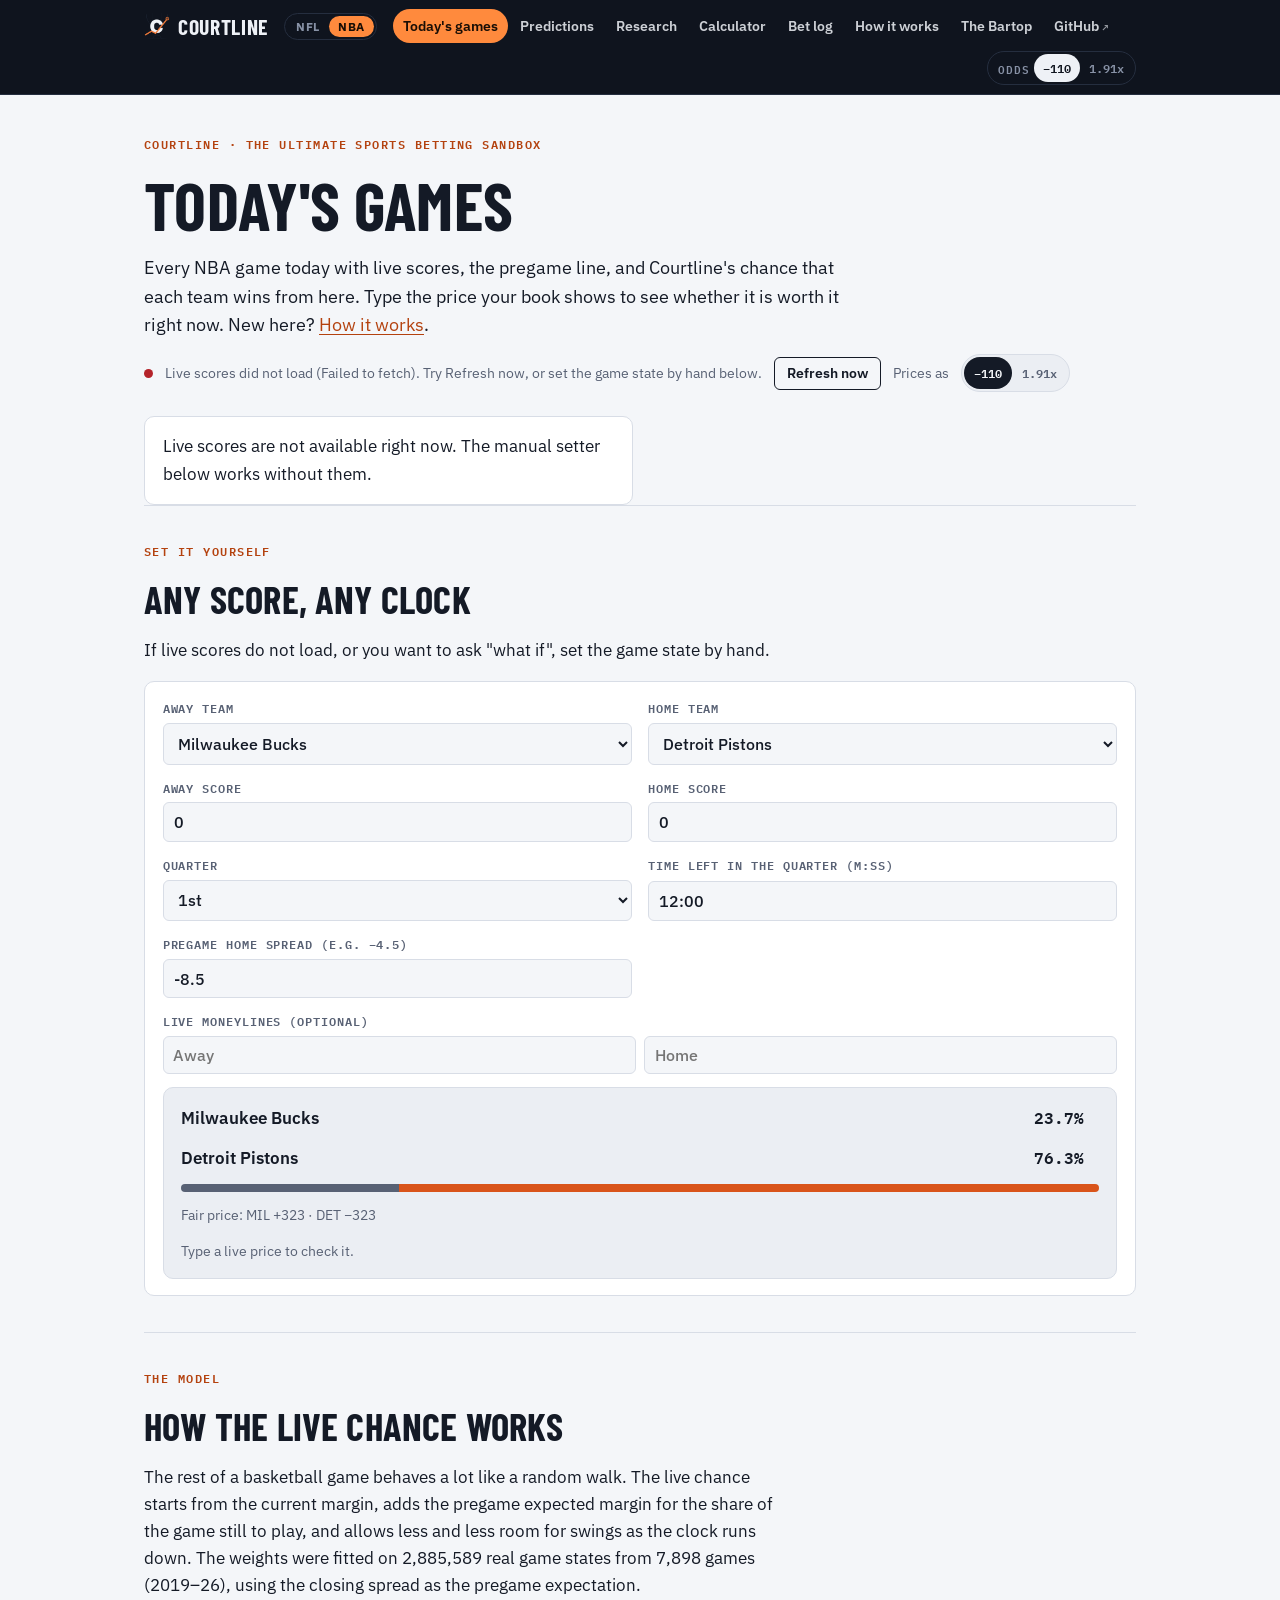
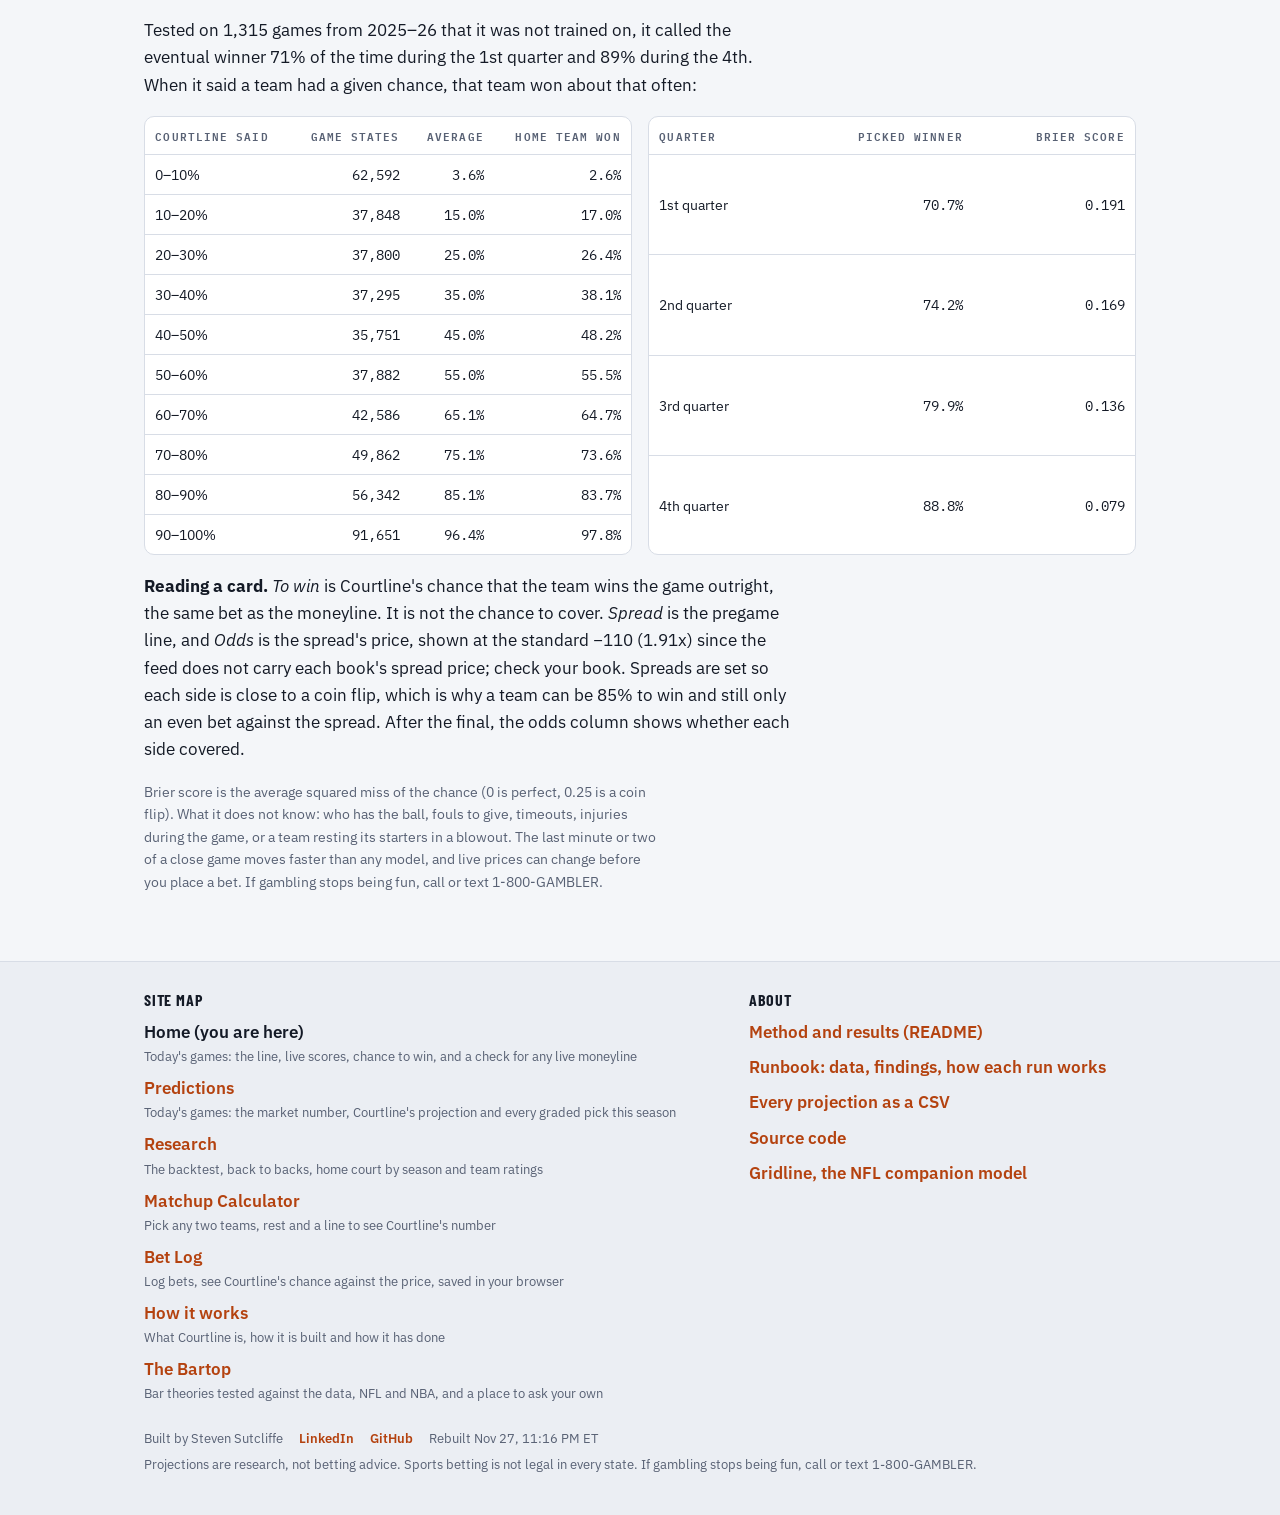
<file: docs/index.html>
<!doctype html>
<html lang="en">
<head>
<meta charset="utf-8">
<meta name="viewport" content="width=device-width, initial-scale=1, viewport-fit=cover">
<title>Courtline: today&#x27;s NBA games, lines and live win chances</title>
<meta name="description" content="The Ultimate Sports Betting Sandbox: every NBA game today with the line, live scores, and Courtline&#x27;s chance that each team wins. By Steven Sutcliffe.">
<link rel="canonical" href="https://stevopotpie.github.io/courtline/">
<meta property="og:title" content="Courtline: today&#x27;s NBA games, lines and live win chances">
<meta property="og:description" content="The Ultimate Sports Betting Sandbox: every NBA game today with the line, live scores, and Courtline&#x27;s chance that each team wins. By Steven Sutcliffe.">
<meta property="og:type" content="website">
<meta property="og:url" content="https://stevopotpie.github.io/courtline/">
<meta property="og:image" content="https://stevopotpie.github.io/courtline/og.png">
<meta name="twitter:card" content="summary_large_image">
<link rel="icon" type="image/png" href="icon.png">
<link rel="apple-touch-icon" href="icon.png">
<link rel="preconnect" href="https://fonts.googleapis.com">
<link rel="preconnect" href="https://fonts.gstatic.com" crossorigin>
<link rel="stylesheet" href="https://fonts.googleapis.com/css2?family=Barlow+Condensed:wght@600;700&family=IBM+Plex+Mono:wght@500;600&family=IBM+Plex+Sans:wght@400;500;600&display=swap">
<link rel="stylesheet" href="courtline.css?v=0a99e062">
<script src="courtline.js?v=d010fda8"></script>
</head>
<body>
<nav class="cl-nav" aria-label="Courtline pages"><div class="cl-in"><a class="cl-brand" href="./" aria-current="page"><img src="icon.png" alt="" width="26" height="26">Courtline</a><span class="sb-sw" role="group" aria-label="Switch sport"><a href="https://stevopotpie.github.io/gridline/" title="Gridline, the NFL model">NFL</a><a class="on" href="./" aria-current="true" title="Courtline, the NBA model">NBA</a></span><div class="cl-links"><a href="index.html" aria-current="page">Today's games</a><a href="predictions.html">Predictions</a><a href="research.html">Research</a><a href="calculator.html">Calculator</a><a href="bet-log.html">Bet log</a><a href="how-it-works.html">How it works</a><a href="bartop.html">The Bartop</a><a class="ext" href="https://github.com/stevopotpie/courtline">GitHub</a></div><div class="odds-toggle" role="group" aria-label="Show odds as"><span class="ot-l">Odds</span><button type="button" data-fmt="am" aria-pressed="true" title="American odds">&minus;110</button><button type="button" data-fmt="dec" aria-pressed="false" title="Decimal odds">1.91x</button></div></div></nav>
<style>
.ig-status{display:flex;flex-wrap:wrap;gap:.5rem .75rem;align-items:center}
.ig-status .dot{width:9px;height:9px;border-radius:50%;background:var(--muted)}
.ig-status .dot.live{background:var(--good);box-shadow:0 0 0 4px var(--good-soft)}
.ig-status .dot.err{background:var(--bad)}
.ig-games{display:grid;gap:.9rem;grid-template-columns:repeat(auto-fill,minmax(min(100%,22rem),1fr))}
.ig{background:var(--surface);border:1px solid var(--line);border-radius:10px;padding:.9rem 1rem;display:grid;gap:.65rem;min-width:0}
.ig.live{border-color:var(--accent)}
.ig-top{display:flex;justify-content:space-between;gap:.5rem;align-items:baseline;flex-wrap:wrap}
.ig-state{font:600 .78rem var(--font-mono);letter-spacing:.06em;text-transform:uppercase;color:var(--muted)}
.ig.live .ig-state{color:var(--accent-ink)}
.ig-row{display:grid;grid-template-columns:minmax(0,1fr) auto auto auto;gap:.2rem .9rem;align-items:baseline}
.ig-row .tm{font-weight:600;min-width:0;overflow:hidden;text-overflow:ellipsis;white-space:nowrap}
.ig-row .sc{font:600 1.6rem var(--font-mono);font-variant-numeric:tabular-nums;text-align:right}
.ig-row .ch{font:600 1rem var(--font-mono);font-variant-numeric:tabular-nums;text-align:right;min-width:4.2rem}
.ig-h{font:600 .68rem var(--font-body);letter-spacing:.08em;text-transform:uppercase;color:var(--muted)}
.ig-h span{text-align:right}
.ig-row.r5{grid-template-columns:minmax(0,1fr) auto auto auto auto;gap:.2rem .7rem}
.ig-row .cv{font:500 .9rem var(--font-mono);font-variant-numeric:tabular-nums;text-align:right;color:var(--muted);white-space:nowrap}
.ig-bar{display:flex;height:8px;border-radius:999px;overflow:hidden;background:var(--sunk)}
.ig-bar span{display:block;height:100%;transition:width .4s ease}
.ig-bar .a{background:var(--muted)}.ig-bar .h{background:var(--accent)}
.ig-prices{display:grid;grid-template-columns:repeat(2,minmax(0,1fr));gap:.5rem}
.ig-prices input{font:500 1rem var(--font-body);color:var(--ink);background:var(--bg);border:1px solid var(--line);border-radius:6px;padding:.5rem .6rem;width:100%;min-width:0}
.ig-prices input:focus{border-color:var(--accent);outline:none;box-shadow:0 0 0 3px var(--accent-soft)}
.ig-v{font-size:.9rem;display:grid;gap:.15rem}
.good{color:var(--good);font-weight:600}.bad{color:var(--bad);font-weight:600}
.ig-tables{display:grid;gap:1rem;grid-template-columns:repeat(auto-fit,minmax(min(100%,20rem),1fr))}
@media (prefers-reduced-motion:reduce){.ig-bar span{transition:none}}
</style>
<main class="wrap wide">
<header class="page-head">
  <span class="eyebrow">Courtline · The Ultimate Sports Betting Sandbox</span>
  <h1>Today's games</h1>
  <p class="lede">Every NBA game today with live scores, the pregame line, and Courtline's chance that each team wins from here. Type the price your book shows to see whether it is worth it right now. New here? <a href="how-it-works.html">How it works</a>.</p>
  <div class="ig-status"><span class="dot" id="ig-dot" aria-hidden="true"></span><span id="ig-status" class="small muted">Loading live scores…</span>
    <button type="button" class="btn small" id="ig-refresh">Refresh now</button><span class="small muted">Prices as</span><div class="odds-toggle inline" role="group" aria-label="Odds format"><button type="button" data-fmt="am" aria-pressed="true" title="American odds">&minus;110</button><button type="button" data-fmt="dec" aria-pressed="false" title="Decimal odds">1.91x</button></div></div>
</header>
<div id="ig-games" class="ig-games"><div class="panel"><p class="muted">Loading today's games…</p></div></div>

<section class="block" aria-labelledby="man-h">
  <span class="eyebrow">Set it yourself</span>
  <h2 id="man-h">Any score, any clock</h2>
  <p>If live scores do not load, or you want to ask "what if", set the game state by hand.</p>
  <form class="panel grid2" id="mf" novalidate>
    <label class="field"><span>Away team</span><select id="m-away"></select></label>
    <label class="field"><span>Home team</span><select id="m-home"></select></label>
    <label class="field"><span>Away score</span><input id="m-as" type="number" min="0" step="1" inputmode="numeric" value="0"></label>
    <label class="field"><span>Home score</span><input id="m-hs" type="number" min="0" step="1" inputmode="numeric" value="0"></label>
    <label class="field"><span>Quarter</span><select id="m-q"><option value="1">1st</option><option value="2">2nd</option><option value="3">3rd</option><option value="4">4th</option><option value="5">Overtime</option></select></label>
    <label class="field"><span>Time left in the quarter (m:ss)</span><input id="m-clock" type="text" inputmode="numeric" value="12:00" autocomplete="off"></label>
    <label class="field"><span>Pregame home spread (e.g. &minus;4.5)</span><input id="m-spread" type="number" step="0.5" inputmode="decimal"></label>
    <div class="field full"><span>Live moneylines (optional)</span><div class="ig-prices"><input id="m-pa" type="number" step="any" inputmode="decimal" aria-label="Away moneyline" placeholder="Away"><input id="m-ph" type="number" step="any" inputmode="decimal" aria-label="Home moneyline" placeholder="Home"></div></div>
    <div class="full" id="m-out" aria-live="polite"></div>
  </form>
</section>

<section class="block" aria-labelledby="how-ig-h">
  <span class="eyebrow">The model</span>
  <h2 id="how-ig-h">How the live chance works</h2>
  <p>The rest of a basketball game behaves a lot like a random walk. The live chance starts from the current margin, adds the pregame expected margin for the share of the game still to play, and allows less and less room for swings as the clock runs down. The weights were fitted on 2,885,589 real game states from 7,898 games (2019–26), using the closing spread as the pregame expectation.</p>
  <p>Tested on 1,315 games from 2025–26 that it was not trained on, it called the eventual winner 71% of the time during the 1st quarter and 89% during the 4th. When it said a team had a given chance, that team won about that often:</p>
  <div class="ig-tables">
    <div class="panel scroll" style="padding:0"><table class="t"><thead><tr><th>Courtline said</th><th class="r">Game states</th><th class="r">Average</th><th class="r">Home team won</th></tr></thead><tbody><tr><td>0–10%</td><td class="r m">62,592</td><td class="r m">3.6%</td><td class="r m">2.6%</td></tr><tr><td>10–20%</td><td class="r m">37,848</td><td class="r m">15.0%</td><td class="r m">17.0%</td></tr><tr><td>20–30%</td><td class="r m">37,800</td><td class="r m">25.0%</td><td class="r m">26.4%</td></tr><tr><td>30–40%</td><td class="r m">37,295</td><td class="r m">35.0%</td><td class="r m">38.1%</td></tr><tr><td>40–50%</td><td class="r m">35,751</td><td class="r m">45.0%</td><td class="r m">48.2%</td></tr><tr><td>50–60%</td><td class="r m">37,882</td><td class="r m">55.0%</td><td class="r m">55.5%</td></tr><tr><td>60–70%</td><td class="r m">42,586</td><td class="r m">65.1%</td><td class="r m">64.7%</td></tr><tr><td>70–80%</td><td class="r m">49,862</td><td class="r m">75.1%</td><td class="r m">73.6%</td></tr><tr><td>80–90%</td><td class="r m">56,342</td><td class="r m">85.1%</td><td class="r m">83.7%</td></tr><tr><td>90–100%</td><td class="r m">91,651</td><td class="r m">96.4%</td><td class="r m">97.8%</td></tr></tbody></table></div>
    <div class="panel scroll" style="padding:0"><table class="t"><thead><tr><th>Quarter</th><th class="r">Picked winner</th><th class="r">Brier score</th></tr></thead><tbody><tr><td>1st quarter</td><td class="r m">70.7%</td><td class="r m">0.191</td></tr><tr><td>2nd quarter</td><td class="r m">74.2%</td><td class="r m">0.169</td></tr><tr><td>3rd quarter</td><td class="r m">79.9%</td><td class="r m">0.136</td></tr><tr><td>4th quarter</td><td class="r m">88.8%</td><td class="r m">0.079</td></tr></tbody></table></div>
  </div>
  <p><strong>Reading a card.</strong> <em>To win</em> is Courtline's chance that the team wins the game outright, the same bet as the moneyline. It is not the chance to cover. <em>Spread</em> is the pregame line, and <em>Odds</em> is the spread's price, shown at the standard &minus;110 (1.91x) since the feed does not carry each book's spread price; check your book. Spreads are set so each side is close to a coin flip, which is why a team can be 85% to win and still only an even bet against the spread. After the final, the odds column shows whether each side covered.</p>
  <p class="small muted">Brier score is the average squared miss of the chance (0 is perfect, 0.25 is a coin flip). What it does not know: who has the ball, fouls to give, timeouts, injuries during the game, or a team resting its starters in a blowout. The last minute or two of a close game moves faster than any model, and live prices can change before you place a bet. If gambling stops being fun, call or text 1-800-GAMBLER.</p>
</section>
</main>
<script>
(function(){
var D = {"live":{"a":0.08404,"b":0.13763,"d":0.002},"pregame":{"401909327":{"mu":8.5,"src":"market","home":"DET","away":"MIL","hn":"Detroit Pistons","an":"Milwaukee Bucks","home_rest":3,"away_rest":2,"spread":-8.5,"total":219.5,"ml_home":-400.0,"ml_away":315.0,"tip":"2026-11-28T00:30:00+00:00"},"401909328":{"mu":-3.0,"src":"market","home":"IND","away":"PHI","hn":"Indiana Pacers","an":"Philadelphia 76ers","home_rest":4,"away_rest":2,"spread":3.0,"total":231.5,"ml_home":132.0,"ml_away":-155.0,"tip":"2026-11-28T00:30:00+00:00"},"401909329":{"mu":7.5,"src":"market","home":"TOR","away":"BKN","hn":"Toronto Raptors","an":"Brooklyn Nets","home_rest":4,"away_rest":2,"spread":-7.5,"total":219.5,"ml_home":-319.0,"ml_away":251.0,"tip":"2026-11-28T00:30:00+00:00"},"401909330":{"mu":9.5,"src":"market","home":"BOS","away":"ATL","hn":"Boston Celtics","an":"Atlanta Hawks","home_rest":3,"away_rest":5,"spread":-9.5,"total":222.0,"ml_home":-400.0,"ml_away":310.0,"tip":"2026-11-28T01:00:00+00:00"},"401909331":{"mu":3.5,"src":"market","home":"MIN","away":"MEM","hn":"Minnesota Timberwolves","an":"Memphis Grizzlies","home_rest":2,"away_rest":2,"spread":-3.5,"total":221.0,"ml_home":-160.0,"ml_away":136.0,"tip":"2026-11-28T01:30:00+00:00"},"401909332":{"mu":2.0,"src":"market","home":"PHX","away":"DAL","hn":"Phoenix Suns","an":"Dallas Mavericks","home_rest":2,"away_rest":3,"spread":-2.0,"total":227.5,"ml_home":-133.0,"ml_away":110.0,"tip":"2026-11-28T02:00:00+00:00"},"401909333":{"mu":5.5,"src":"market","home":"SA","away":"LAL","hn":"San Antonio Spurs","an":"Los Angeles Lakers","home_rest":2,"away_rest":4,"spread":-5.5,"total":225.0,"ml_home":-216.0,"ml_away":183.0,"tip":"2026-11-28T02:30:00+00:00"},"401909334":{"mu":-10.0,"src":"market","home":"UTAH","away":"DEN","hn":"Utah Jazz","an":"Denver Nuggets","home_rest":4,"away_rest":3,"spread":10.0,"total":228.5,"ml_home":375.0,"ml_away":-490.0,"tip":"2026-11-28T02:30:00+00:00"},"401909335":{"mu":3.0,"src":"market","home":"LAC","away":"NO","hn":"LA Clippers","an":"New Orleans Pelicans","home_rest":2,"away_rest":4,"spread":-3.0,"total":231.5,"ml_home":-155.0,"ml_away":130.0,"tip":"2026-11-28T02:30:00+00:00"},"401909336":{"mu":8.5,"src":"market","home":"POR","away":"GS","hn":"Portland Trail Blazers","an":"Golden State Warriors","home_rest":2,"away_rest":2,"spread":-8.5,"total":221.0,"ml_home":-375.0,"ml_away":300.0,"tip":"2026-11-28T02:30:00+00:00"},"401910046":{"mu":-3.5,"src":"market","home":"WSH","away":"ORL","hn":"Washington Wizards","an":"Orlando Magic","home_rest":4,"away_rest":4,"spread":3.5,"total":219.5,"ml_home":142.0,"ml_away":-169.0,"tip":"2026-11-28T22:00:00+00:00"},"401910047":{"mu":5.5,"src":"market","home":"CHA","away":"BKN","hn":"Charlotte Hornets","an":"Brooklyn Nets","home_rest":3,"away_rest":1,"spread":-5.5,"total":213.5,"ml_home":-235.0,"ml_away":191.0,"tip":"2026-11-28T23:00:00+00:00"},"401910048":{"mu":2.5,"src":"market","home":"CHI","away":"IND","hn":"Chicago Bulls","an":"Indiana Pacers","home_rest":3,"away_rest":1,"spread":-2.5,"total":235.0,"ml_home":-145.0,"ml_away":122.0,"tip":"2026-11-29T01:00:00+00:00"},"401910049":{"mu":-11.5,"src":"market","home":"MIL","away":"OKC","hn":"Milwaukee Bucks","an":"Oklahoma City Thunder","home_rest":1,"away_rest":3,"spread":11.5,"total":228.5,"ml_home":421.0,"ml_away":-560.0,"tip":"2026-11-29T01:00:00+00:00"},"401910050":{"mu":12.5,"src":"market","home":"HOU","away":"PHI","hn":"Houston Rockets","an":"Philadelphia 76ers","home_rest":3,"away_rest":1,"spread":-12.5,"total":221.5,"ml_home":-510.0,"ml_away":390.0,"tip":"2026-11-29T01:30:00+00:00"},"401910054":{"mu":0.1,"src":"ratings","home":"CLE","away":"MIA","hn":"Cleveland Cavaliers","an":"Miami Heat","home_rest":4,"away_rest":2,"spread":null,"total":null,"ml_home":null,"ml_away":null,"tip":"2026-11-29T20:30:00+00:00"},"401910051":{"mu":1.9,"src":"ratings","home":"MEM","away":"LAL","hn":"Memphis Grizzlies","an":"Los Angeles Lakers","home_rest":2,"away_rest":2,"spread":null,"total":null,"ml_home":null,"ml_away":null,"tip":"2026-11-29T21:00:00+00:00"},"401910052":{"mu":4.0,"src":"ratings","home":"SA","away":"BOS","hn":"San Antonio Spurs","an":"Boston Celtics","home_rest":2,"away_rest":2,"spread":null,"total":null,"ml_home":null,"ml_away":null,"tip":"2026-11-29T21:00:00+00:00"},"401910053":{"mu":-2.3,"src":"ratings","home":"UTAH","away":"PHX","hn":"Utah Jazz","an":"Phoenix Suns","home_rest":2,"away_rest":2,"spread":null,"total":null,"ml_home":null,"ml_away":null,"tip":"2026-11-29T22:00:00+00:00"},"401910055":{"mu":11.3,"src":"ratings","home":"DET","away":"ORL","hn":"Detroit Pistons","an":"Orlando Magic","home_rest":2,"away_rest":1,"spread":null,"total":null,"ml_home":null,"ml_away":null,"tip":"2026-11-29T23:00:00+00:00"},"401910056":{"mu":7.5,"src":"ratings","home":"NY","away":"ATL","hn":"New York Knicks","an":"Atlanta Hawks","home_rest":2,"away_rest":2,"spread":null,"total":null,"ml_home":null,"ml_away":null,"tip":"2026-11-29T23:00:00+00:00"},"401910057":{"mu":1.2,"src":"ratings","home":"TOR","away":"DEN","hn":"Toronto Raptors","an":"Denver Nuggets","home_rest":2,"away_rest":2,"spread":null,"total":null,"ml_home":null,"ml_away":null,"tip":"2026-11-29T23:00:00+00:00"},"401910058":{"mu":11.6,"src":"ratings","home":"POR","away":"NO","hn":"Portland Trail Blazers","an":"New Orleans Pelicans","home_rest":2,"away_rest":2,"spread":null,"total":null,"ml_home":null,"ml_away":null,"tip":"2026-11-29T23:00:00+00:00"},"401910059":{"mu":5.1,"src":"ratings","home":"GS","away":"LAC","hn":"Golden State Warriors","an":"LA Clippers","home_rest":2,"away_rest":2,"spread":null,"total":null,"ml_home":null,"ml_away":null,"tip":"2026-11-30T01:30:00+00:00"},"401910060":{"mu":-10.7,"src":"ratings","home":"SAC","away":"MIN","hn":"Sacramento Kings","an":"Minnesota Timberwolves","home_rest":4,"away_rest":2,"spread":null,"total":null,"ml_home":null,"ml_away":null,"tip":"2026-11-30T02:00:00+00:00"},"401910061":{"mu":5.3,"src":"ratings","home":"CHA","away":"WSH","hn":"Charlotte Hornets","an":"Washington Wizards","home_rest":2,"away_rest":2,"spread":null,"total":null,"ml_home":null,"ml_away":null,"tip":"2026-12-01T00:00:00+00:00"},"401910062":{"mu":5.8,"src":"ratings","home":"DET","away":"DEN","hn":"Detroit Pistons","an":"Denver Nuggets","home_rest":1,"away_rest":1,"spread":null,"total":null,"ml_home":null,"ml_away":null,"tip":"2026-12-01T00:00:00+00:00"},"401910063":{"mu":-6.7,"src":"ratings","home":"BKN","away":"OKC","hn":"Brooklyn Nets","an":"Oklahoma City Thunder","home_rest":2,"away_rest":2,"spread":null,"total":null,"ml_home":null,"ml_away":null,"tip":"2026-12-01T00:30:00+00:00"},"401910064":{"mu":6.4,"src":"ratings","home":"HOU","away":"LAL","hn":"Houston Rockets","an":"Los Angeles Lakers","home_rest":2,"away_rest":1,"spread":null,"total":null,"ml_home":null,"ml_away":null,"tip":"2026-12-01T00:30:00+00:00"},"401910065":{"mu":-2.4,"src":"ratings","home":"DAL","away":"BOS","hn":"Dallas Mavericks","an":"Boston Celtics","home_rest":3,"away_rest":1,"spread":null,"total":null,"ml_home":null,"ml_away":null,"tip":"2026-12-01T01:00:00+00:00"},"401910066":{"mu":-10.5,"src":"ratings","home":"MIL","away":"SA","hn":"Milwaukee Bucks","an":"San Antonio Spurs","home_rest":2,"away_rest":1,"spread":null,"total":null,"ml_home":null,"ml_away":null,"tip":"2026-12-01T01:00:00+00:00"},"401910067":{"mu":0.3,"src":"ratings","home":"SAC","away":"NO","hn":"Sacramento Kings","an":"New Orleans Pelicans","home_rest":1,"away_rest":1,"spread":null,"total":null,"ml_home":null,"ml_away":null,"tip":"2026-12-01T03:00:00+00:00"}},"teams":[{"team":"SA","name":"San Antonio Spurs","ortg":115.8,"drtg":106.5},{"team":"NY","name":"New York Knicks","ortg":114.4,"drtg":106.7},{"team":"BOS","name":"Boston Celtics","ortg":114.1,"drtg":106.5},{"team":"HOU","name":"Houston Rockets","ortg":117.5,"drtg":111.5},{"team":"MIN","name":"Minnesota Timberwolves","ortg":112.1,"drtg":106.3},{"team":"DET","name":"Detroit Pistons","ortg":113.0,"drtg":108.4},{"team":"LAL","name":"Los Angeles Lakers","ortg":115.0,"drtg":111.1},{"team":"POR","name":"Portland Trail Blazers","ortg":113.3,"drtg":109.5},{"team":"MEM","name":"Memphis Grizzlies","ortg":116.1,"drtg":113.0},{"team":"OKC","name":"Oklahoma City Thunder","ortg":113.1,"drtg":110.5},{"team":"MIA","name":"Miami Heat","ortg":116.8,"drtg":114.8},{"team":"ATL","name":"Atlanta Hawks","ortg":111.3,"drtg":109.5},{"team":"DEN","name":"Denver Nuggets","ortg":115.5,"drtg":114.4},{"team":"PHI","name":"Philadelphia 76ers","ortg":114.6,"drtg":114.8},{"team":"PHX","name":"Phoenix Suns","ortg":112.9,"drtg":113.4},{"team":"TOR","name":"Toronto Raptors","ortg":112.4,"drtg":113.0},{"team":"DAL","name":"Dallas Mavericks","ortg":111.7,"drtg":112.6},{"team":"CLE","name":"Cleveland Cavaliers","ortg":114.5,"drtg":115.5},{"team":"GS","name":"Golden State Warriors","ortg":111.4,"drtg":113.0},{"team":"ORL","name":"Orlando Magic","ortg":108.9,"drtg":112.3},{"team":"CHA","name":"Charlotte Hornets","ortg":109.2,"drtg":112.9},{"team":"CHI","name":"Chicago Bulls","ortg":111.9,"drtg":115.6},{"team":"IND","name":"Indiana Pacers","ortg":110.7,"drtg":114.6},{"team":"LAC","name":"LA Clippers","ortg":110.9,"drtg":115.5},{"team":"UTAH","name":"Utah Jazz","ortg":108.4,"drtg":114.9},{"team":"WSH","name":"Washington Wizards","ortg":109.8,"drtg":116.7},{"team":"NO","name":"New Orleans Pelicans","ortg":110.3,"drtg":117.3},{"team":"BKN","name":"Brooklyn Nets","ortg":108.9,"drtg":117.6},{"team":"MIL","name":"Milwaukee Bucks","ortg":108.9,"drtg":118.0},{"team":"SAC","name":"Sacramento Kings","ortg":108.3,"drtg":118.5}],"rm":{"intercept":2.6068371137225896,"d_net":0.8291810158440359,"h_b2b":-1.7690624429873831,"a_b2b":2.072460737370467,"rest_diff":-0.009552036532207443}}, L = D.live, $ = function(i){return document.getElementById(i)};
var URL_ = "https://site.api.espn.com/apis/site/v2/sports/basketball/nba/scoreboard";
var T = {}; D.teams.forEach(function(t){ T[t.team] = t; });
function esc(s){ return String(s == null ? "" : s).replace(/[&<>"']/g, function(c){ return {"&":"&amp;","<":"&lt;",">":"&gt;",'"':"&quot;","'":"&#39;"}[c]; }); }
function pc(p){ return (100*p).toFixed(1) + "%"; }
function secsLeft(period, clock){ if (period <= 0) return 2880; return period <= 4 ? (4 - period) * 720 + clock : clock; }
function winHome(margin, secs, mu){
  if (secs <= 0) return margin > 0 ? 1 : margin < 0 ? 0 : 0.5;
  var tau = secs / 2880 + L.d, z = L.a * margin / Math.sqrt(tau) + L.b * mu * Math.sqrt(tau);
  return 1 / (1 + Math.exp(-z));
}
var SPREAD_PRICE = -110;   // standard spread price; the odds feed does not carry each book's spread price
function sp(x){ return x > 0 ? "+" + x : x < 0 ? "\u2212" + Math.abs(x) : "PK"; }
function ratingsMu(h, a){
  var th = T[h], ta = T[a]; if (!th || !ta) return 0;
  var c = D.rm; return c.intercept + c.d_net * ((th.ortg - th.drtg) - (ta.ortg - ta.drtg));
}
function readPrice(el){ var v = el.value; if (v === "" || isNaN(+v)) return null; v = +v;
  if (CL.format() === "dec") return v > 1 ? CL.toAm(v) : null; return (v >= 100 || v <= -100) ? v : null; }
function showPrice(am){ if (am == null) return ""; return CL.format() === "dec" ? CL.toDec(am).toFixed(2) : String(Math.round(am)); }
function verdict(teamA, teamH, ph, pa, phm){
  var ia = pa != null ? CL.implied(pa) : null, ih = phm != null ? CL.implied(phm) : null;
  if (ia == null && ih == null) return '<span class="muted">Type a live price to check it.</span>';
  var both = ia != null && ih != null, sum = both ? ia + ih : null, out = "";
  [[teamA, pa, ia, 1 - ph], [teamH, phm, ih, ph]].forEach(function(r){
    if (r[1] == null) return;
    var d = 100 * (r[3] - r[2]);
    out += '<div><strong>' + esc(r[0]) + ' ' + CL.fmt(r[1]) + '</strong>: needs ' + pc(r[2]) + (both ? ', market ' + pc(r[2] / sum) + ' without the cut' : '') +
      ', Courtline ' + pc(r[3]) + '. ' + (d >= 0 ? '<span class="good">Worth it by ' + d.toFixed(1) + ' pts</span>' : '<span class="bad">Short by ' + (-d).toFixed(1) + ' pts</span>') + '</div>';
  });
  if (both) out += '<div class="small muted">The book’s cut on these two prices: ' + (100 * (sum - 1)).toFixed(1) + '%.</div>';
  return out;
}

// ------------------------------------------------ live board
var cards = {}, games = {};
function cardHTML(id){
  return '<article class="ig" id="g-' + id + '"><div class="ig-top"><span class="ig-state"></span><span class="small muted ig-pre"></span></div>' +
    '<div class="ig-row r5 ig-h"><span></span><span></span><span>To win</span><span>Spread</span><span>Odds</span></div>' +
    '<div class="ig-row r5"><span class="tm ig-an"></span><span class="sc ig-as"></span><span class="ch ig-ac"></span><span class="cv ig-asp"></span><span class="cv ig-aod"></span></div>' +
    '<div class="ig-row r5"><span class="tm ig-hn"></span><span class="sc ig-hs"></span><span class="ch ig-hc"></span><span class="cv ig-hsp"></span><span class="cv ig-hod"></span></div>' +
    '<div class="ig-bar" aria-hidden="true"><span class="a"></span><span class="h"></span></div>' +
    '<div class="small muted ig-fair"></div>' +
    '<div class="ig-prices"><input type="number" step="any" inputmode="decimal" class="ig-pa" aria-label="Away live moneyline"><input type="number" step="any" inputmode="decimal" class="ig-ph" aria-label="Home live moneyline"></div>' +
    '<div class="ig-v"></div></article>';
}
function q(card, cls){ return card.querySelector("." + cls); }
function paintCard(id){
  var g = games[id], c = cards[id]; if (!g || !c) return;
  var pre = D.pregame[id], mu = pre ? pre.mu : ratingsMu(g.home, g.away);
  var secs = g.state === "pre" ? 2880 : secsLeft(g.period, g.clock);
  var margin = g.hs - g.as_, ph = g.state === "post" ? (margin > 0 ? 1 : 0) : winHome(margin, secs, mu);
  c.classList.toggle("live", g.state === "in");
  q(c, "ig-state").textContent = g.detail;
  q(c, "ig-pre").textContent = pre && pre.spread != null ? "Pregame spread: " + (pre.spread < 0 ? g.home + " −" + Math.abs(pre.spread) : pre.spread > 0 ? g.away + " −" + pre.spread : "Pick'em") + (pre.total != null ? " · Total " + pre.total : "") : g.state === "post" ? "" :
    (pre ? "Pregame: Courtline " + (mu >= 0 ? g.home : g.away) + " by " + Math.abs(mu).toFixed(1) : "No pregame number; ratings only");
  q(c, "ig-an").textContent = g.an; q(c, "ig-hn").textContent = g.hn;
  q(c, "ig-as").textContent = g.state === "pre" ? "" : g.as_; q(c, "ig-hs").textContent = g.state === "pre" ? "" : g.hs;
  q(c, "ig-ac").textContent = pc(1 - ph); q(c, "ig-hc").textContent = pc(ph);
  var hasSp = !!(pre && pre.spread != null);
  function odd(side){   // home side's line is pre.spread; after the final, did that side cover
    if (!hasSp) return "";
    if (g.state !== "post") return CL.fmt(SPREAD_PRICE);
    var m = (side === "home" ? 1 : -1) * (margin + pre.spread);
    return m > 0 ? "Covered" : m < 0 ? "Missed" : "Push";
  }
  q(c, "ig-asp").textContent = hasSp ? sp(-pre.spread) : "–"; q(c, "ig-hsp").textContent = hasSp ? sp(pre.spread) : "–";
  q(c, "ig-aod").textContent = odd("away"); q(c, "ig-hod").textContent = odd("home");
  q(c, "a").style.width = (100 * (1 - ph)).toFixed(1) + "%"; q(c, "h").style.width = (100 * ph).toFixed(1) + "%";
  var done = g.state === "post";
  q(c, "ig-prices").hidden = done;
  q(c, "ig-pa").placeholder = g.away + " price"; q(c, "ig-ph").placeholder = g.home + " price";
  q(c, "ig-fair").innerHTML = done ? "Final." : ("Fair price now: " + esc(g.away) + " " + CL.fmt(CL.fair(1 - ph)) + " · " + esc(g.home) + " " + CL.fmt(CL.fair(ph)) +
    (g.state === "pre" ? ". Before tip this is the pregame chance; it moves with the score once the game starts." : ""));
  q(c, "ig-v").innerHTML = done ? "" : verdict(g.away, g.home, ph, readPrice(q(c, "ig-pa")), readPrice(q(c, "ig-ph")));
}
function setStatus(cls, text){ $("ig-dot").className = "dot " + cls; $("ig-status").textContent = text; }
function load(){
  setStatus("", "Updating…");
  fetch(URL_, { cache: "no-store" }).then(function(r){ if (!r.ok) throw new Error("HTTP " + r.status); return r.json(); }).then(function(j){
    var evs = (j.events || []).slice().sort(function(a, b){
      var ra = {in:0, pre:1, post:2}[a.status.type.state], rb = {in:0, pre:1, post:2}[b.status.type.state];
      return ra - rb || (a.date < b.date ? -1 : 1);
    });
    var wrap = $("ig-games"), live = 0;
    if (!evs.length) { wrap.innerHTML = '<div class="panel"><p>No NBA games on ESPN’s board today. Use the manual setter below.</p></div>'; cards = {}; }
    else if (!wrap.querySelector(".ig")) wrap.innerHTML = "";
    evs.forEach(function(ev){
      var comp = ev.competitions[0], st = ev.status, home = null, away = null;
      comp.competitors.forEach(function(x){ if (x.homeAway === "home") home = x; else away = x; });
      if (!home || !away) return;
      var id = String(ev.id);
      games[id] = { home: home.team.abbreviation, away: away.team.abbreviation, hn: home.team.shortDisplayName || home.team.displayName,
        an: away.team.shortDisplayName || away.team.displayName, hs: +home.score || 0, as_: +away.score || 0,
        state: st.type.state, period: st.period || 0, clock: +st.clock || 0,
        detail: st.type.state === "pre" ? new Date(ev.date).toLocaleTimeString("en-US", { hour: "numeric", minute: "2-digit", timeZone: "America/New_York" }) + " ET" : (st.type.shortDetail || st.type.detail || "") };
      if (st.type.state === "in") live++;
      if (!cards[id]) {
        wrap.insertAdjacentHTML("beforeend", cardHTML(id)); cards[id] = $("g-" + id);
        var pre = D.pregame[id];
        if (pre && st.type.state === "pre") { if (pre.ml_away != null) q(cards[id], "ig-pa").value = showPrice(pre.ml_away); if (pre.ml_home != null) q(cards[id], "ig-ph").value = showPrice(pre.ml_home); }
        ["ig-pa", "ig-ph"].forEach(function(cls){ q(cards[id], cls).addEventListener("input", function(){ paintCard(id); }); });
      }
      paintCard(id);
    });
    var now = new Date().toLocaleTimeString("en-US", { hour: "numeric", minute: "2-digit", second: "2-digit" });
    setStatus(live ? "live" : "", (live ? live + (live === 1 ? " game live" : " games live") : "No games live right now") + ". Scores from ESPN, updated " + now + ", refreshing every 30 seconds.");
  }).catch(function(err){
    setStatus("err", "Live scores did not load (" + err.message + "). Try Refresh now, or set the game state by hand below.");
    if (!$("ig-games").querySelector(".ig")) $("ig-games").innerHTML = '<div class="panel"><p>Live scores are not available right now. The manual setter below works without them.</p></div>';
  });
}
var timer = null;
function start(){ if (timer) clearInterval(timer); timer = setInterval(function(){ if (document.visibilityState === "visible") load(); }, 30000); }
document.addEventListener("visibilitychange", function(){ if (document.visibilityState === "visible") load(); });
$("ig-refresh").addEventListener("click", load);

// ------------------------------------------------ manual setter
var sorted = D.teams.slice().sort(function(a, b){ return a.name.localeCompare(b.name); });
["m-away", "m-home"].forEach(function(id){ $(id).innerHTML = sorted.map(function(t){ return '<option value="' + t.team + '">' + esc(t.name) + '</option>'; }).join(""); });
var first = Object.keys(D.pregame).map(function(k){ return D.pregame[k]; }).sort(function(a, b){ return a.tip < b.tip ? -1 : 1; })[0];
if (first && T[first.home] && T[first.away]) { $("m-away").value = first.away; $("m-home").value = first.home; if (first.spread != null) $("m-spread").value = first.spread; }
else if (sorted.length > 1) { $("m-away").value = sorted[0].team; $("m-home").value = sorted[1].team; }
function manual(){
  var a = $("m-away").value, h = $("m-home").value;
  if (a === h) { $("m-out").innerHTML = '<p>Pick two different teams.</p>'; return; }
  var qn = +$("m-q").value, ck = ($("m-clock").value || "").trim().split(":"), clock = ck.length === 2 ? (+ck[0]) * 60 + (+ck[1]) : +ck[0] * 60;
  if (isNaN(clock)) clock = 0;
  clock = Math.max(0, Math.min(qn === 5 ? 300 : 720, clock));
  var sp = $("m-spread").value, mu = (sp !== "" && !isNaN(+sp)) ? -(+sp) : ratingsMu(h, a);
  var margin = (+$("m-hs").value || 0) - (+$("m-as").value || 0), ph = winHome(margin, secsLeft(qn, clock), mu);
  $("m-out").innerHTML = '<div class="panel" style="background:var(--sunk)"><div class="ig-row"><span class="tm">' + esc(T[a].name) + '</span><span></span><span class="ch">' + pc(1 - ph) + '</span></div>' +
    '<div class="ig-row"><span class="tm">' + esc(T[h].name) + '</span><span></span><span class="ch">' + pc(ph) + '</span></div>' +
    '<div class="ig-bar" aria-hidden="true"><span class="a" style="width:' + (100 * (1 - ph)).toFixed(1) + '%"></span><span class="h" style="width:' + (100 * ph).toFixed(1) + '%"></span></div>' +
    '<p class="small muted">Fair price: ' + a + ' ' + CL.fmt(CL.fair(1 - ph)) + ' · ' + h + ' ' + CL.fmt(CL.fair(ph)) + (sp === "" ? '. No spread entered, so the pregame expectation comes from team ratings.' : '') + '</p>' +
    '<div class="ig-v">' + verdict(a, h, ph, readPrice($("m-pa")), readPrice($("m-ph"))) + '</div></div>';
}
["m-away", "m-home", "m-as", "m-hs", "m-q", "m-clock", "m-spread", "m-pa", "m-ph"].forEach(function(id){ $(id).addEventListener("input", manual); $(id).addEventListener("change", manual); });

// ------------------------------------------------ odds format switch: convert typed prices, repaint
var lastFmt = CL.format();
document.addEventListener("cl-odds", function(){
  document.querySelectorAll(".ig-pa, .ig-ph, #m-pa, #m-ph").forEach(function(el){
    var v = el.value; if (v === "" || isNaN(+v)) return;
    var am = lastFmt === "dec" ? (+v > 1 ? CL.toAm(+v) : null) : +v; el.value = am == null ? "" : showPrice(am);
  });
  lastFmt = CL.format(); Object.keys(cards).forEach(paintCard); manual();
});
manual(); load(); start();
})();
</script>
<footer class="cl-map"><div class="cl-in"><nav aria-label="Site map"><h2>Site map</h2><ul><li><span class="here">Home (you are here)</span><span class="d">Today&#x27;s games: the line, live scores, chance to win, and a check for any live moneyline</span></li><li><a href="predictions.html">Predictions</a><span class="d">Today&#x27;s games: the market number, Courtline&#x27;s projection and every graded pick this season</span></li><li><a href="research.html">Research</a><span class="d">The backtest, back to backs, home court by season and team ratings</span></li><li><a href="calculator.html">Matchup Calculator</a><span class="d">Pick any two teams, rest and a line to see Courtline&#x27;s number</span></li><li><a href="bet-log.html">Bet Log</a><span class="d">Log bets, see Courtline&#x27;s chance against the price, saved in your browser</span></li><li><a href="how-it-works.html">How it works</a><span class="d">What Courtline is, how it is built and how it has done</span></li><li><a href="bartop.html">The Bartop</a><span class="d">Bar theories tested against the data, NFL and NBA, and a place to ask your own</span></li></ul></nav><nav aria-label="About Courtline"><h2>About</h2><ul><li><a href="https://github.com/stevopotpie/courtline#readme">Method and results (README)</a></li><li><a href="https://github.com/stevopotpie/courtline/blob/main/RUNBOOK.md">Runbook: data, findings, how each run works</a></li><li><a href="https://github.com/stevopotpie/courtline/blob/main/data/predictions.csv">Every projection as a CSV</a></li><li><a href="https://github.com/stevopotpie/courtline">Source code</a></li><li><a href="https://stevopotpie.github.io/gridline/">Gridline, the NFL companion model</a></li></ul></nav><div class="foot"><span>Built by Steven Sutcliffe</span><a href="https://www.linkedin.com/in/steven-sutcliffe/">LinkedIn</a><a href="https://github.com/stevopotpie">GitHub</a><span>Rebuilt Nov 27, 11:16 PM ET</span><span>Projections are research, not betting advice. Sports betting is not legal in every state. If gambling stops being fun, call or text 1-800-GAMBLER.</span></div></div></footer>
</body>
</html>
</file>
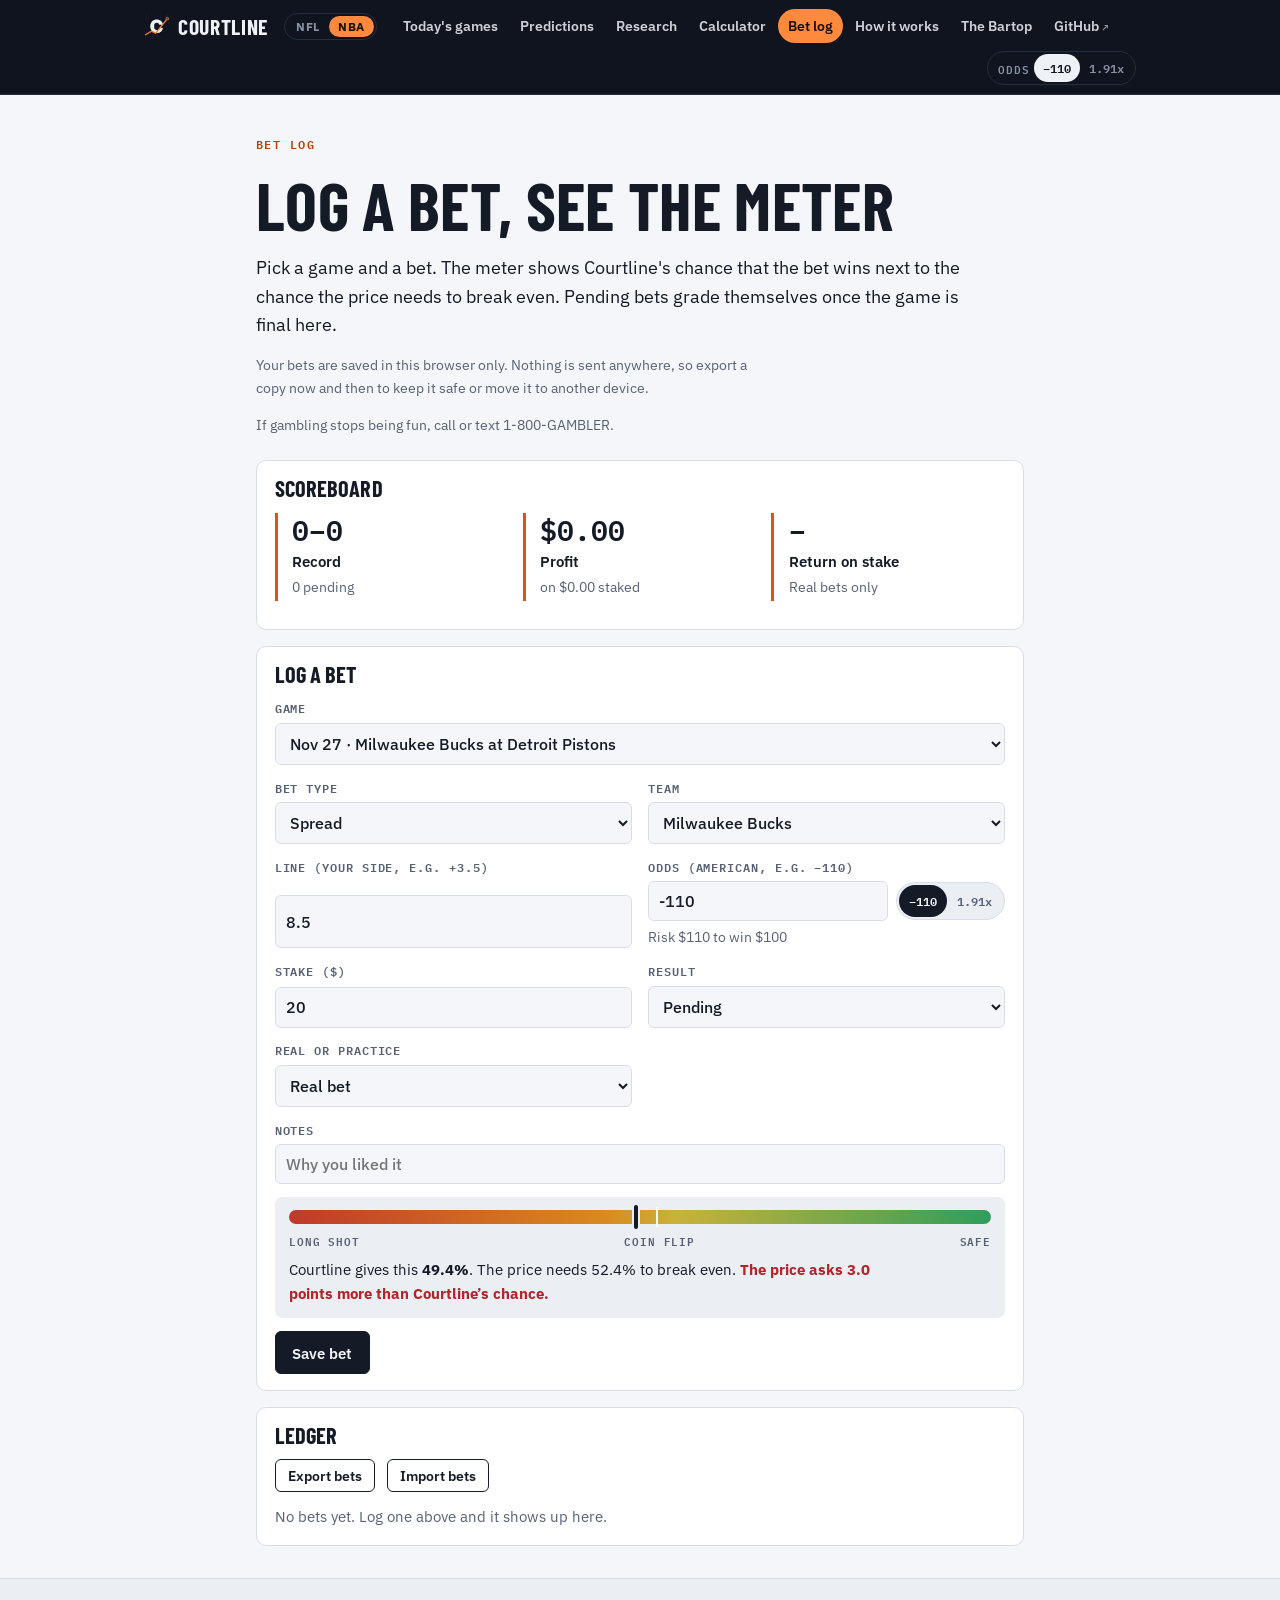
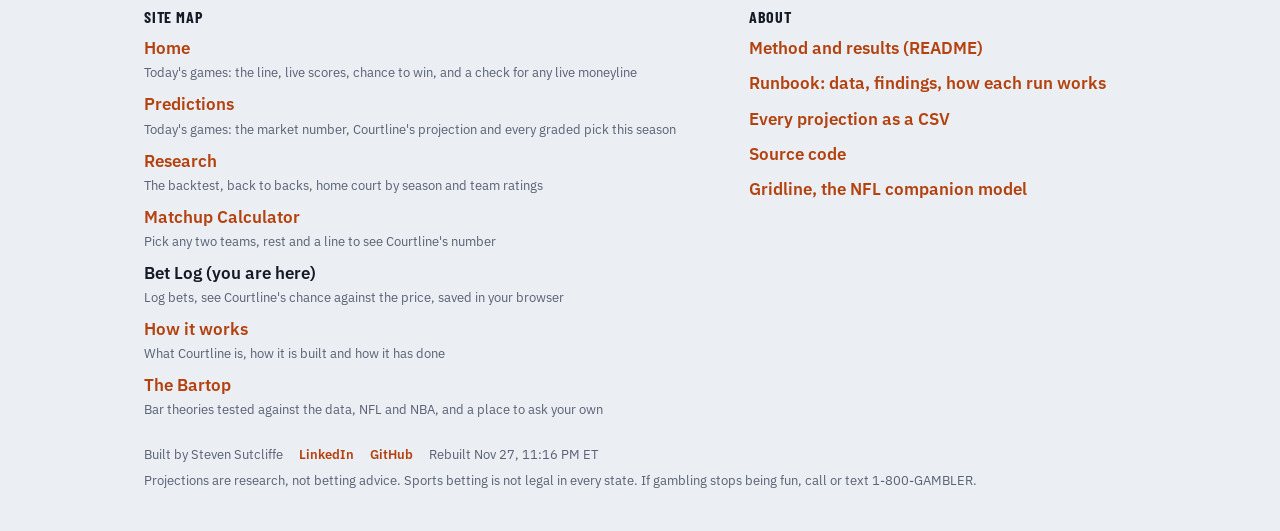
<file: docs/bet-log.html>
<!doctype html>
<html lang="en">
<head>
<meta charset="utf-8">
<meta name="viewport" content="width=device-width, initial-scale=1, viewport-fit=cover">
<title>Courtline Bet Log</title>
<meta name="description" content="Log NBA bets and see Courtline&#x27;s chance against the price. Bets are saved in your browser only, with export and import.">
<link rel="canonical" href="https://stevopotpie.github.io/courtline/bet-log.html">
<meta property="og:title" content="Courtline Bet Log">
<meta property="og:description" content="Log NBA bets and see Courtline&#x27;s chance against the price. Bets are saved in your browser only, with export and import.">
<meta property="og:type" content="website">
<meta property="og:url" content="https://stevopotpie.github.io/courtline/bet-log.html">
<meta property="og:image" content="https://stevopotpie.github.io/courtline/og.png">
<meta name="twitter:card" content="summary_large_image">
<link rel="icon" type="image/png" href="icon.png">
<link rel="apple-touch-icon" href="icon.png">
<link rel="preconnect" href="https://fonts.googleapis.com">
<link rel="preconnect" href="https://fonts.gstatic.com" crossorigin>
<link rel="stylesheet" href="https://fonts.googleapis.com/css2?family=Barlow+Condensed:wght@600;700&family=IBM+Plex+Mono:wght@500;600&family=IBM+Plex+Sans:wght@400;500;600&display=swap">
<link rel="stylesheet" href="courtline.css?v=0a99e062">
<script src="courtline.js?v=d010fda8"></script>
</head>
<body>
<nav class="cl-nav" aria-label="Courtline pages"><div class="cl-in"><a class="cl-brand" href="./"><img src="icon.png" alt="" width="26" height="26">Courtline</a><span class="sb-sw" role="group" aria-label="Switch sport"><a href="https://stevopotpie.github.io/gridline/" title="Gridline, the NFL model">NFL</a><a class="on" href="./" aria-current="true" title="Courtline, the NBA model">NBA</a></span><div class="cl-links"><a href="index.html">Today's games</a><a href="predictions.html">Predictions</a><a href="research.html">Research</a><a href="calculator.html">Calculator</a><a href="bet-log.html" aria-current="page">Bet log</a><a href="how-it-works.html">How it works</a><a href="bartop.html">The Bartop</a><a class="ext" href="https://github.com/stevopotpie/courtline">GitHub</a></div><div class="odds-toggle" role="group" aria-label="Show odds as"><span class="ot-l">Odds</span><button type="button" data-fmt="am" aria-pressed="true" title="American odds">&minus;110</button><button type="button" data-fmt="dec" aria-pressed="false" title="Decimal odds">1.91x</button></div></div></nav>
<style>
.meter{display:grid;gap:.45rem;padding:.8rem .9rem;background:var(--sunk);border-radius:8px}
.m-bar{position:relative;height:14px;border-radius:999px;background:linear-gradient(90deg,#C0392B 0%,#D98A1E 45%,#C9B23A 55%,#2E9E5B 100%)}
.m-mark{position:absolute;top:-5px;width:4px;height:24px;margin-left:-2px;background:var(--ink);border-radius:2px;box-shadow:0 0 0 2px var(--sunk)}
.m-be{position:absolute;top:-3px;width:2px;height:20px;margin-left:-1px;background:var(--surface);opacity:.95}
.m-scale{display:flex;justify-content:space-between;font:600 .68rem var(--font-mono);letter-spacing:.08em;text-transform:uppercase;color:var(--muted)}
.m-text{font-size:.95rem}.m-text strong.good{color:var(--good)}.m-text strong.bad{color:var(--bad)}
.bets{display:grid;gap:.6rem}
.bet{display:grid;grid-template-columns:minmax(0,1fr) auto;gap:.3rem .8rem;padding:.75rem .85rem;border:1px solid var(--line);border-radius:8px;background:var(--bg)}
.bet .who{font-weight:600}.bet .meta{font-size:.85rem;color:var(--muted)}
.bet .right{text-align:right;display:grid;gap:.3rem;justify-items:end}
.bet .acts{display:flex;gap:.4rem}.bet .acts button{font:600 .78rem var(--font-body);background:none;border:0;color:var(--accent-ink);cursor:pointer;padding:0}
.empty{color:var(--muted);font-size:.95rem}
</style>
<main class="wrap">
<header class="page-head">
  <span class="eyebrow">Bet log</span>
  <h1>Log a bet, see the meter</h1>
  <p class="lede">Pick a game and a bet. The meter shows Courtline's chance that the bet wins next to the chance the price needs to break even. Pending bets grade themselves once the game is final here.</p>
  <p class="small muted">Your bets are saved in this browser only. Nothing is sent anywhere, so export a copy now and then to keep it safe or move it to another device.</p>
  <p class="small muted">If gambling stops being fun, call or text 1-800-GAMBLER.</p>
</header>
<section class="panel" aria-labelledby="sb-h"><h2 id="sb-h" style="font-size:1.4rem">Scoreboard</h2><div class="stats" id="kpis"></div><p class="small muted" id="kpi-sim"></p></section>
<section class="panel" aria-labelledby="form-h" style="margin-top:1rem">
  <h2 id="form-h" style="font-size:1.4rem">Log a bet</h2>
  <form id="f" class="grid2" novalidate>
    <label class="field full"><span>Game</span><select id="f-game"></select></label>
    <label class="field full" id="f-desc-w" hidden><span>Game (type it in)</span><input id="f-desc" type="text" autocomplete="off" placeholder="e.g. Lakers at Celtics, Dec 25"></label>
    <label class="field"><span>Bet type</span><select id="f-market"><option value="spread">Spread</option><option value="over">Total: over</option><option value="under">Total: under</option><option value="ml">Moneyline</option></select></label>
    <label class="field" id="f-team-w"><span>Team</span><select id="f-team"></select></label>
    <label class="field" id="f-line-w"><span id="f-line-l">Line (your side, e.g. +3.5)</span><input id="f-line" type="number" step="0.5" inputmode="decimal"></label>
    <div class="field"><span id="f-odds-l">Odds</span><div class="odds-in"><input id="f-odds" type="number" step="any" inputmode="decimal" aria-labelledby="f-odds-l"><div class="odds-toggle inline" role="group" aria-label="Enter odds as"><button type="button" data-fmt="am" aria-pressed="true" title="American odds">&minus;110</button><button type="button" data-fmt="dec" aria-pressed="false" title="Decimal odds">1.91x</button></div></div><p class="small muted" id="f-odds-x" style="margin:0"></p></div>
    <label class="field"><span>Stake ($)</span><input id="f-stake" type="number" step="1" min="0" inputmode="decimal" value="20"></label>
    <label class="field"><span>Result</span><select id="f-result"><option value="pending">Pending</option><option value="win">Win</option><option value="loss">Loss</option><option value="push">Push</option></select></label>
    <label class="field"><span>Real or practice</span><select id="f-kind"><option value="real">Real bet</option><option value="sim">Practice (kept separate)</option></select></label>
    <label class="field full"><span>Notes</span><input id="f-notes" type="text" autocomplete="off" placeholder="Why you liked it"></label>
    <div class="meter full" id="meter" aria-live="polite"></div>
    <div class="full actions" style="align-items:center"><button type="submit" class="btn primary" id="f-save">Save bet</button><button type="button" class="btn" id="f-cancel" hidden>Cancel edit</button><span class="msg" id="f-msg"></span></div>
  </form>
</section>
<section class="panel" aria-labelledby="led-h" style="margin-top:1rem">
  <h2 id="led-h" style="font-size:1.4rem">Ledger</h2>
  <div class="actions"><button type="button" class="btn small" id="l-export">Export bets</button><button type="button" class="btn small" id="l-import">Import bets</button>
    <input type="file" id="l-file" accept="application/json,.json" hidden><span class="msg" id="l-msg"></span></div>
  <div class="bets" id="bets"></div>
</section>
</main>
<script>
(function(){
var D = {"games":[{"id":401909090,"tip":"2026-10-21T01:50:00+00:00","home":"SA","away":"OKC","hn":"San Antonio Spurs","an":"Oklahoma City Thunder","final":true,"hs":104,"as_":116,"sp":1.0,"tot":231.0,"pm":-1.1,"pt":232.0,"rm":2.7,"rt":223.5},{"id":401909834,"tip":"2026-10-21T23:00:00+00:00","home":"ORL","away":"ATL","hn":"Orlando Magic","an":"Atlanta Hawks","final":true,"hs":125,"as_":132,"sp":-2.0,"tot":233.5,"pm":1.9,"pt":234.8,"rm":2.4,"rt":225.6},{"id":401909835,"tip":"2026-10-21T23:00:00+00:00","home":"WSH","away":"MIL","hn":"Washington Wizards","an":"Milwaukee Bucks","final":true,"hs":128,"as_":116,"sp":-4.0,"tot":238.0,"pm":3.9,"pt":239.6,"rm":0.2,"rt":232.9},{"id":401909091,"tip":"2026-10-21T23:30:00+00:00","home":"MIA","away":"MIN","hn":"Miami Heat","an":"Minnesota Timberwolves","final":true,"hs":106,"as_":131,"sp":-1.5,"tot":240.5,"pm":1.5,"pt":241.2,"rm":5.0,"rt":233.9},{"id":401909836,"tip":"2026-10-21T23:30:00+00:00","home":"BKN","away":"CHA","hn":"Brooklyn Nets","an":"Charlotte Hornets","final":true,"hs":103,"as_":110,"sp":1.5,"tot":220.0,"pm":-1.8,"pt":221.0,"rm":-10.6,"rt":222.8},{"id":401909837,"tip":"2026-10-21T23:30:00+00:00","home":"TOR","away":"CHI","hn":"Toronto Raptors","an":"Chicago Bulls","final":true,"hs":135,"as_":92,"sp":-10.5,"tot":237.5,"pm":10.5,"pt":238.3,"rm":8.6,"rt":231.5},{"id":401909838,"tip":"2026-10-22T00:00:00+00:00","home":"MEM","away":"UTAH","hn":"Memphis Grizzlies","an":"Utah Jazz","final":true,"hs":123,"as_":103,"sp":-1.5,"tot":241.5,"pm":1.4,"pt":242.2,"rm":0.1,"rt":239.1},{"id":401909839,"tip":"2026-10-22T00:00:00+00:00","home":"NO","away":"IND","hn":"New Orleans Pelicans","an":"Indiana Pacers","final":true,"hs":120,"as_":123,"sp":3.0,"tot":239.0,"pm":-3.1,"pt":239.8,"rm":4.4,"rt":234.5},{"id":401909840,"tip":"2026-10-22T00:30:00+00:00","home":"HOU","away":"DAL","hn":"Houston Rockets","an":"Dallas Mavericks","final":true,"hs":128,"as_":110,"sp":-10.0,"tot":230.0,"pm":10.0,"pt":230.7,"rm":9.2,"rt":228.5},{"id":401909092,"tip":"2026-10-22T02:00:00+00:00","home":"LAL","away":"GS","hn":"Los Angeles Lakers","an":"Golden State Warriors","final":true,"hs":127,"as_":105,"sp":-6.5,"tot":233.5,"pm":6.5,"pt":235.2,"rm":5.0,"rt":225.5},{"id":401909841,"tip":"2026-10-22T02:00:00+00:00","home":"POR","away":"PHX","hn":"Portland Trail Blazers","an":"Phoenix Suns","final":true,"hs":124,"as_":83,"sp":-2.5,"tot":231.5,"pm":2.4,"pt":233.1,"rm":4.2,"rt":223.9},{"id":401909842,"tip":"2026-10-22T02:30:00+00:00","home":"LAC","away":"SAC","hn":"LA Clippers","an":"Sacramento Kings","final":true,"hs":121,"as_":96,"sp":-5.0,"tot":227.0,"pm":5.0,"pt":227.7,"rm":9.3,"rt":229.4},{"id":401909093,"tip":"2026-10-22T23:00:00+00:00","home":"PHI","away":"CLE","hn":"Philadelphia 76ers","an":"Cleveland Cavaliers","final":true,"hs":114,"as_":106,"sp":-2.5,"tot":236.5,"pm":2.0,"pt":238.6,"rm":1.0,"rt":224.4},{"id":401909094,"tip":"2026-10-23T01:30:00+00:00","home":"OKC","away":"DEN","hn":"Oklahoma City Thunder","an":"Denver Nuggets","final":true,"hs":96,"as_":84,"sp":-8.0,"tot":236.5,"pm":7.5,"pt":237.2,"rm":4.8,"rt":229.6},{"id":401909848,"tip":"2026-10-23T20:00:00+00:00","home":"MIL","away":"CHI","hn":"Milwaukee Bucks","an":"Chicago Bulls","final":true,"hs":125,"as_":132,"sp":-1.0,"tot":237.5,"pm":0.9,"pt":238.7,"rm":2.6,"rt":232.9},{"id":401909095,"tip":"2026-10-23T23:00:00+00:00","home":"BOS","away":"NY","hn":"Boston Celtics","an":"New York Knicks","final":true,"hs":107,"as_":103,"sp":-2.5,"tot":220.5,"pm":2.4,"pt":221.3,"rm":-0.1,"rt":219.6},{"id":401909843,"tip":"2026-10-23T23:00:00+00:00","home":"CHA","away":"ATL","hn":"Charlotte Hornets","an":"Atlanta Hawks","final":true,"hs":81,"as_":128,"sp":2.5,"tot":227.0,"pm":-2.5,"pt":227.5,"rm":8.2,"rt":226.5},{"id":401909844,"tip":"2026-10-23T23:00:00+00:00","home":"IND","away":"DAL","hn":"Indiana Pacers","an":"Dallas Mavericks","final":true,"hs":105,"as_":121,"sp":-7.0,"tot":239.5,"pm":6.9,"pt":240.2,"rm":4.0,"rt":236.0},{"id":401909845,"tip":"2026-10-23T23:00:00+00:00","home":"ORL","away":"MIN","hn":"Orlando Magic","an":"Minnesota Timberwolves","final":true,"hs":93,"as_":115,"sp":-1.5,"tot":234.5,"pm":1.4,"pt":235.7,"rm":2.0,"rt":226.4},{"id":401909846,"tip":"2026-10-23T23:00:00+00:00","home":"WSH","away":"TOR","hn":"Washington Wizards","an":"Toronto Raptors","final":true,"hs":102,"as_":112,"sp":8.5,"tot":237.0,"pm":-8.8,"pt":237.8,"rm":-7.8,"rt":232.4},{"id":401909847,"tip":"2026-10-24T00:00:00+00:00","home":"MIA","away":"DET","hn":"Miami Heat","an":"Detroit Pistons","final":true,"hs":111,"as_":128,"sp":1.5,"tot":235.0,"pm":-1.7,"pt":235.6,"rm":-1.0,"rt":230.6},{"id":401909096,"tip":"2026-10-24T01:30:00+00:00","home":"SA","away":"HOU","hn":"San Antonio Spurs","an":"Houston Rockets","final":true,"hs":110,"as_":114,"sp":-5.0,"tot":224.5,"pm":5.0,"pt":225.3,"rm":2.9,"rt":221.7},{"id":401909849,"tip":"2026-10-24T01:30:00+00:00","home":"UTAH","away":"NO","hn":"Utah Jazz","an":"New Orleans Pelicans","final":true,"hs":120,"as_":119,"sp":-1.0,"tot":239.5,"pm":0.8,"pt":239.9,"rm":-1.4,"rt":237.7},{"id":401909850,"tip":"2026-10-24T02:00:00+00:00","home":"GS","away":"MEM","hn":"Golden State Warriors","an":"Memphis Grizzlies","final":true,"hs":108,"as_":111,"sp":-4.5,"tot":237.5,"pm":4.5,"pt":238.7,"rm":5.7,"rt":233.2},{"id":401909851,"tip":"2026-10-24T02:00:00+00:00","home":"LAL","away":"LAC","hn":"Los Angeles Lakers","an":"LA Clippers","final":true,"hs":125,"as_":117,"sp":-8.5,"tot":225.5,"pm":8.4,"pt":226.3,"rm":0.8,"rt":224.6},{"id":401909852,"tip":"2026-10-24T02:00:00+00:00","home":"SAC","away":"POR","hn":"Sacramento Kings","an":"Portland Trail Blazers","final":true,"hs":120,"as_":128,"sp":10.0,"tot":232.5,"pm":-10.2,"pt":233.9,"rm":-5.4,"rt":226.6},{"id":401909863,"tip":"2026-10-25T23:00:00+00:00","home":"NY","away":"ORL","hn":"New York Knicks","an":"Orlando Magic","final":true,"hs":102,"as_":111,"sp":-7.0,"tot":224.5,"pm":7.1,"pt":225.5,"rm":10.2,"rt":221.0},{"id":401909864,"tip":"2026-10-25T23:00:00+00:00","home":"MIN","away":"TOR","hn":"Minnesota Timberwolves","an":"Toronto Raptors","final":true,"hs":117,"as_":94,"sp":-3.5,"tot":228.75,"pm":3.4,"pt":229.2,"rm":-0.5,"rt":226.1},{"id":401909865,"tip":"2026-10-25T23:00:00+00:00","home":"OKC","away":"LAC","hn":"Oklahoma City Thunder","an":"LA Clippers","final":true,"hs":108,"as_":101,"sp":-16.5,"tot":223.5,"pm":16.5,"pt":223.7,"rm":5.0,"rt":225.1},{"id":401909866,"tip":"2026-10-25T23:30:00+00:00","home":"PHI","away":"DET","hn":"Philadelphia 76ers","an":"Detroit Pistons","final":true,"hs":93,"as_":106,"sp":2.0,"tot":228.5,"pm":-2.4,"pt":229.6,"rm":-4.5,"rt":223.1},{"id":401909867,"tip":"2026-10-26T01:00:00+00:00","home":"SAC","away":"MEM","hn":"Sacramento Kings","an":"Memphis Grizzlies","final":true,"hs":112,"as_":123,"sp":3.5,"tot":234.5,"pm":-3.6,"pt":235.4,"rm":2.7,"rt":233.8},{"id":401909868,"tip":"2026-10-26T23:00:00+00:00","home":"CHA","away":"WSH","hn":"Charlotte Hornets","an":"Washington Wizards","final":true,"hs":110,"as_":103,"sp":-3.0,"tot":228.0,"pm":3.1,"pt":228.4,"rm":11.9,"rt":230.2},{"id":401909869,"tip":"2026-10-26T23:00:00+00:00","home":"CLE","away":"MIN","hn":"Cleveland Cavaliers","an":"Minnesota Timberwolves","final":true,"hs":127,"as_":125,"sp":-3.5,"tot":234.0,"pm":3.6,"pt":235.8,"rm":2.0,"rt":226.5},{"id":401909870,"tip":"2026-10-26T23:30:00+00:00","home":"BOS","away":"CHI","hn":"Boston Celtics","an":"Chicago Bulls","final":true,"hs":134,"as_":99,"sp":-14.0,"tot":233.0,"pm":14.2,"pt":233.8,"rm":11.0,"rt":229.4},{"id":401909871,"tip":"2026-10-26T23:30:00+00:00","home":"MIA","away":"DAL","hn":"Miami Heat","an":"Dallas Mavericks","final":true,"hs":109,"as_":113,"sp":-7.5,"tot":240.5,"pm":7.5,"pt":240.8,"rm":5.7,"rt":238.0},{"id":401909872,"tip":"2026-10-27T00:00:00+00:00","home":"MIL","away":"IND","hn":"Milwaukee Bucks","an":"Indiana Pacers","final":true,"hs":110,"as_":102,"sp":4.5,"tot":238.5,"pm":-4.4,"pt":240.3,"rm":1.3,"rt":233.8},{"id":401909873,"tip":"2026-10-27T00:00:00+00:00","home":"OKC","away":"PHX","hn":"Oklahoma City Thunder","an":"Phoenix Suns","final":true,"hs":125,"as_":114,"sp":-8.5,"tot":221.5,"pm":8.3,"pt":222.1,"rm":8.2,"rt":223.0},{"id":401909874,"tip":"2026-10-27T00:30:00+00:00","home":"HOU","away":"ATL","hn":"Houston Rockets","an":"Atlanta Hawks","final":true,"hs":120,"as_":110,"sp":-4.5,"tot":229.5,"pm":4.4,"pt":230.2,"rm":4.4,"rt":226.1},{"id":401909875,"tip":"2026-10-27T01:00:00+00:00","home":"UTAH","away":"MEM","hn":"Utah Jazz","an":"Memphis Grizzlies","final":true,"hs":105,"as_":110,"sp":1.0,"tot":237.5,"pm":-1.1,"pt":238.4,"rm":2.4,"rt":238.6},{"id":401909876,"tip":"2026-10-27T02:00:00+00:00","home":"DEN","away":"GS","hn":"Denver Nuggets","an":"Golden State Warriors","final":true,"hs":114,"as_":134,"sp":-7.0,"tot":236.5,"pm":7.0,"pt":237.4,"rm":7.8,"rt":232.1},{"id":401909877,"tip":"2026-10-27T23:30:00+00:00","home":"BOS","away":"BKN","hn":"Boston Celtics","an":"Brooklyn Nets","final":true,"hs":125,"as_":124,"sp":-12.5,"tot":223.5,"pm":12.4,"pt":224.7,"rm":13.8,"rt":222.5},{"id":401909878,"tip":"2026-10-28T00:00:00+00:00","home":"NY","away":"DET","hn":"New York Knicks","an":"Detroit Pistons","final":true,"hs":111,"as_":97,"sp":-4.0,"tot":219.5,"pm":3.9,"pt":220.1,"rm":3.2,"rt":219.2},{"id":401909879,"tip":"2026-10-28T00:00:00+00:00","home":"SA","away":"SAC","hn":"San Antonio Spurs","an":"Sacramento Kings","final":true,"hs":130,"as_":103,"sp":-18.5,"tot":232.5,"pm":18.7,"pt":233.7,"rm":12.2,"rt":227.3},{"id":401909880,"tip":"2026-10-28T03:00:00+00:00","home":"LAL","away":"POR","hn":"Los Angeles Lakers","an":"Portland Trail Blazers","final":true,"hs":129,"as_":136,"sp":-2.0,"tot":233.5,"pm":1.7,"pt":234.8,"rm":1.8,"rt":224.9},{"id":401909881,"tip":"2026-10-28T23:00:00+00:00","home":"ATL","away":"MIA","hn":"Atlanta Hawks","an":"Miami Heat","final":true,"hs":117,"as_":129,"sp":-2.5,"tot":242.0,"pm":2.5,"pt":242.7,"rm":4.9,"rt":234.3},{"id":401909882,"tip":"2026-10-28T23:00:00+00:00","home":"CLE","away":"WSH","hn":"Cleveland Cavaliers","an":"Washington Wizards","final":true,"hs":121,"as_":111,"sp":-9.5,"tot":240.0,"pm":9.5,"pt":241.2,"rm":8.1,"rt":232.4},{"id":401909883,"tip":"2026-10-28T23:00:00+00:00","home":"DET","away":"CHA","hn":"Detroit Pistons","an":"Charlotte Hornets","final":true,"hs":97,"as_":89,"sp":-7.5,"tot":213.0,"pm":7.2,"pt":213.0,"rm":1.1,"rt":220.4},{"id":401909884,"tip":"2026-10-28T23:00:00+00:00","home":"IND","away":"PHI","hn":"Indiana Pacers","an":"Philadelphia 76ers","final":true,"hs":109,"as_":114,"sp":7.5,"tot":234.0,"pm":-7.7,"pt":235.1,"rm":1.9,"rt":228.7},{"id":401909885,"tip":"2026-10-28T23:30:00+00:00","home":"TOR","away":"ORL","hn":"Toronto Raptors","an":"Orlando Magic","final":true,"hs":129,"as_":99,"sp":-4.5,"tot":224.5,"pm":4.5,"pt":225.0,"rm":6.6,"rt":224.0},{"id":401909886,"tip":"2026-10-29T00:00:00+00:00","home":"CHI","away":"NY","hn":"Chicago Bulls","an":"New York Knicks","final":true,"hs":127,"as_":133,"sp":7.5,"tot":232.0,"pm":-7.6,"pt":233.3,"rm":-6.8,"rt":228.2},{"id":401909887,"tip":"2026-10-29T00:00:00+00:00","home":"MIL","away":"HOU","hn":"Milwaukee Bucks","an":"Houston Rockets","final":true,"hs":100,"as_":132,"sp":8.5,"tot":226.5,"pm":-8.7,"pt":227.3,"rm":-6.1,"rt":226.8},{"id":401909888,"tip":"2026-10-29T00:00:00+00:00","home":"MIN","away":"GS","hn":"Minnesota Timberwolves","an":"Golden State Warriors","final":true,"hs":114,"as_":119,"sp":-4.0,"tot":227.5,"pm":4.0,"pt":227.7,"rm":6.5,"rt":229.8},{"id":401909889,"tip":"2026-10-29T00:00:00+00:00","home":"NO","away":"DEN","hn":"New Orleans Pelicans","an":"Denver Nuggets","final":true,"hs":91,"as_":104,"sp":4.5,"tot":240.5,"pm":-4.5,"pt":240.9,"rm":0.0,"rt":236.5},{"id":401909890,"tip":"2026-10-29T01:00:00+00:00","home":"UTAH","away":"SA","hn":"Utah Jazz","an":"San Antonio Spurs","final":true,"hs":111,"as_":117,"sp":13.5,"tot":233.5,"pm":-13.5,"pt":234.5,"rm":-5.5,"rt":231.7},{"id":401909891,"tip":"2026-10-29T01:30:00+00:00","home":"DAL","away":"OKC","hn":"Dallas Mavericks","an":"Oklahoma City Thunder","final":true,"hs":120,"as_":96,"sp":5.5,"tot":228.0,"pm":-5.7,"pt":228.2,"rm":-6.2,"rt":228.9},{"id":401909892,"tip":"2026-10-29T02:30:00+00:00","home":"LAC","away":"LAL","hn":"LA Clippers","an":"Los Angeles Lakers","final":true,"hs":87,"as_":103,"sp":-1.0,"tot":224.5,"pm":1.2,"pt":225.4,"rm":5.3,"rt":227.8},{"id":401909895,"tip":"2026-10-30T02:00:00+00:00","home":"POR","away":"MEM","hn":"Portland Trail Blazers","an":"Memphis Grizzlies","final":true,"hs":103,"as_":124,"sp":-7.5,"tot":234.5,"pm":7.5,"pt":235.2,"rm":9.8,"rt":230.7},{"id":401909277,"tip":"2026-10-30T23:00:00+00:00","home":"WSH","away":"CHA","hn":"Washington Wizards","an":"Charlotte Hornets","final":true,"hs":95,"as_":79,"sp":-1.5,"tot":235.5,"pm":1.2,"pt":237.0,"rm":-6.4,"rt":228.0},{"id":401909278,"tip":"2026-10-30T23:30:00+00:00","home":"BOS","away":"CHI","hn":"Boston Celtics","an":"Chicago Bulls","final":true,"hs":125,"as_":111,"sp":-11.5,"tot":232.5,"pm":11.7,"pt":232.8,"rm":13.2,"rt":231.5},{"id":401909279,"tip":"2026-10-30T23:30:00+00:00","home":"BKN","away":"DET","hn":"Brooklyn Nets","an":"Detroit Pistons","final":true,"hs":94,"as_":110,"sp":7.5,"tot":225.5,"pm":-7.7,"pt":226.9,"rm":-8.8,"rt":221.9},{"id":401909280,"tip":"2026-10-30T23:30:00+00:00","home":"PHI","away":"NY","hn":"Philadelphia 76ers","an":"New York Knicks","final":true,"hs":98,"as_":93,"sp":-2.5,"tot":231.5,"pm":2.3,"pt":233.0,"rm":-4.3,"rt":221.6},{"id":401909281,"tip":"2026-10-30T23:30:00+00:00","home":"TOR","away":"ORL","hn":"Toronto Raptors","an":"Orlando Magic","final":true,"hs":114,"as_":121,"sp":-3.5,"tot":226.5,"pm":3.5,"pt":227.1,"rm":9.0,"rt":224.3},{"id":401909282,"tip":"2026-10-31T00:00:00+00:00","home":"MIA","away":"IND","hn":"Miami Heat","an":"Indiana Pacers","final":true,"hs":145,"as_":125,"sp":-3.5,"tot":241.5,"pm":3.5,"pt":242.0,"rm":4.7,"rt":236.6},{"id":401909283,"tip":"2026-10-31T00:00:00+00:00","home":"DAL","away":"HOU","hn":"Dallas Mavericks","an":"Houston Rockets","final":true,"hs":116,"as_":111,"sp":4.5,"tot":227.5,"pm":-4.7,"pt":227.7,"rm":-4.7,"rt":229.0},{"id":401909284,"tip":"2026-10-31T00:00:00+00:00","home":"MIN","away":"LAC","hn":"Minnesota Timberwolves","an":"LA Clippers","final":true,"hs":127,"as_":101,"sp":-9.5,"tot":230.5,"pm":9.4,"pt":231.2,"rm":2.9,"rt":226.3},{"id":401909285,"tip":"2026-10-31T02:00:00+00:00","home":"GS","away":"LAL","hn":"Golden State Warriors","an":"Los Angeles Lakers","final":true,"hs":112,"as_":95,"sp":1.5,"tot":236.5,"pm":-1.7,"pt":237.8,"rm":-1.3,"rt":229.0},{"id":401909286,"tip":"2026-10-31T02:00:00+00:00","home":"PHX","away":"DEN","hn":"Phoenix Suns","an":"Denver Nuggets","final":true,"hs":120,"as_":127,"sp":2.5,"tot":233.5,"pm":-2.5,"pt":234.6,"rm":-1.5,"rt":229.1},{"id":401909922,"tip":"2026-11-05T00:00:00+00:00","home":"DET","away":"PHI","hn":"Detroit Pistons","an":"Philadelphia 76ers","final":true,"hs":106,"as_":112,"sp":-2.5,"tot":217.5,"pm":2.5,"pt":218.0,"rm":8.1,"rt":219.2},{"id":401909923,"tip":"2026-11-05T00:00:00+00:00","home":"WSH","away":"ATL","hn":"Washington Wizards","an":"Atlanta Hawks","final":true,"hs":105,"as_":120,"sp":1.5,"tot":233.5,"pm":-1.7,"pt":234.3,"rm":-1.7,"rt":229.7},{"id":401909924,"tip":"2026-11-05T00:30:00+00:00","home":"BOS","away":"MIL","hn":"Boston Celtics","an":"Milwaukee Bucks","final":true,"hs":109,"as_":102,"sp":-11.5,"tot":223.5,"pm":11.6,"pt":224.3,"rm":13.9,"rt":225.9},{"id":401909925,"tip":"2026-11-05T00:30:00+00:00","home":"BKN","away":"CHA","hn":"Brooklyn Nets","an":"Charlotte Hornets","final":true,"hs":114,"as_":104,"sp":3.5,"tot":212.5,"pm":-3.7,"pt":213.5,"rm":-4.5,"rt":218.6},{"id":401909926,"tip":"2026-11-05T00:30:00+00:00","home":"NY","away":"CHI","hn":"New York Knicks","an":"Chicago Bulls","final":true,"hs":135,"as_":105,"sp":-12.5,"tot":233.5,"pm":12.6,"pt":234.4,"rm":14.6,"rt":228.0},{"id":401909929,"tip":"2026-11-05T01:00:00+00:00","home":"OKC","away":"CLE","hn":"Oklahoma City Thunder","an":"Cleveland Cavaliers","final":true,"hs":124,"as_":116,"sp":-1.5,"tot":228.5,"pm":1.4,"pt":229.2,"rm":4.6,"rt":226.1},{"id":401909930,"tip":"2026-11-05T01:30:00+00:00","home":"HOU","away":"MIN","hn":"Houston Rockets","an":"Minnesota Timberwolves","final":true,"hs":107,"as_":117,"sp":-7.5,"tot":220.5,"pm":7.5,"pt":220.3,"rm":6.0,"rt":225.0},{"id":401909931,"tip":"2026-11-05T02:00:00+00:00","home":"DEN","away":"TOR","hn":"Denver Nuggets","an":"Toronto Raptors","final":true,"hs":128,"as_":109,"sp":-5.5,"tot":231.5,"pm":5.4,"pt":231.7,"rm":0.7,"rt":231.0},{"id":401909932,"tip":"2026-11-05T02:00:00+00:00","home":"PHX","away":"POR","hn":"Phoenix Suns","an":"Portland Trail Blazers","final":true,"hs":119,"as_":132,"sp":3.5,"tot":228.0,"pm":-3.7,"pt":228.8,"rm":-3.2,"rt":226.7},{"id":401909933,"tip":"2026-11-05T02:30:00+00:00","home":"SA","away":"DAL","hn":"San Antonio Spurs","an":"Dallas Mavericks","final":true,"hs":112,"as_":111,"sp":-11.5,"tot":227.5,"pm":11.6,"pt":227.6,"rm":10.9,"rt":228.2},{"id":401909934,"tip":"2026-11-05T03:00:00+00:00","home":"SAC","away":"LAL","hn":"Sacramento Kings","an":"Los Angeles Lakers","final":true,"hs":103,"as_":116,"sp":11.5,"tot":238.0,"pm":-11.7,"pt":239.3,"rm":-6.2,"rt":230.9},{"id":401909936,"tip":"2026-11-06T02:00:00+00:00","home":"PHX","away":"ORL","hn":"Phoenix Suns","an":"Orlando Magic","final":true,"hs":117,"as_":104,"sp":-1.5,"tot":222.5,"pm":1.1,"pt":223.3,"rm":0.3,"rt":225.2},{"id":401909937,"tip":"2026-11-06T03:00:00+00:00","home":"GS","away":"MIA","hn":"Golden State Warriors","an":"Miami Heat","final":true,"hs":120,"as_":100,"sp":-3.5,"tot":235.5,"pm":3.7,"pt":236.1,"rm":5.0,"rt":237.1},{"id":401909287,"tip":"2026-11-07T00:00:00+00:00","home":"ATL","away":"WSH","hn":"Atlanta Hawks","an":"Washington Wizards","final":true,"hs":139,"as_":132,"sp":-8.0,"tot":228.5,"pm":8.0,"pt":228.9,"rm":8.1,"rt":229.6},{"id":401909288,"tip":"2026-11-07T00:00:00+00:00","home":"CHA","away":"BOS","hn":"Charlotte Hornets","an":"Boston Celtics","final":true,"hs":80,"as_":119,"sp":10.5,"tot":208.0,"pm":-10.7,"pt":208.2,"rm":-2.4,"rt":218.5},{"id":401909289,"tip":"2026-11-07T00:30:00+00:00","home":"CLE","away":"PHI","hn":"Cleveland Cavaliers","an":"Philadelphia 76ers","final":true,"hs":119,"as_":95,"sp":2.5,"tot":231.5,"pm":-2.6,"pt":232.6,"rm":2.5,"rt":226.0},{"id":401909290,"tip":"2026-11-07T01:00:00+00:00","home":"DAL","away":"UTAH","hn":"Dallas Mavericks","an":"Utah Jazz","final":true,"hs":112,"as_":100,"sp":-6.5,"tot":225.5,"pm":6.5,"pt":225.1,"rm":6.7,"rt":234.1},{"id":401909291,"tip":"2026-11-07T01:00:00+00:00","home":"MEM","away":"OKC","hn":"Memphis Grizzlies","an":"Oklahoma City Thunder","final":true,"hs":97,"as_":128,"sp":4.5,"tot":223.5,"pm":-4.7,"pt":223.2,"rm":-1.9,"rt":229.6},{"id":401909292,"tip":"2026-11-07T01:00:00+00:00","home":"MIL","away":"TOR","hn":"Milwaukee Bucks","an":"Toronto Raptors","final":true,"hs":107,"as_":121,"sp":4.5,"tot":229.0,"pm":-4.8,"pt":229.7,"rm":-6.3,"rt":229.4},{"id":401909293,"tip":"2026-11-07T01:00:00+00:00","home":"NO","away":"MIN","hn":"New Orleans Pelicans","an":"Minnesota Timberwolves","final":true,"hs":109,"as_":115,"sp":3.5,"tot":230.5,"pm":-3.6,"pt":230.1,"rm":-0.3,"rt":232.8},{"id":401909294,"tip":"2026-11-07T03:00:00+00:00","home":"LAL","away":"POR","hn":"Los Angeles Lakers","an":"Portland Trail Blazers","final":true,"hs":124,"as_":118,"sp":-3.0,"tot":231.5,"pm":2.9,"pt":232.1,"rm":2.0,"rt":227.6},{"id":401909295,"tip":"2026-11-07T03:00:00+00:00","home":"SAC","away":"SA","hn":"Sacramento Kings","an":"San Antonio Spurs","final":true,"hs":109,"as_":124,"sp":17.5,"tot":231.5,"pm":-17.8,"pt":232.3,"rm":-9.7,"rt":228.1},{"id":401909952,"tip":"2026-11-10T00:00:00+00:00","home":"ATL","away":"LAL","hn":"Atlanta Hawks","an":"Los Angeles Lakers","final":true,"hs":114,"as_":124,"sp":-2.5,"tot":233.5,"pm":2.6,"pt":234.4,"rm":2.8,"rt":231.4},{"id":401909953,"tip":"2026-11-10T00:00:00+00:00","home":"CHA","away":"CLE","hn":"Charlotte Hornets","an":"Cleveland Cavaliers","final":true,"hs":124,"as_":112,"sp":8.5,"tot":215.0,"pm":-8.6,"pt":215.5,"rm":-0.5,"rt":221.7},{"id":401909954,"tip":"2026-11-10T00:00:00+00:00","home":"DET","away":"WSH","hn":"Detroit Pistons","an":"Washington Wizards","final":true,"hs":122,"as_":111,"sp":-10.5,"tot":219.5,"pm":10.4,"pt":219.9,"rm":11.7,"rt":223.8},{"id":401909955,"tip":"2026-11-10T00:30:00+00:00","home":"TOR","away":"MEM","hn":"Toronto Raptors","an":"Memphis Grizzlies","final":true,"hs":102,"as_":118,"sp":1.5,"tot":226.5,"pm":-1.5,"pt":226.2,"rm":8.1,"rt":232.3},{"id":401909956,"tip":"2026-11-10T01:00:00+00:00","home":"DAL","away":"IND","hn":"Dallas Mavericks","an":"Indiana Pacers","final":true,"hs":125,"as_":122,"sp":-4.0,"tot":226.5,"pm":3.7,"pt":226.6,"rm":4.5,"rt":229.9},{"id":401909957,"tip":"2026-11-10T01:30:00+00:00","home":"HOU","away":"DEN","hn":"Houston Rockets","an":"Denver Nuggets","final":true,"hs":110,"as_":100,"sp":-4.5,"tot":223.5,"pm":4.5,"pt":223.6,"rm":4.8,"rt":226.9},{"id":401909958,"tip":"2026-11-10T02:00:00+00:00","home":"PHX","away":"SA","hn":"Phoenix Suns","an":"San Antonio Spurs","final":true,"hs":96,"as_":122,"sp":8.5,"tot":226.0,"pm":-8.7,"pt":226.4,"rm":-6.2,"rt":225.9},{"id":401909959,"tip":"2026-11-10T03:00:00+00:00","home":"GS","away":"NO","hn":"Golden State Warriors","an":"New Orleans Pelicans","final":true,"hs":138,"as_":87,"sp":-11.5,"tot":229.5,"pm":11.7,"pt":229.6,"rm":6.9,"rt":235.8},{"id":401909960,"tip":"2026-11-11T00:30:00+00:00","home":"NY","away":"MIL","hn":"New York Knicks","an":"Milwaukee Bucks","final":true,"hs":117,"as_":85,"sp":-15.5,"tot":220.0,"pm":15.8,"pt":220.8,"rm":17.0,"rt":222.8},{"id":401909961,"tip":"2026-11-11T01:00:00+00:00","home":"PHI","away":"BOS","hn":"Philadelphia 76ers","an":"Boston Celtics","final":true,"hs":101,"as_":123,"sp":1.5,"tot":217.5,"pm":-1.7,"pt":217.9,"rm":-4.5,"rt":221.0},{"id":401909963,"tip":"2026-11-11T02:00:00+00:00","home":"UTAH","away":"MIA","hn":"Utah Jazz","an":"Miami Heat","final":true,"hs":109,"as_":115,"sp":9.5,"tot":227.5,"pm":-9.7,"pt":226.8,"rm":-3.5,"rt":236.8},{"id":401909964,"tip":"2026-11-11T03:00:00+00:00","home":"SAC","away":"ORL","hn":"Sacramento Kings","an":"Orlando Magic","final":true,"hs":100,"as_":107,"sp":5.5,"tot":222.0,"pm":-5.7,"pt":222.6,"rm":-1.2,"rt":227.8},{"id":401909965,"tip":"2026-11-11T04:00:00+00:00","home":"POR","away":"OKC","hn":"Portland Trail Blazers","an":"Oklahoma City Thunder","final":true,"hs":123,"as_":103,"sp":1.5,"tot":226.0,"pm":-1.7,"pt":226.3,"rm":-1.3,"rt":225.1},{"id":401909966,"tip":"2026-11-12T00:00:00+00:00","home":"IND","away":"WSH","hn":"Indiana Pacers","an":"Washington Wizards","final":true,"hs":114,"as_":101,"sp":-4.5,"tot":226.75,"pm":4.5,"pt":227.2,"rm":5.7,"rt":230.7},{"id":401909969,"tip":"2026-11-12T01:00:00+00:00","home":"CHI","away":"SA","hn":"Chicago Bulls","an":"San Antonio Spurs","final":true,"hs":119,"as_":124,"sp":14.5,"tot":239.5,"pm":-14.8,"pt":240.1,"rm":-12.4,"rt":232.5},{"id":401909970,"tip":"2026-11-12T01:00:00+00:00","home":"MEM","away":"DEN","hn":"Memphis Grizzlies","an":"Denver Nuggets","final":true,"hs":118,"as_":123,"sp":4.5,"tot":228.5,"pm":-4.7,"pt":228.4,"rm":-1.2,"rt":232.8},{"id":401909972,"tip":"2026-11-12T01:00:00+00:00","home":"NO","away":"BKN","hn":"New Orleans Pelicans","an":"Brooklyn Nets","final":true,"hs":111,"as_":145,"sp":-5.0,"tot":229.5,"pm":4.9,"pt":230.2,"rm":6.7,"rt":230.4},{"id":401909974,"tip":"2026-11-12T02:30:00+00:00","home":"HOU","away":"GS","hn":"Houston Rockets","an":"Golden State Warriors","final":true,"hs":115,"as_":108,"sp":-5.5,"tot":223.5,"pm":5.4,"pt":223.6,"rm":4.0,"rt":225.9},{"id":401909977,"tip":"2026-11-13T00:00:00+00:00","home":"WSH","away":"DET","hn":"Washington Wizards","an":"Detroit Pistons","final":true,"hs":140,"as_":144,"sp":9.5,"tot":220.5,"pm":-10.1,"pt":220.9,"rm":-10.6,"rt":224.0},{"id":401909978,"tip":"2026-11-13T01:00:00+00:00","home":"MIN","away":"DAL","hn":"Minnesota Timberwolves","an":"Dallas Mavericks","final":true,"hs":133,"as_":94,"sp":-5.0,"tot":225.0,"pm":5.1,"pt":224.7,"rm":5.8,"rt":229.2},{"id":401909979,"tip":"2026-11-13T02:00:00+00:00","home":"PHX","away":"CHA","hn":"Phoenix Suns","an":"Charlotte Hornets","final":true,"hs":101,"as_":96,"sp":-6.5,"tot":213.5,"pm":6.3,"pt":214.1,"rm":2.2,"rt":222.1},{"id":401909296,"tip":"2026-11-14T00:00:00+00:00","home":"IND","away":"NY","hn":"Indiana Pacers","an":"New York Knicks","final":true,"hs":106,"as_":104,"sp":7.0,"tot":220.0,"pm":-7.3,"pt":220.4,"rm":-7.1,"rt":223.3},{"id":401909297,"tip":"2026-11-14T00:00:00+00:00","home":"ORL","away":"MIL","hn":"Orlando Magic","an":"Milwaukee Bucks","final":true,"hs":107,"as_":99,"sp":-9.0,"tot":222.5,"pm":9.0,"pt":223.6,"rm":9.7,"rt":225.3},{"id":401909298,"tip":"2026-11-14T01:00:00+00:00","home":"MIA","away":"CLE","hn":"Miami Heat","an":"Cleveland Cavaliers","final":true,"hs":133,"as_":121,"sp":-2.5,"tot":235.5,"pm":2.5,"pt":235.8,"rm":1.5,"rt":233.9},{"id":401909299,"tip":"2026-11-14T01:00:00+00:00","home":"CHI","away":"ATL","hn":"Chicago Bulls","an":"Atlanta Hawks","final":true,"hs":125,"as_":117,"sp":6.5,"tot":245.0,"pm":-6.9,"pt":245.8,"rm":-5.2,"rt":237.1},{"id":401909300,"tip":"2026-11-14T01:00:00+00:00","home":"NO","away":"MEM","hn":"New Orleans Pelicans","an":"Memphis Grizzlies","final":true,"hs":111,"as_":142,"sp":3.5,"tot":235.0,"pm":-3.6,"pt":235.0,"rm":-0.2,"rt":237.4},{"id":401909301,"tip":"2026-11-14T01:30:00+00:00","home":"HOU","away":"UTAH","hn":"Houston Rockets","an":"Utah Jazz","final":true,"hs":125,"as_":118,"sp":-17.5,"tot":219.0,"pm":17.6,"pt":218.9,"rm":14.7,"rt":226.9},{"id":401909302,"tip":"2026-11-14T02:30:00+00:00","home":"SA","away":"GS","hn":"San Antonio Spurs","an":"Golden State Warriors","final":true,"hs":123,"as_":85,"sp":-13.0,"tot":217.5,"pm":13.0,"pt":216.5,"rm":7.0,"rt":228.3},{"id":401909303,"tip":"2026-11-14T03:00:00+00:00","home":"SAC","away":"POR","hn":"Sacramento Kings","an":"Portland Trail Blazers","final":true,"hs":107,"as_":120,"sp":10.0,"tot":229.5,"pm":-10.2,"pt":230.2,"rm":-7.3,"rt":229.5},{"id":401909304,"tip":"2026-11-14T03:30:00+00:00","home":"LAC","away":"OKC","hn":"LA Clippers","an":"Oklahoma City Thunder","final":true,"hs":113,"as_":112,"sp":6.5,"tot":222.5,"pm":-6.6,"pt":222.6,"rm":-2.2,"rt":226.5},{"id":401909985,"tip":"2026-11-15T18:00:00+00:00","home":"PHI","away":"IND","hn":"Philadelphia 76ers","an":"Indiana Pacers","final":true,"hs":131,"as_":124,"sp":-7.5,"tot":222.5,"pm":7.5,"pt":222.9,"rm":4.2,"rt":226.4},{"id":401909988,"tip":"2026-11-15T22:00:00+00:00","home":"UTAH","away":"SA","hn":"Utah Jazz","an":"San Antonio Spurs","final":true,"hs":102,"as_":110,"sp":17.0,"tot":223.0,"pm":-17.4,"pt":222.6,"rm":-13.2,"rt":229.3},{"id":401909990,"tip":"2026-11-15T23:00:00+00:00","home":"TOR","away":"NY","hn":"Toronto Raptors","an":"New York Knicks","final":true,"hs":108,"as_":112,"sp":4.5,"tot":217.5,"pm":-4.6,"pt":217.8,"rm":-3.3,"rt":221.7},{"id":401909991,"tip":"2026-11-16T00:00:00+00:00","home":"WSH","away":"HOU","hn":"Washington Wizards","an":"Houston Rockets","final":true,"hs":119,"as_":147,"sp":9.5,"tot":223.5,"pm":-9.7,"pt":223.8,"rm":-8.9,"rt":227.6},{"id":401909994,"tip":"2026-11-17T00:00:00+00:00","home":"BOS","away":"ORL","hn":"Boston Celtics","an":"Orlando Magic","final":true,"hs":105,"as_":115,"sp":-10.0,"tot":210.5,"pm":9.8,"pt":210.4,"rm":10.9,"rt":219.7},{"id":401909999,"tip":"2026-11-17T01:00:00+00:00","home":"MIN","away":"POR","hn":"Minnesota Timberwolves","an":"Portland Trail Blazers","final":true,"hs":106,"as_":98,"sp":-2.5,"tot":228.5,"pm":2.3,"pt":228.5,"rm":3.5,"rt":227.5},{"id":401910000,"tip":"2026-11-17T01:00:00+00:00","home":"NO","away":"GS","hn":"New Orleans Pelicans","an":"Golden State Warriors","final":true,"hs":115,"as_":94,"sp":2.5,"tot":226.0,"pm":-2.8,"pt":225.6,"rm":-4.3,"rt":234.8},{"id":401910002,"tip":"2026-11-18T00:30:00+00:00","home":"TOR","away":"NY","hn":"Toronto Raptors","an":"New York Knicks","final":true,"hs":102,"as_":111,"sp":2.5,"tot":216.5,"pm":-2.7,"pt":216.7,"rm":-3.3,"rt":221.7},{"id":401910003,"tip":"2026-11-18T01:00:00+00:00","home":"MIN","away":"POR","hn":"Minnesota Timberwolves","an":"Portland Trail Blazers","final":true,"hs":106,"as_":105,"sp":-2.5,"tot":226.5,"pm":2.4,"pt":227.2,"rm":4.4,"rt":226.1},{"id":401910004,"tip":"2026-11-18T01:00:00+00:00","home":"SA","away":"DET","hn":"San Antonio Spurs","an":"Detroit Pistons","final":true,"hs":93,"as_":105,"sp":-8.5,"tot":221.5,"pm":8.4,"pt":221.3,"rm":7.7,"rt":224.4},{"id":401910006,"tip":"2026-11-18T03:30:00+00:00","home":"LAC","away":"UTAH","hn":"LA Clippers","an":"Utah Jazz","final":true,"hs":107,"as_":132,"sp":-5.5,"tot":224.5,"pm":5.5,"pt":224.6,"rm":9.1,"rt":231.2},{"id":401910005,"tip":"2026-11-18T04:00:00+00:00","home":"LAL","away":"CHA","hn":"Los Angeles Lakers","an":"Charlotte Hornets","final":true,"hs":118,"as_":114,"sp":-7.0,"tot":221.5,"pm":7.0,"pt":222.2,"rm":8.5,"rt":223.8},{"id":401910007,"tip":"2026-11-19T00:00:00+00:00","home":"CLE","away":"MEM","hn":"Cleveland Cavaliers","an":"Memphis Grizzlies","final":true,"hs":121,"as_":124,"sp":-5.0,"tot":235.0,"pm":4.9,"pt":235.1,"rm":2.4,"rt":235.0},{"id":401910008,"tip":"2026-11-19T00:00:00+00:00","home":"IND","away":"HOU","hn":"Indiana Pacers","an":"Houston Rockets","final":true,"hs":104,"as_":119,"sp":6.5,"tot":224.5,"pm":-6.6,"pt":224.7,"rm":-4.8,"rt":228.2},{"id":401910009,"tip":"2026-11-19T00:00:00+00:00","home":"MIA","away":"MIL","hn":"Miami Heat","an":"Milwaukee Bucks","final":true,"hs":137,"as_":130,"sp":-12.5,"tot":236.5,"pm":12.5,"pt":237.3,"rm":13.0,"rt":233.7},{"id":401910010,"tip":"2026-11-19T00:00:00+00:00","home":"ORL","away":"PHI","hn":"Orlando Magic","an":"Philadelphia 76ers","final":true,"hs":116,"as_":121,"sp":1.5,"tot":222.5,"pm":-1.6,"pt":223.0,"rm":1.6,"rt":224.9},{"id":401910011,"tip":"2026-11-19T00:30:00+00:00","home":"BKN","away":"CHI","hn":"Brooklyn Nets","an":"Chicago Bulls","final":true,"hs":107,"as_":137,"sp":-2.5,"tot":237.5,"pm":2.4,"pt":238.4,"rm":2.2,"rt":234.2},{"id":401910012,"tip":"2026-11-19T00:30:00+00:00","home":"TOR","away":"WSH","hn":"Toronto Raptors","an":"Washington Wizards","final":true,"hs":99,"as_":103,"sp":-7.5,"tot":227.5,"pm":7.3,"pt":227.9,"rm":8.5,"rt":231.1},{"id":401910014,"tip":"2026-11-19T01:00:00+00:00","home":"OKC","away":"ATL","hn":"Oklahoma City Thunder","an":"Atlanta Hawks","final":true,"hs":112,"as_":117,"sp":-6.5,"tot":228.0,"pm":6.5,"pt":228.0,"rm":6.4,"rt":228.0},{"id":401910016,"tip":"2026-11-19T01:00:00+00:00","home":"DAL","away":"GS","hn":"Dallas Mavericks","an":"Golden State Warriors","final":true,"hs":116,"as_":94,"sp":-5.5,"tot":221.5,"pm":5.4,"pt":221.3,"rm":-0.9,"rt":230.4},{"id":401910015,"tip":"2026-11-19T02:30:00+00:00","home":"DEN","away":"BOS","hn":"Denver Nuggets","an":"Boston Celtics","final":true,"hs":105,"as_":101,"sp":2.5,"tot":222.0,"pm":-2.7,"pt":222.2,"rm":-3.5,"rt":224.7},{"id":401910018,"tip":"2026-11-19T03:00:00+00:00","home":"SAC","away":"PHX","hn":"Sacramento Kings","an":"Phoenix Suns","final":true,"hs":107,"as_":128,"sp":6.5,"tot":229.0,"pm":-6.6,"pt":230.1,"rm":-3.9,"rt":229.0},{"id":401910022,"tip":"2026-11-20T01:00:00+00:00","home":"SA","away":"LAC","hn":"San Antonio Spurs","an":"LA Clippers","final":true,"hs":124,"as_":112,"sp":-16.5,"tot":225.25,"pm":16.6,"pt":225.5,"rm":11.8,"rt":226.4},{"id":401909305,"tip":"2026-11-21T00:00:00+00:00","home":"ATL","away":"CHA","hn":"Atlanta Hawks","an":"Charlotte Hornets","final":true,"hs":111,"as_":97,"sp":-5.5,"tot":218.5,"pm":5.4,"pt":218.6,"rm":5.5,"rt":224.8},{"id":401909306,"tip":"2026-11-21T00:30:00+00:00","home":"BKN","away":"ORL","hn":"Brooklyn Nets","an":"Orlando Magic","final":true,"hs":111,"as_":113,"sp":5.0,"tot":222.5,"pm":-5.2,"pt":223.3,"rm":-3.7,"rt":225.9},{"id":401909307,"tip":"2026-11-21T00:30:00+00:00","home":"CLE","away":"IND","hn":"Cleveland Cavaliers","an":"Indiana Pacers","final":true,"hs":128,"as_":119,"sp":-7.0,"tot":234.5,"pm":7.0,"pt":235.3,"rm":6.4,"rt":231.6},{"id":401909308,"tip":"2026-11-21T00:30:00+00:00","home":"DET","away":"TOR","hn":"Detroit Pistons","an":"Toronto Raptors","final":true,"hs":102,"as_":105,"sp":-8.0,"tot":215.5,"pm":8.0,"pt":215.3,"rm":7.2,"rt":224.3},{"id":401909309,"tip":"2026-11-21T01:00:00+00:00","home":"CHI","away":"WSH","hn":"Chicago Bulls","an":"Washington Wizards","final":true,"hs":94,"as_":98,"sp":-3.0,"tot":241.0,"pm":3.0,"pt":241.6,"rm":5.5,"rt":237.9},{"id":401909310,"tip":"2026-11-21T01:00:00+00:00","home":"OKC","away":"NO","hn":"Oklahoma City Thunder","an":"New Orleans Pelicans","final":true,"hs":126,"as_":120,"sp":-11.0,"tot":228.5,"pm":11.1,"pt":228.6,"rm":11.4,"rt":230.6},{"id":401909311,"tip":"2026-11-21T02:30:00+00:00","home":"UTAH","away":"PHX","hn":"Utah Jazz","an":"Phoenix Suns","final":true,"hs":101,"as_":111,"sp":4.5,"tot":227.5,"pm":-4.7,"pt":228.0,"rm":-1.8,"rt":229.8},{"id":401909312,"tip":"2026-11-21T03:00:00+00:00","home":"DEN","away":"HOU","hn":"Denver Nuggets","an":"Houston Rockets","final":true,"hs":133,"as_":124,"sp":-1.5,"tot":224.5,"pm":1.3,"pt":224.6,"rm":-1.0,"rt":227.7},{"id":401909313,"tip":"2026-11-21T03:00:00+00:00","home":"LAL","away":"SAC","hn":"Los Angeles Lakers","an":"Sacramento Kings","final":true,"hs":106,"as_":104,"sp":-14.5,"tot":230.5,"pm":14.6,"pt":231.2,"rm":13.9,"rt":230.9},{"id":401910023,"tip":"2026-11-21T18:00:00+00:00","home":"PHI","away":"MIL","hn":"Philadelphia 76ers","an":"Milwaukee Bucks","final":true,"hs":132,"as_":129,"sp":-12.0,"tot":229.5,"pm":12.2,"pt":230.6,"rm":11.4,"rt":229.0},{"id":401910024,"tip":"2026-11-22T00:30:00+00:00","home":"NY","away":"POR","hn":"New York Knicks","an":"Portland Trail Blazers","final":true,"hs":97,"as_":96,"sp":-5.5,"tot":217.5,"pm":5.5,"pt":217.7,"rm":6.0,"rt":221.2},{"id":401910025,"tip":"2026-11-22T01:00:00+00:00","home":"DAL","away":"LAC","hn":"Dallas Mavericks","an":"LA Clippers","final":true,"hs":110,"as_":100,"sp":-5.5,"tot":229.5,"pm":5.5,"pt":229.9,"rm":2.4,"rt":231.0},{"id":401910026,"tip":"2026-11-22T01:00:00+00:00","home":"MIN","away":"MEM","hn":"Minnesota Timberwolves","an":"Memphis Grizzlies","final":true,"hs":104,"as_":95,"sp":-5.5,"tot":227.5,"pm":5.4,"pt":227.1,"rm":4.0,"rt":230.5},{"id":401910027,"tip":"2026-11-22T01:00:00+00:00","home":"SA","away":"NO","hn":"San Antonio Spurs","an":"New Orleans Pelicans","final":true,"hs":114,"as_":91,"sp":-16.5,"tot":226.75,"pm":16.9,"pt":227.2,"rm":17.2,"rt":231.2},{"id":401910028,"tip":"2026-11-22T03:00:00+00:00","home":"SAC","away":"BOS","hn":"Sacramento Kings","an":"Boston Celtics","final":true,"hs":97,"as_":96,"sp":12.5,"tot":217.5,"pm":-13.2,"pt":218.0,"rm":-14.2,"rt":223.3},{"id":401910029,"tip":"2026-11-22T20:30:00+00:00","home":"ATL","away":"DET","hn":"Atlanta Hawks","an":"Detroit Pistons","final":true,"hs":107,"as_":97,"sp":2.5,"tot":225.75,"pm":-2.6,"pt":225.8,"rm":-0.0,"rt":227.2},{"id":401910030,"tip":"2026-11-22T23:00:00+00:00","home":"MIA","away":"OKC","hn":"Miami Heat","an":"Oklahoma City Thunder","final":true,"hs":123,"as_":113,"sp":-2.5,"tot":231.5,"pm":2.5,"pt":231.1,"rm":0.6,"rt":234.0},{"id":401910031,"tip":"2026-11-23T00:00:00+00:00","home":"WSH","away":"ORL","hn":"Washington Wizards","an":"Orlando Magic","final":true,"hs":116,"as_":96,"sp":5.5,"tot":221.5,"pm":-5.7,"pt":221.9,"rm":-3.0,"rt":227.5},{"id":401910032,"tip":"2026-11-23T00:00:00+00:00","home":"CHI","away":"DEN","hn":"Chicago Bulls","an":"Denver Nuggets","final":true,"hs":145,"as_":151,"sp":8.5,"tot":237.5,"pm":-8.7,"pt":237.8,"rm":-3.4,"rt":234.9},{"id":401910035,"tip":"2026-11-23T01:30:00+00:00","home":"GS","away":"BOS","hn":"Golden State Warriors","an":"Boston Celtics","final":true,"hs":88,"as_":87,"sp":9.5,"tot":212.5,"pm":-9.4,"pt":213.1,"rm":-4.3,"rt":221.9},{"id":401910036,"tip":"2026-11-24T00:00:00+00:00","home":"CHA","away":"MEM","hn":"Charlotte Hornets","an":"Memphis Grizzlies","final":true,"hs":111,"as_":117,"sp":3.5,"tot":216.5,"pm":-3.6,"pt":216.5,"rm":-2.0,"rt":225.7},{"id":401910037,"tip":"2026-11-24T00:00:00+00:00","home":"PHI","away":"POR","hn":"Philadelphia 76ers","an":"Portland Trail Blazers","final":true,"hs":111,"as_":128,"sp":-3.25,"tot":229.5,"pm":3.1,"pt":230.0,"rm":0.4,"rt":227.8},{"id":401910038,"tip":"2026-11-24T00:30:00+00:00","home":"IND","away":"OKC","hn":"Indiana Pacers","an":"Oklahoma City Thunder","final":true,"hs":125,"as_":120,"sp":5.5,"tot":222.5,"pm":-5.7,"pt":223.0,"rm":-3.7,"rt":228.2},{"id":401910039,"tip":"2026-11-24T00:30:00+00:00","home":"TOR","away":"MIL","hn":"Toronto Raptors","an":"Milwaukee Bucks","final":true,"hs":111,"as_":116,"sp":-11.0,"tot":223.5,"pm":11.1,"pt":224.3,"rm":10.6,"rt":227.6},{"id":401910040,"tip":"2026-11-24T00:30:00+00:00","home":"MIN","away":"BKN","hn":"Minnesota Timberwolves","an":"Brooklyn Nets","final":true,"hs":142,"as_":116,"sp":-12.5,"tot":224.5,"pm":12.5,"pt":225.1,"rm":13.6,"rt":225.1},{"id":401910041,"tip":"2026-11-24T01:00:00+00:00","home":"CHI","away":"CLE","hn":"Chicago Bulls","an":"Cleveland Cavaliers","final":true,"hs":122,"as_":108,"sp":8.5,"tot":241.0,"pm":-9.0,"pt":241.2,"rm":-4.2,"rt":237.7},{"id":401910042,"tip":"2026-11-24T01:00:00+00:00","home":"NO","away":"PHX","hn":"New Orleans Pelicans","an":"Phoenix Suns","final":true,"hs":119,"as_":123,"sp":3.5,"tot":232.5,"pm":-3.8,"pt":233.2,"rm":-3.4,"rt":231.8},{"id":401910043,"tip":"2026-11-24T01:30:00+00:00","home":"HOU","away":"LAC","hn":"Houston Rockets","an":"LA Clippers","final":true,"hs":116,"as_":104,"sp":-12.5,"tot":225.0,"pm":12.6,"pt":225.3,"rm":9.7,"rt":228.7},{"id":401910044,"tip":"2026-11-24T03:00:00+00:00","home":"LAL","away":"UTAH","hn":"Los Angeles Lakers","an":"Utah Jazz","final":true,"hs":109,"as_":94,"sp":-13.5,"tot":230.5,"pm":13.9,"pt":231.6,"rm":12.2,"rt":230.4},{"id":401910045,"tip":"2026-11-24T03:00:00+00:00","home":"SAC","away":"SA","hn":"Sacramento Kings","an":"San Antonio Spurs","final":true,"hs":107,"as_":123,"sp":10.5,"tot":224.5,"pm":-10.9,"pt":225.1,"rm":-13.1,"rt":224.8},{"id":401909314,"tip":"2026-11-25T00:00:00+00:00","home":"ORL","away":"DET","hn":"Orlando Magic","an":"Detroit Pistons","final":true,"hs":86,"as_":104,"sp":2.0,"tot":213.5,"pm":-2.2,"pt":213.6,"rm":-2.5,"rt":222.2},{"id":401909315,"tip":"2026-11-25T01:00:00+00:00","home":"WSH","away":"BOS","hn":"Washington Wizards","an":"Boston Celtics","final":true,"hs":116,"as_":131,"sp":10.5,"tot":217.5,"pm":-10.8,"pt":218.0,"rm":-8.7,"rt":222.0},{"id":401909316,"tip":"2026-11-25T03:00:00+00:00","home":"DEN","away":"DAL","hn":"Denver Nuggets","an":"Dallas Mavericks","final":true,"hs":101,"as_":120,"sp":-8.5,"tot":232.0,"pm":8.5,"pt":232.2,"rm":6.2,"rt":232.7},{"id":401909317,"tip":"2026-11-25T22:00:00+00:00","home":"PHI","away":"MIA","hn":"Philadelphia 76ers","an":"Miami Heat","final":true,"hs":111,"as_":104,"sp":-1.0,"tot":238.0,"pm":0.8,"pt":238.0,"rm":0.0,"rt":237.2},{"id":401909318,"tip":"2026-11-26T00:00:00+00:00","home":"CHA","away":"CHI","hn":"Charlotte Hornets","an":"Chicago Bulls","final":true,"hs":105,"as_":107,"sp":-3.5,"tot":222.0,"pm":3.4,"pt":222.1,"rm":2.9,"rt":229.0},{"id":401909319,"tip":"2026-11-26T00:30:00+00:00","home":"NY","away":"CLE","hn":"New York Knicks","an":"Cleveland Cavaliers","final":true,"hs":121,"as_":102,"sp":-3.5,"tot":219.5,"pm":3.6,"pt":219.7,"rm":8.3,"rt":224.1},{"id":401909320,"tip":"2026-11-26T00:30:00+00:00","home":"OKC","away":"MIN","hn":"Oklahoma City Thunder","an":"Minnesota Timberwolves","final":true,"hs":106,"as_":113,"sp":-1.5,"tot":223.5,"pm":1.4,"pt":223.4,"rm":0.5,"rt":225.4},{"id":401909321,"tip":"2026-11-26T01:00:00+00:00","home":"MEM","away":"LAC","hn":"Memphis Grizzlies","an":"LA Clippers","final":true,"hs":115,"as_":97,"sp":-6.5,"tot":229.5,"pm":6.5,"pt":229.7,"rm":7.6,"rt":232.2},{"id":401909322,"tip":"2026-11-26T01:00:00+00:00","home":"MIL","away":"BKN","hn":"Milwaukee Bucks","an":"Brooklyn Nets","final":true,"hs":97,"as_":104,"sp":-0.5,"tot":231.0,"pm":0.4,"pt":232.3,"rm":3.0,"rt":230.9},{"id":401909323,"tip":"2026-11-26T01:30:00+00:00","home":"HOU","away":"PHX","hn":"Houston Rockets","an":"Phoenix Suns","final":true,"hs":116,"as_":104,"sp":-9.0,"tot":224.0,"pm":9.0,"pt":224.1,"rm":7.1,"rt":227.8},{"id":401909324,"tip":"2026-11-26T03:00:00+00:00","home":"GS","away":"SAC","hn":"Golden State Warriors","an":"Sacramento Kings","final":true,"hs":129,"as_":110,"sp":-6.0,"tot":218.5,"pm":6.1,"pt":219.2,"rm":8.3,"rt":225.8},{"id":401909325,"tip":"2026-11-26T03:00:00+00:00","home":"POR","away":"SA","hn":"Portland Trail Blazers","an":"San Antonio Spurs","final":true,"hs":116,"as_":111,"sp":3.0,"tot":225.5,"pm":-3.2,"pt":225.7,"rm":-2.6,"rt":224.3},{"id":401909327,"tip":"2026-11-28T00:30:00+00:00","home":"DET","away":"MIL","hn":"Detroit Pistons","an":"Milwaukee Bucks","final":false,"hs":null,"as_":null,"sp":-8.5,"tot":219.5,"pm":8.7,"pt":220.1,"rm":13.9,"rt":224.6},{"id":401909328,"tip":"2026-11-28T00:30:00+00:00","home":"IND","away":"PHI","hn":"Indiana Pacers","an":"Philadelphia 76ers","final":false,"hs":null,"as_":null,"sp":3.0,"tot":231.5,"pm":-3.0,"pt":232.1,"rm":-0.5,"rt":231.2},{"id":401909329,"tip":"2026-11-28T00:30:00+00:00","home":"TOR","away":"BKN","hn":"Toronto Raptors","an":"Brooklyn Nets","final":false,"hs":null,"as_":null,"sp":-7.5,"tot":219.5,"pm":7.7,"pt":220.1,"rm":9.3,"rt":226.4},{"id":401909330,"tip":"2026-11-28T01:00:00+00:00","home":"BOS","away":"ATL","hn":"Boston Celtics","an":"Atlanta Hawks","final":false,"hs":null,"as_":null,"sp":-9.5,"tot":222.0,"pm":9.3,"pt":222.2,"rm":7.4,"rt":222.6},{"id":401909331,"tip":"2026-11-28T01:30:00+00:00","home":"MIN","away":"MEM","hn":"Minnesota Timberwolves","an":"Memphis Grizzlies","final":false,"hs":null,"as_":null,"sp":-3.5,"tot":221.0,"pm":3.5,"pt":220.2,"rm":4.8,"rt":228.8},{"id":401909332,"tip":"2026-11-28T02:00:00+00:00","home":"PHX","away":"DAL","hn":"Phoenix Suns","an":"Dallas Mavericks","final":false,"hs":null,"as_":null,"sp":-2.0,"tot":227.5,"pm":1.8,"pt":227.9,"rm":3.0,"rt":228.6},{"id":401909333,"tip":"2026-11-28T02:30:00+00:00","home":"SA","away":"LAL","hn":"San Antonio Spurs","an":"Los Angeles Lakers","final":false,"hs":null,"as_":null,"sp":-5.5,"tot":225.0,"pm":5.3,"pt":225.1,"rm":7.1,"rt":225.5},{"id":401909334,"tip":"2026-11-28T02:30:00+00:00","home":"UTAH","away":"DEN","hn":"Utah Jazz","an":"Denver Nuggets","final":false,"hs":null,"as_":null,"sp":10.0,"tot":228.5,"pm":-10.1,"pt":228.7,"rm":-3.7,"rt":231.8},{"id":401909335,"tip":"2026-11-28T02:30:00+00:00","home":"LAC","away":"NO","hn":"LA Clippers","an":"New Orleans Pelicans","final":false,"hs":null,"as_":null,"sp":-3.0,"tot":231.5,"pm":2.8,"pt":232.1,"rm":4.6,"rt":232.7},{"id":401909336,"tip":"2026-11-28T02:30:00+00:00","home":"POR","away":"GS","hn":"Portland Trail Blazers","an":"Golden State Warriors","final":false,"hs":null,"as_":null,"sp":-8.5,"tot":221.0,"pm":8.5,"pt":221.2,"rm":7.2,"rt":225.4},{"id":401910046,"tip":"2026-11-28T22:00:00+00:00","home":"WSH","away":"ORL","hn":"Washington Wizards","an":"Orlando Magic","final":false,"hs":null,"as_":null,"sp":3.5,"tot":219.5,"pm":-3.6,"pt":220.0,"rm":-0.3,"rt":226.1},{"id":401910047,"tip":"2026-11-28T23:00:00+00:00","home":"CHA","away":"BKN","hn":"Charlotte Hornets","an":"Brooklyn Nets","final":false,"hs":null,"as_":null,"sp":-5.5,"tot":213.5,"pm":5.8,"pt":214.9,"rm":8.9,"rt":223.0},{"id":401910048,"tip":"2026-11-29T01:00:00+00:00","home":"CHI","away":"IND","hn":"Chicago Bulls","an":"Indiana Pacers","final":false,"hs":null,"as_":null,"sp":-2.5,"tot":235.0,"pm":2.7,"pt":235.8,"rm":4.8,"rt":236.1},{"id":401910049,"tip":"2026-11-29T01:00:00+00:00","home":"MIL","away":"OKC","hn":"Milwaukee Bucks","an":"Oklahoma City Thunder","final":false,"hs":null,"as_":null,"sp":11.5,"tot":228.5,"pm":-12.1,"pt":229.4,"rm":-8.8,"rt":227.6},{"id":401910050,"tip":"2026-11-29T01:30:00+00:00","home":"HOU","away":"PHI","hn":"Houston Rockets","an":"Philadelphia 76ers","final":false,"hs":null,"as_":null,"sp":-12.5,"tot":221.5,"pm":12.8,"pt":222.0,"rm":9.8,"rt":229.1},{"id":401910054,"tip":"2026-11-29T20:30:00+00:00","home":"CLE","away":"MIA","hn":"Cleveland Cavaliers","an":"Miami Heat","final":false,"hs":null,"as_":null,"sp":null,"tot":null,"pm":null,"pt":null,"rm":0.1,"rt":237.4},{"id":401910051,"tip":"2026-11-29T21:00:00+00:00","home":"MEM","away":"LAL","hn":"Memphis Grizzlies","an":"Los Angeles Lakers","final":false,"hs":null,"as_":null,"sp":null,"tot":null,"pm":null,"pt":null,"rm":1.9,"rt":230.9},{"id":401910052,"tip":"2026-11-29T21:00:00+00:00","home":"SA","away":"BOS","hn":"San Antonio Spurs","an":"Boston Celtics","final":false,"hs":null,"as_":null,"sp":null,"tot":null,"pm":null,"pt":null,"rm":4.0,"rt":219.2},{"id":401910053,"tip":"2026-11-29T22:00:00+00:00","home":"UTAH","away":"PHX","hn":"Utah Jazz","an":"Phoenix Suns","final":false,"hs":null,"as_":null,"sp":null,"tot":null,"pm":null,"pt":null,"rm":-2.3,"rt":228.3},{"id":401910055,"tip":"2026-11-29T23:00:00+00:00","home":"DET","away":"ORL","hn":"Detroit Pistons","an":"Orlando Magic","final":false,"hs":null,"as_":null,"sp":null,"tot":null,"pm":null,"pt":null,"rm":11.3,"rt":220.5},{"id":401910056,"tip":"2026-11-29T23:00:00+00:00","home":"NY","away":"ATL","hn":"New York Knicks","an":"Atlanta Hawks","final":false,"hs":null,"as_":null,"sp":null,"tot":null,"pm":null,"pt":null,"rm":7.5,"rt":222.4},{"id":401910057,"tip":"2026-11-29T23:00:00+00:00","home":"TOR","away":"DEN","hn":"Toronto Raptors","an":"Denver Nuggets","final":false,"hs":null,"as_":null,"sp":null,"tot":null,"pm":null,"pt":null,"rm":1.2,"rt":229.3},{"id":401910058,"tip":"2026-11-29T23:00:00+00:00","home":"POR","away":"NO","hn":"Portland Trail Blazers","an":"New Orleans Pelicans","final":false,"hs":null,"as_":null,"sp":null,"tot":null,"pm":null,"pt":null,"rm":11.6,"rt":231.5},{"id":401910059,"tip":"2026-11-30T01:30:00+00:00","home":"GS","away":"LAC","hn":"Golden State Warriors","an":"LA Clippers","final":false,"hs":null,"as_":null,"sp":null,"tot":null,"pm":null,"pt":null,"rm":5.1,"rt":226.5},{"id":401910060,"tip":"2026-11-30T02:00:00+00:00","home":"SAC","away":"MIN","hn":"Sacramento Kings","an":"Minnesota Timberwolves","final":false,"hs":null,"as_":null,"sp":null,"tot":null,"pm":null,"pt":null,"rm":-10.7,"rt":226.1},{"id":401910061,"tip":"2026-12-01T00:00:00+00:00","home":"CHA","away":"WSH","hn":"Charlotte Hornets","an":"Washington Wizards","final":false,"hs":null,"as_":null,"sp":null,"tot":null,"pm":null,"pt":null,"rm":5.3,"rt":224.2},{"id":401910062,"tip":"2026-12-01T00:00:00+00:00","home":"DET","away":"DEN","hn":"Detroit Pistons","an":"Denver Nuggets","final":false,"hs":null,"as_":null,"sp":null,"tot":null,"pm":null,"pt":null,"rm":5.8,"rt":227.2},{"id":401910063,"tip":"2026-12-01T00:30:00+00:00","home":"BKN","away":"OKC","hn":"Brooklyn Nets","an":"Oklahoma City Thunder","final":false,"hs":null,"as_":null,"sp":null,"tot":null,"pm":null,"pt":null,"rm":-6.7,"rt":227.6},{"id":401910064,"tip":"2026-12-01T00:30:00+00:00","home":"HOU","away":"LAL","hn":"Houston Rockets","an":"Los Angeles Lakers","final":false,"hs":null,"as_":null,"sp":null,"tot":null,"pm":null,"pt":null,"rm":6.4,"rt":227.8},{"id":401910065,"tip":"2026-12-01T01:00:00+00:00","home":"DAL","away":"BOS","hn":"Dallas Mavericks","an":"Boston Celtics","final":false,"hs":null,"as_":null,"sp":null,"tot":null,"pm":null,"pt":null,"rm":-2.4,"rt":222.7},{"id":401910066,"tip":"2026-12-01T01:00:00+00:00","home":"MIL","away":"SA","hn":"Milwaukee Bucks","an":"San Antonio Spurs","final":false,"hs":null,"as_":null,"sp":null,"tot":null,"pm":null,"pt":null,"rm":-10.5,"rt":226.5},{"id":401910067,"tip":"2026-12-01T03:00:00+00:00","home":"SAC","away":"NO","hn":"Sacramento Kings","an":"New Orleans Pelicans","final":false,"hs":null,"as_":null,"sp":null,"tot":null,"pm":null,"pt":null,"rm":0.3,"rt":232.9}],"sd":{"m":13.54,"t":18.03,"rm":12.54,"rt":18.82}}, $ = function(i){return document.getElementById(i)};
var KEY = "courtline-bets", bets = [], stored = true, editing = null;
try { bets = JSON.parse(localStorage.getItem(KEY) || "[]"); if (!Array.isArray(bets)) bets = []; } catch (e) { stored = false; bets = []; }
function save(){ try { localStorage.setItem(KEY, JSON.stringify(bets)); } catch (e) { stored = false; } }
var G = {}; D.games.forEach(function(g){ G[g.id] = g; });
function esc(s){ return String(s == null ? "" : s).replace(/[&<>"']/g, function(c){ return {"&":"&amp;","<":"&lt;",">":"&gt;",'"':"&quot;","'":"&#39;"}[c]; }); }
function etDate(ts, opt){ return new Date(ts).toLocaleString("en-US", Object.assign({ timeZone: "America/New_York" }, opt)); }
function gameLabel(g){ return etDate(g.tip, {month:"short", day:"numeric"}) + " · " + g.an + " at " + g.hn; }
// game picker: upcoming first, then finals (most recent first)
var up = D.games.filter(function(g){return !g.final}).sort(function(a,b){return a.tip<b.tip?-1:1});
var fin = D.games.filter(function(g){return g.final}).sort(function(a,b){return a.tip<b.tip?1:-1});
$("f-game").innerHTML = (up.length ? '<optgroup label="Upcoming">' + up.map(function(g){return '<option value="'+g.id+'">'+esc(gameLabel(g))+'</option>'}).join("") + '</optgroup>' : "") +
  '<optgroup label="Final">' + fin.map(function(g){return '<option value="'+g.id+'">'+esc(gameLabel(g))+' (final)</option>'}).join("") + '</optgroup>' +
  '<option value="other">Another game (no Courtline number)</option>';
function selGame(){ var v = $("f-game").value; return v === "other" ? null : G[v]; }
function fillTeams(keep){
  var g = selGame(), cur = keep || $("f-team").value;
  $("f-desc-w").hidden = !!g;
  $("f-team").innerHTML = g ? ['away','home'].map(function(s){ var ab = g[s], nm = s==='home'?g.hn:g.an; return '<option value="'+ab+'">'+esc(nm)+'</option>'; }).join("")
    : '<option value="A">Team A</option><option value="B">Team B</option>';
  if (cur && Array.prototype.some.call($("f-team").options, function(o){return o.value===cur})) $("f-team").value = cur;
}
function setLabels(){
  var m = $("f-market").value;
  $("f-team-w").hidden = (m === "over" || m === "under");
  $("f-line-w").hidden = (m === "ml");
  $("f-line-l").textContent = m === "spread" ? "Line (your side, e.g. +3.5)" : "Total (e.g. 226.5)";
  $("f-odds-l").textContent = CL.format() === "dec" ? "Odds (decimal, e.g. 1.91)" : "Odds (American, e.g. \u2212110)";
}
function readOdds(){
  var v = $("f-odds").value; if (v === "" || isNaN(+v)) return null;
  v = +v;
  if (CL.format() === "dec") return v > 1 ? CL.toAm(v) : null;
  return (v >= 100 || v <= -100) ? v : null;
}
function showOdds(am){ if (am == null) return ""; return CL.format() === "dec" ? CL.toDec(am).toFixed(2) : String(Math.round(am)); }
function chance(b){
  var g = G[b.game]; if (!g) return null;
  var m = g.pm != null ? g.pm : g.rm, sm = g.pm != null ? D.sd.m : D.sd.rm;
  var t = g.pt != null ? g.pt : g.rt, st = g.pt != null ? D.sd.t : D.sd.rt;
  if (b.market === "spread") { if (b.line == null) return null; return b.team === g.home ? CL.phi((m + b.line)/sm) : CL.phi((b.line - m)/sm); }
  if (b.market === "over") { if (b.line == null) return null; return CL.phi((t - b.line)/st); }
  if (b.market === "under") { if (b.line == null) return null; return 1 - CL.phi((t - b.line)/st); }
  if (b.market === "ml") { var ph = CL.phi(m/sm); return b.team === g.home ? ph : 1 - ph; }
  return null;
}
function readForm(){
  var g = selGame(), m = $("f-market").value, line = $("f-line").value;
  return { id: editing || ("b" + Date.now().toString(36)), game: g ? g.id : null, desc: g ? gameLabel(g) : $("f-desc").value.trim(),
    market: m, team: (m === "over" || m === "under") ? null : $("f-team").value,
    teamName: (m === "over" || m === "under") ? null : $("f-team").options[$("f-team").selectedIndex].text,
    line: (m === "ml" || line === "" || isNaN(+line)) ? null : +line, odds: readOdds(), stake: +$("f-stake").value || 0,
    result: $("f-result").value, kind: $("f-kind").value, notes: $("f-notes").value.trim(), tip: g ? g.tip : null };
}
function pickText(b){
  var s = b.market === "spread" ? (b.teamName + " " + (b.line > 0 ? "+" : b.line < 0 ? "\u2212" : "") + Math.abs(b.line)) :
    b.market === "ml" ? (b.teamName + " moneyline") : ((b.market === "over" ? "Over " : "Under ") + b.line);
  return s;
}
function meterHTML(b){
  var c = chance(b), be = b.odds != null ? CL.implied(b.odds) : null;
  if (c == null && be == null) return '<p class="m-text muted">Pick a game, a bet and a price to see the meter.</p>';
  var h = '<div class="m-bar">' + (be != null ? '<span class="m-be" style="left:'+(100*be).toFixed(1)+'%" title="Breakeven"></span>' : '') +
          (c != null ? '<span class="m-mark" style="left:'+(100*c).toFixed(1)+'%" title="Courtline"></span>' : '') + '</div>' +
          '<div class="m-scale"><span>Long shot</span><span>Coin flip</span><span>Safe</span></div>';
  var t = "";
  if (c != null) t += 'Courtline gives this <strong>' + (100*c).toFixed(1) + '%</strong>. ';
  else t += 'No Courtline number for this game. ';
  if (be != null) t += 'The price needs ' + (100*be).toFixed(1) + '% to break even. ';
  if (c != null && be != null) { var d = 100*(c - be); t += d >= 0 ? '<strong class="good">Courtline\u2019s chance beats the price by ' + d.toFixed(1) + ' points.</strong>' : '<strong class="bad">The price asks ' + (-d).toFixed(1) + ' points more than Courtline\u2019s chance.</strong>'; }
  return h + '<p class="m-text">' + t + '</p>';
}
function update(){ var o = readOdds(); $("f-odds-x").textContent = o == null ? "" : CL.explain(o); $("meter").innerHTML = meterHTML(readForm()); }
function autoGrade(b){
  var g = G[b.game]; if (!g || !g.final || b.result !== "pending") return;
  var m = g.hs - g.as_, tot = g.hs + g.as_, r = null;
  if (b.market === "spread" && b.line != null) { var x = (b.team === g.home ? m : -m) + b.line; r = x > 0 ? "win" : x < 0 ? "loss" : "push"; }
  else if ((b.market === "over" || b.market === "under") && b.line != null) { var y = (tot - b.line) * (b.market === "over" ? 1 : -1); r = y > 0 ? "win" : y < 0 ? "loss" : "push"; }
  else if (b.market === "ml") { var w = b.team === g.home ? m > 0 : m < 0; r = m === 0 ? "push" : (w ? "win" : "loss"); }
  if (r) { b.result = r; b.auto = true; }
}
function profit(b){ if (b.result === "win") return b.odds != null ? b.stake * (CL.toDec(b.odds) - 1) : 0; if (b.result === "loss") return -b.stake; return 0; }
function money(v){ return (v < 0 ? "\u2212$" : "$") + Math.abs(v).toFixed(2); }
function kpis(list){
  var w = 0, l = 0, p = 0, st = 0, pr = 0, pend = 0;
  list.forEach(function(b){ if (b.result === "pending") { pend++; return; } st += b.stake; pr += profit(b); if (b.result === "win") w++; else if (b.result === "loss") l++; else p++; });
  return { w: w, l: l, p: p, st: st, pr: pr, pend: pend, roi: st ? 100 * pr / st : null };
}
function render(){
  bets.forEach(autoGrade); save();
  var real = bets.filter(function(b){return b.kind !== "sim"}), sim = bets.filter(function(b){return b.kind === "sim"});
  var k = kpis(real);
  $("kpis").innerHTML = '<div class="stat"><span class="big">'+k.w+'\u2013'+k.l+(k.p?'\u2013'+k.p:'')+'</span><span class="what">Record</span><span class="n">'+k.pend+' pending</span></div>'+
    '<div class="stat"><span class="big">'+money(k.pr)+'</span><span class="what">Profit</span><span class="n">on '+money(k.st)+' staked</span></div>'+
    '<div class="stat"><span class="big">'+(k.roi==null?'\u2013':k.roi.toFixed(1)+'%')+'</span><span class="what">Return on stake</span><span class="n">Real bets only</span></div>';
  var ks = kpis(sim);
  $("kpi-sim").textContent = sim.length ? ("Practice bets: " + ks.w + "\u2013" + ks.l + (ks.p ? "\u2013" + ks.p : "") + ", " + money(ks.pr) + " on " + money(ks.st) + " staked.") : "";
  var list = bets.slice().sort(function(a,b){ return (b.tip||"") < (a.tip||"") ? -1 : 1; });
  $("bets").innerHTML = list.length ? list.map(function(b){
    var c = chance(b), pl = b.result === "pending" ? "" : money(profit(b));
    return '<article class="bet"><div><div class="who">'+esc(pickText(b))+' <span class="muted">at</span> '+(b.odds!=null?'<span class="odds" data-am="'+b.odds+'">'+CL.fmt(b.odds)+'</span>':'\u2013')+'</div>'+
      '<div class="meta">'+esc(b.desc)+' \u00b7 '+money(b.stake)+(b.kind==="sim"?' \u00b7 practice':'')+(c!=null?' \u00b7 Courtline '+(100*c).toFixed(1)+'%':'')+'</div>'+
      (b.notes?'<div class="meta">'+esc(b.notes)+'</div>':'')+'</div>'+
      '<div class="right"><span class="pill '+(b.result==="win"?"win":b.result==="loss"?"loss":"")+'">'+b.result+(b.auto?' \u00b7 auto':'')+'</span><span class="mono small">'+pl+'</span>'+
      '<span class="acts"><button type="button" data-edit="'+b.id+'">Edit</button><button type="button" data-del="'+b.id+'">Delete</button></span></div></article>';
  }).join("") : '<p class="empty">No bets yet. Log one above and it shows up here.</p>';
  if (!stored) $("l-msg").textContent = "This browser is blocking storage, so bets last only until you close the page. Export to keep them.";
}
function resetForm(){ editing = null; $("f").reset(); $("f-stake").value = 20; $("f-cancel").hidden = true; $("f-save").textContent = "Save bet"; fillTeams(); setLabels(); prefillLine(); $("f-odds").value = showOdds(-110); update(); }
$("f").addEventListener("submit", function(ev){
  ev.preventDefault();
  var b = readForm();
  if (!b.game && !b.desc) { $("f-msg").textContent = "Pick a game or type one in."; return; }
  if (b.market !== "ml" && b.line == null) { $("f-msg").textContent = "Enter the line you got."; return; }
  if (b.odds == null) { $("f-msg").textContent = CL.format() === "dec" ? "Enter decimal odds above 1, like 1.91." : "Enter American odds like \u2212110 or +150."; return; }
  if (b.result === "pending") b.auto = false;
  var i = bets.findIndex(function(x){return x.id === b.id});
  if (i >= 0) bets[i] = b; else bets.push(b);
  render(); $("f-msg").textContent = i >= 0 ? "Bet updated." : "Bet saved."; resetForm();
});
$("f-cancel").addEventListener("click", function(){ resetForm(); $("f-msg").textContent = ""; });
$("bets").addEventListener("click", function(ev){
  var id = ev.target.getAttribute("data-edit"), del = ev.target.getAttribute("data-del");
  if (del) {
    if (ev.target.getAttribute("data-confirm")) { bets = bets.filter(function(x){return x.id !== del}); render(); $("l-msg").textContent = "Bet deleted."; }
    else { ev.target.setAttribute("data-confirm", "1"); ev.target.textContent = "Tap again to delete"; }
    return;
  }
  if (!id) return;
  var b = bets.find(function(x){return x.id === id}); if (!b) return;
  editing = b.id;
  $("f-game").value = b.game ? String(b.game) : "other"; if (!b.game) $("f-desc").value = b.desc || "";
  $("f-market").value = b.market; fillTeams(b.team); setLabels();
  $("f-line").value = b.line == null ? "" : b.line; $("f-odds").value = showOdds(b.odds); $("f-stake").value = b.stake;
  $("f-result").value = b.result; $("f-kind").value = b.kind; $("f-notes").value = b.notes || "";
  $("f-cancel").hidden = false; $("f-save").textContent = "Update bet"; update();
  $("f").scrollIntoView({ behavior: "smooth", block: "start" });
});
$("l-export").addEventListener("click", function(){
  var blob = new Blob([JSON.stringify({ app: "courtline-bet-log", exported: new Date().toISOString(), bets: bets }, null, 1)], { type: "application/json" });
  var a = document.createElement("a"); a.href = URL.createObjectURL(blob); a.download = "courtline-bets-" + new Date().toISOString().slice(0,10) + ".json";
  document.body.appendChild(a); a.click(); a.remove(); $("l-msg").textContent = "Exported " + bets.length + " bets.";
});
$("l-import").addEventListener("click", function(){ $("l-file").click(); });
$("l-file").addEventListener("change", function(){
  var f = this.files[0]; if (!f) return;
  var r = new FileReader();
  r.onload = function(){
    try { var d = JSON.parse(r.result), list = Array.isArray(d) ? d : d.bets; if (!Array.isArray(list)) throw 0;
      var ids = {}; bets.forEach(function(b){ ids[b.id] = 1; }); var n = 0;
      list.forEach(function(b){ if (b && b.id && !ids[b.id]) { bets.push(b); n++; } });
      render(); $("l-msg").textContent = "Imported " + n + " new bets.";
    } catch (e) { $("l-msg").textContent = "That file is not a Courtline bet export."; }
  };
  r.readAsText(f); this.value = "";
});
["f-game","f-market","f-team","f-line","f-odds","f-stake"].forEach(function(id){ $(id).addEventListener("input", update); $(id).addEventListener("change", update); });
$("f-game").addEventListener("change", function(){ fillTeams(); prefillLine(); update(); });
$("f-market").addEventListener("change", function(){ setLabels(); prefillLine(); update(); });
$("f-team").addEventListener("change", function(){ prefillLine(); update(); });
function prefillLine(){
  var g = selGame(), m = $("f-market").value; if (!g) return;
  if (m === "spread" && g.sp != null) { $("f-line").value = $("f-team").value === g.home ? g.sp : -g.sp; }
  else if ((m === "over" || m === "under") && g.tot != null) { $("f-line").value = g.tot; }
}
var lastFmt = CL.format();
document.addEventListener("cl-odds", function(){
  var v = $("f-odds").value;
  if (v !== "" && !isNaN(+v)) {
    var am = lastFmt === "dec" ? (+v > 1 ? CL.toAm(+v) : null) : +v;
    $("f-odds").value = am == null ? "" : showOdds(am);
  }
  lastFmt = CL.format(); setLabels(); update(); render();
});
fillTeams(); setLabels(); prefillLine(); $("f-odds").value = showOdds(-110); update(); render();
})();
</script>
<footer class="cl-map"><div class="cl-in"><nav aria-label="Site map"><h2>Site map</h2><ul><li><a href="./">Home</a><span class="d">Today&#x27;s games: the line, live scores, chance to win, and a check for any live moneyline</span></li><li><a href="predictions.html">Predictions</a><span class="d">Today&#x27;s games: the market number, Courtline&#x27;s projection and every graded pick this season</span></li><li><a href="research.html">Research</a><span class="d">The backtest, back to backs, home court by season and team ratings</span></li><li><a href="calculator.html">Matchup Calculator</a><span class="d">Pick any two teams, rest and a line to see Courtline&#x27;s number</span></li><li><span class="here">Bet Log (you are here)</span><span class="d">Log bets, see Courtline&#x27;s chance against the price, saved in your browser</span></li><li><a href="how-it-works.html">How it works</a><span class="d">What Courtline is, how it is built and how it has done</span></li><li><a href="bartop.html">The Bartop</a><span class="d">Bar theories tested against the data, NFL and NBA, and a place to ask your own</span></li></ul></nav><nav aria-label="About Courtline"><h2>About</h2><ul><li><a href="https://github.com/stevopotpie/courtline#readme">Method and results (README)</a></li><li><a href="https://github.com/stevopotpie/courtline/blob/main/RUNBOOK.md">Runbook: data, findings, how each run works</a></li><li><a href="https://github.com/stevopotpie/courtline/blob/main/data/predictions.csv">Every projection as a CSV</a></li><li><a href="https://github.com/stevopotpie/courtline">Source code</a></li><li><a href="https://stevopotpie.github.io/gridline/">Gridline, the NFL companion model</a></li></ul></nav><div class="foot"><span>Built by Steven Sutcliffe</span><a href="https://www.linkedin.com/in/steven-sutcliffe/">LinkedIn</a><a href="https://github.com/stevopotpie">GitHub</a><span>Rebuilt Nov 27, 11:16 PM ET</span><span>Projections are research, not betting advice. Sports betting is not legal in every state. If gambling stops being fun, call or text 1-800-GAMBLER.</span></div></div></footer>
</body>
</html>
</file>
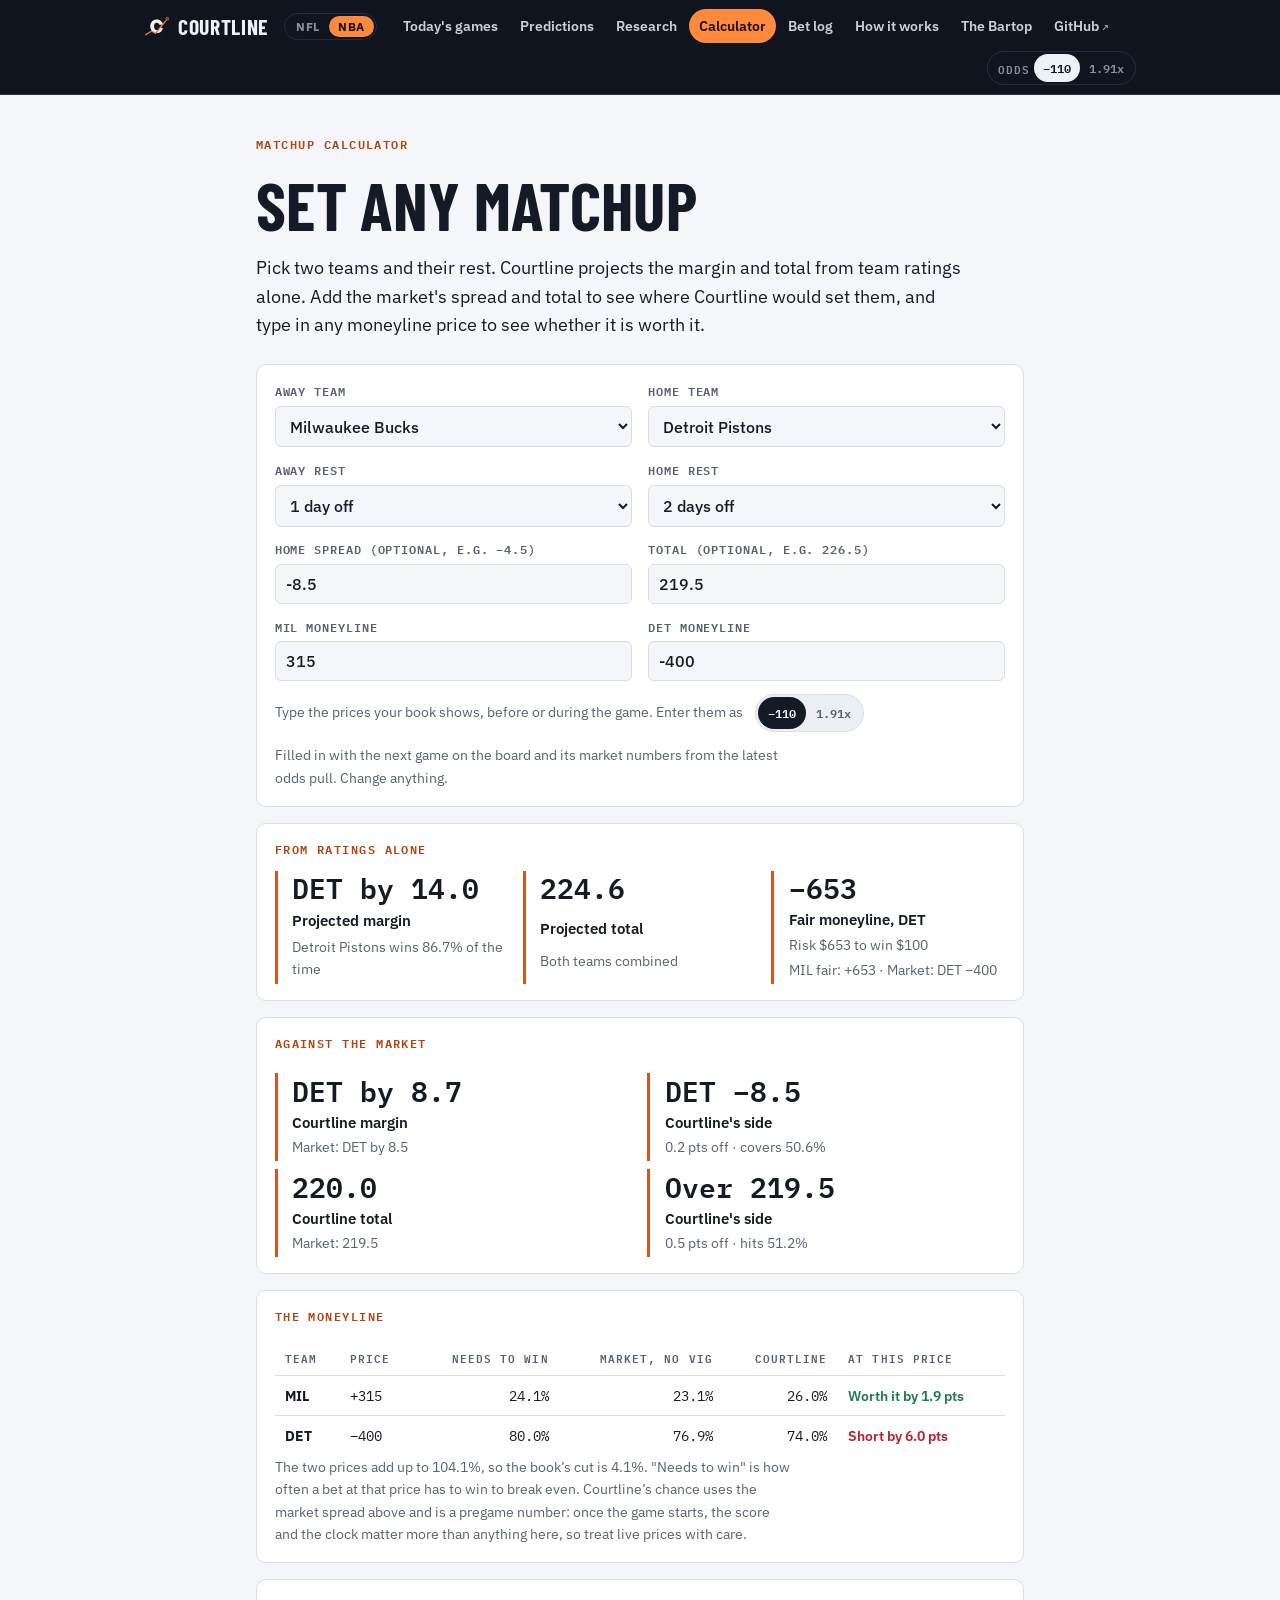
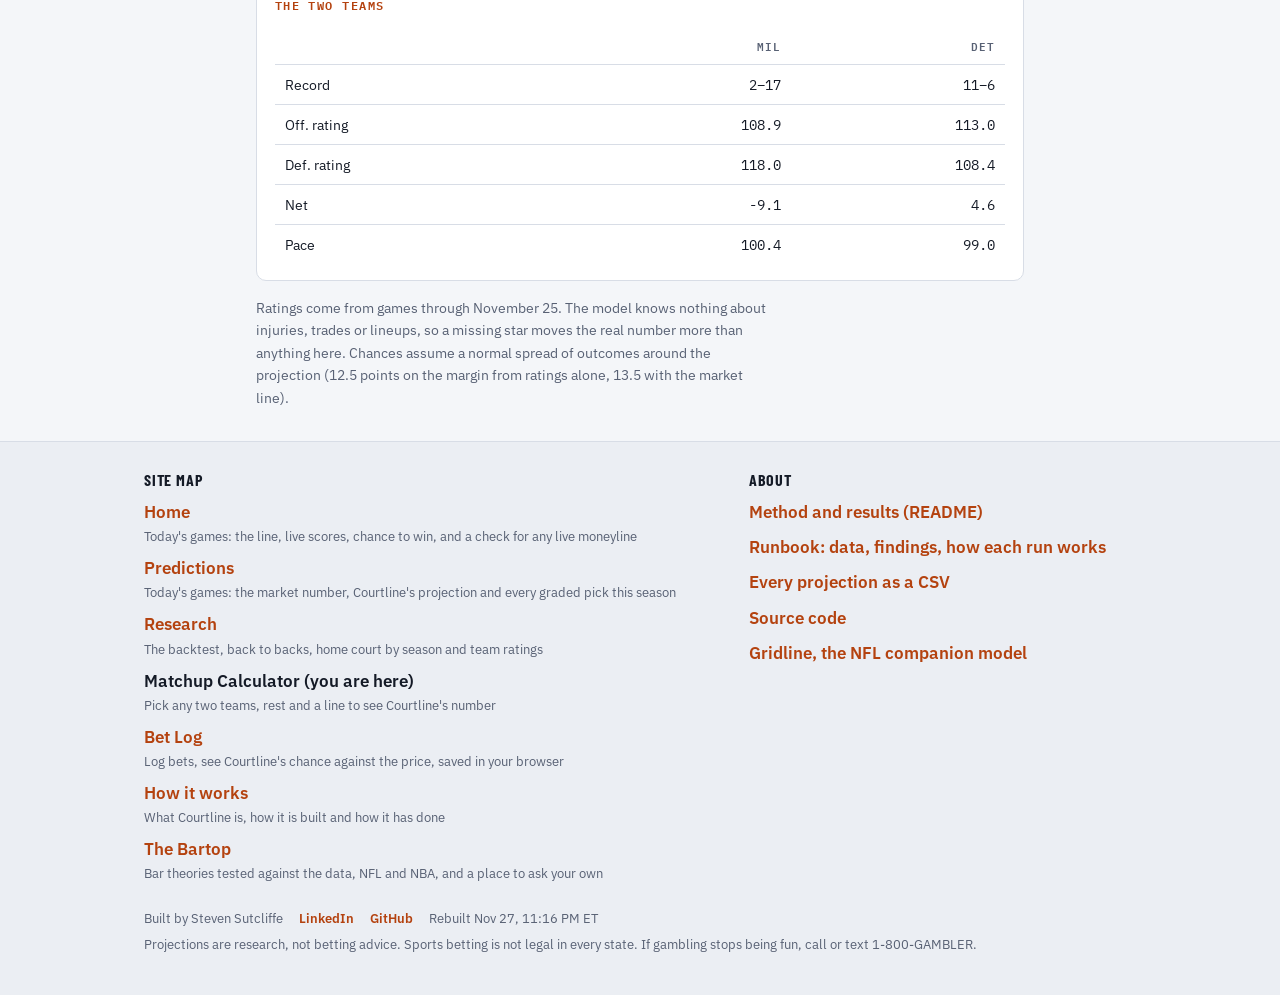
<file: docs/calculator.html>
<!doctype html>
<html lang="en">
<head>
<meta charset="utf-8">
<meta name="viewport" content="width=device-width, initial-scale=1, viewport-fit=cover">
<title>Courtline Matchup Calculator</title>
<meta name="description" content="Pick any two NBA teams, their rest and a market line to see Courtline&#x27;s projected margin, total, side and fair price.">
<link rel="canonical" href="https://stevopotpie.github.io/courtline/calculator.html">
<meta property="og:title" content="Courtline Matchup Calculator">
<meta property="og:description" content="Pick any two NBA teams, their rest and a market line to see Courtline&#x27;s projected margin, total, side and fair price.">
<meta property="og:type" content="website">
<meta property="og:url" content="https://stevopotpie.github.io/courtline/calculator.html">
<meta property="og:image" content="https://stevopotpie.github.io/courtline/og.png">
<meta name="twitter:card" content="summary_large_image">
<link rel="icon" type="image/png" href="icon.png">
<link rel="apple-touch-icon" href="icon.png">
<link rel="preconnect" href="https://fonts.googleapis.com">
<link rel="preconnect" href="https://fonts.gstatic.com" crossorigin>
<link rel="stylesheet" href="https://fonts.googleapis.com/css2?family=Barlow+Condensed:wght@600;700&family=IBM+Plex+Mono:wght@500;600&family=IBM+Plex+Sans:wght@400;500;600&display=swap">
<link rel="stylesheet" href="courtline.css?v=0a99e062">
<script src="courtline.js?v=d010fda8"></script>
</head>
<body>
<nav class="cl-nav" aria-label="Courtline pages"><div class="cl-in"><a class="cl-brand" href="./"><img src="icon.png" alt="" width="26" height="26">Courtline</a><span class="sb-sw" role="group" aria-label="Switch sport"><a href="https://stevopotpie.github.io/gridline/" title="Gridline, the NFL model">NFL</a><a class="on" href="./" aria-current="true" title="Courtline, the NBA model">NBA</a></span><div class="cl-links"><a href="index.html">Today's games</a><a href="predictions.html">Predictions</a><a href="research.html">Research</a><a href="calculator.html" aria-current="page">Calculator</a><a href="bet-log.html">Bet log</a><a href="how-it-works.html">How it works</a><a href="bartop.html">The Bartop</a><a class="ext" href="https://github.com/stevopotpie/courtline">GitHub</a></div><div class="odds-toggle" role="group" aria-label="Show odds as"><span class="ot-l">Odds</span><button type="button" data-fmt="am" aria-pressed="true" title="American odds">&minus;110</button><button type="button" data-fmt="dec" aria-pressed="false" title="Decimal odds">1.91x</button></div></div></nav>
<style>
.calc{display:grid;gap:1rem}.calc>*,.out>*{min-width:0}
.out{display:grid;gap:1rem}
.verdict{font-size:1.05rem}.verdict strong{color:var(--accent-ink)}
.mrow{display:grid;grid-template-columns:repeat(auto-fit,minmax(12rem,1fr));gap:.9rem;margin-top:.5rem}
.ml-row{display:flex;flex-wrap:wrap;gap:.5rem .75rem;align-items:center}
.good{color:var(--good);font-weight:600}.bad{color:var(--bad);font-weight:600}
</style>
<main class="wrap">
<header class="page-head">
  <span class="eyebrow">Matchup calculator</span>
  <h1>Set any matchup</h1>
  <p class="lede">Pick two teams and their rest. Courtline projects the margin and total from team ratings alone. Add the market's spread and total to see where Courtline would set them, and type in any moneyline price to see whether it is worth it.</p>
</header>
<div class="calc">
  <form class="panel grid2" id="cf" novalidate>
    <label class="field"><span>Away team</span><select id="c-away"></select></label>
    <label class="field"><span>Home team</span><select id="c-home"></select></label>
    <label class="field"><span>Away rest</span><select id="c-arest"><option value="1">Back to back</option><option value="2" selected>1 day off</option><option value="3">2 days off</option><option value="4">3+ days off</option></select></label>
    <label class="field"><span>Home rest</span><select id="c-hrest"><option value="1">Back to back</option><option value="2" selected>1 day off</option><option value="3">2 days off</option><option value="4">3+ days off</option></select></label>
    <label class="field"><span>Home spread (optional, e.g. &minus;4.5)</span><input id="c-spread" type="number" step="0.5" inputmode="decimal"></label>
    <label class="field"><span>Total (optional, e.g. 226.5)</span><input id="c-total" type="number" step="0.5" inputmode="decimal"></label>
    <div class="field"><span id="c-mla-l">Away moneyline</span><input id="c-mla" type="number" step="any" inputmode="decimal" aria-labelledby="c-mla-l"></div>
    <div class="field"><span id="c-mlh-l">Home moneyline</span><input id="c-mlh" type="number" step="any" inputmode="decimal" aria-labelledby="c-mlh-l"></div>
    <div class="full ml-row"><span class="small muted">Type the prices your book shows, before or during the game. Enter them as</span><div class="odds-toggle inline" role="group" aria-label="Odds format"><button type="button" data-fmt="am" aria-pressed="true" title="American odds">&minus;110</button><button type="button" data-fmt="dec" aria-pressed="false" title="Decimal odds">1.91x</button></div></div>
    <p class="full small muted" id="c-prefill"></p>
  </form>
  <div class="out" aria-live="polite">
    <div class="panel"><span class="eyebrow">From ratings alone</span><div class="stats" id="c-ratings"></div></div>
    <div class="panel" id="c-market-w"><span class="eyebrow">Against the market</span><div id="c-market"></div></div>
    <div class="panel"><span class="eyebrow">The moneyline</span><div id="c-ml"></div></div>
    <div class="panel"><span class="eyebrow">The two teams</span><div class="scroll"><table class="t" id="c-teams"></table></div></div>
  </div>
</div>
<p class="small muted" style="margin-top:1rem">Ratings come from games through November 25. The model knows nothing about injuries, trades or lineups, so a missing star moves the real number more than anything here. Chances assume a normal spread of outcomes around the projection (12.5 points on the margin from ratings alone, 13.5 with the market line).</p>
</main>
<script>
(function(){
var D = {"th":{"spread":1.0,"total":1.5},"teams":[{"team":"SA","name":"San Antonio Spurs","ortg":115.8,"drtg":106.5,"pace":99.9,"wins":15,"losses":4},{"team":"NY","name":"New York Knicks","ortg":114.4,"drtg":106.7,"pace":97.2,"wins":12,"losses":6},{"team":"BOS","name":"Boston Celtics","ortg":114.1,"drtg":106.5,"pace":97.6,"wins":12,"losses":6},{"team":"HOU","name":"Houston Rockets","ortg":117.5,"drtg":111.5,"pace":98.6,"wins":14,"losses":5},{"team":"MIN","name":"Minnesota Timberwolves","ortg":112.1,"drtg":106.3,"pace":101.9,"wins":14,"losses":5},{"team":"DET","name":"Detroit Pistons","ortg":113.0,"drtg":108.4,"pace":99.0,"wins":11,"losses":6},{"team":"LAL","name":"Los Angeles Lakers","ortg":115.0,"drtg":111.1,"pace":100.2,"wins":15,"losses":3},{"team":"POR","name":"Portland Trail Blazers","ortg":113.3,"drtg":109.5,"pace":100.8,"wins":12,"losses":6},{"team":"MEM","name":"Memphis Grizzlies","ortg":116.1,"drtg":113.0,"pace":101.1,"wins":14,"losses":5},{"team":"OKC","name":"Oklahoma City Thunder","ortg":113.1,"drtg":110.5,"pace":100.7,"wins":10,"losses":9},{"team":"MIA","name":"Miami Heat","ortg":116.8,"drtg":114.8,"pace":103.0,"wins":10,"losses":7},{"team":"ATL","name":"Atlanta Hawks","ortg":111.3,"drtg":109.5,"pace":103.3,"wins":11,"losses":6},{"team":"DEN","name":"Denver Nuggets","ortg":115.5,"drtg":114.4,"pace":101.1,"wins":10,"losses":6},{"team":"PHI","name":"Philadelphia 76ers","ortg":114.6,"drtg":114.8,"pace":99.7,"wins":15,"losses":4},{"team":"PHX","name":"Phoenix Suns","ortg":112.9,"drtg":113.4,"pace":100.0,"wins":9,"losses":8},{"team":"TOR","name":"Toronto Raptors","ortg":112.4,"drtg":113.0,"pace":98.9,"wins":6,"losses":11},{"team":"DAL","name":"Dallas Mavericks","ortg":111.7,"drtg":112.6,"pace":101.6,"wins":11,"losses":7},{"team":"CLE","name":"Cleveland Cavaliers","ortg":114.5,"drtg":115.5,"pace":100.6,"wins":9,"losses":10},{"team":"GS","name":"Golden State Warriors","ortg":111.4,"drtg":113.0,"pace":99.7,"wins":10,"losses":8},{"team":"ORL","name":"Orlando Magic","ortg":108.9,"drtg":112.3,"pace":99.4,"wins":7,"losses":10},{"team":"CHA","name":"Charlotte Hornets","ortg":109.2,"drtg":112.9,"pace":97.4,"wins":4,"losses":13},{"team":"CHI","name":"Chicago Bulls","ortg":111.9,"drtg":115.6,"pace":104.1,"wins":6,"losses":12},{"team":"IND","name":"Indiana Pacers","ortg":110.7,"drtg":114.6,"pace":102.0,"wins":6,"losses":12},{"team":"LAC","name":"LA Clippers","ortg":110.9,"drtg":115.5,"pace":100.1,"wins":4,"losses":13},{"team":"UTAH","name":"Utah Jazz","ortg":108.4,"drtg":114.9,"pace":101.8,"wins":3,"losses":16},{"team":"WSH","name":"Washington Wizards","ortg":109.8,"drtg":116.7,"pace":101.5,"wins":7,"losses":12},{"team":"NO","name":"New Orleans Pelicans","ortg":110.3,"drtg":117.3,"pace":103.1,"wins":5,"losses":14},{"team":"BKN","name":"Brooklyn Nets","ortg":108.9,"drtg":117.6,"pace":100.3,"wins":4,"losses":13},{"team":"MIL","name":"Milwaukee Bucks","ortg":108.9,"drtg":118.0,"pace":100.4,"wins":2,"losses":17},{"team":"SAC","name":"Sacramento Kings","ortg":108.3,"drtg":118.5,"pace":100.1,"wins":2,"losses":16}],"model":{"spread":{"intercept":-0.08717265834580638,"d_net":0.015207897210092568,"h_b2b":-0.14852389609640448,"a_b2b":0.15182600618315653,"rest_diff":0.08425698070427151},"total":{"intercept":46.72690048551585,"exp_total":-0.051912801593631215,"pace_sum":-0.1811318516264514,"off_sum":-0.08531201582276247,"def_sum":0.005886209097397811,"h_b2b":0.012563003749733199,"a_b2b":0.6245789613148,"v_total":0.08718361404710376},"ratings_margin":{"intercept":2.6068371137225896,"d_net":0.8291810158440359,"h_b2b":-1.7690624429873831,"a_b2b":2.072460737370467,"rest_diff":-0.009552036532207443},"ratings_total":{"intercept":-27.240674828545224,"exp_total":1.1268685031738122,"h_b2b":-0.3297301421126459,"a_b2b":0.33552470172279714},"sd_margin":13.54,"sd_total":18.03,"sd_ratings_margin":12.54,"sd_ratings_total":18.82,"half_life":12,"regression":0.3,"train_games":7899},"games":[{"id":401909327,"home":"DET","away":"MIL","home_rest":3,"away_rest":2,"home_spread":-8.5,"total":219.5,"tip":"2026-11-28T00:30:00+00:00","ml_home":-400.0,"ml_away":315.0},{"id":401909328,"home":"IND","away":"PHI","home_rest":4,"away_rest":2,"home_spread":3.0,"total":231.5,"tip":"2026-11-28T00:30:00+00:00","ml_home":132.0,"ml_away":-155.0},{"id":401909329,"home":"TOR","away":"BKN","home_rest":4,"away_rest":2,"home_spread":-7.5,"total":219.5,"tip":"2026-11-28T00:30:00+00:00","ml_home":-319.0,"ml_away":251.0},{"id":401909330,"home":"BOS","away":"ATL","home_rest":3,"away_rest":5,"home_spread":-9.5,"total":222.0,"tip":"2026-11-28T01:00:00+00:00","ml_home":-400.0,"ml_away":310.0},{"id":401909331,"home":"MIN","away":"MEM","home_rest":2,"away_rest":2,"home_spread":-3.5,"total":221.0,"tip":"2026-11-28T01:30:00+00:00","ml_home":-160.0,"ml_away":136.0},{"id":401909332,"home":"PHX","away":"DAL","home_rest":2,"away_rest":3,"home_spread":-2.0,"total":227.5,"tip":"2026-11-28T02:00:00+00:00","ml_home":-133.0,"ml_away":110.0},{"id":401909333,"home":"SA","away":"LAL","home_rest":2,"away_rest":4,"home_spread":-5.5,"total":225.0,"tip":"2026-11-28T02:30:00+00:00","ml_home":-216.0,"ml_away":183.0},{"id":401909334,"home":"UTAH","away":"DEN","home_rest":4,"away_rest":3,"home_spread":10.0,"total":228.5,"tip":"2026-11-28T02:30:00+00:00","ml_home":375.0,"ml_away":-490.0},{"id":401909335,"home":"LAC","away":"NO","home_rest":2,"away_rest":4,"home_spread":-3.0,"total":231.5,"tip":"2026-11-28T02:30:00+00:00","ml_home":-155.0,"ml_away":130.0},{"id":401909336,"home":"POR","away":"GS","home_rest":2,"away_rest":2,"home_spread":-8.5,"total":221.0,"tip":"2026-11-28T02:30:00+00:00","ml_home":-375.0,"ml_away":300.0},{"id":401910046,"home":"WSH","away":"ORL","home_rest":4,"away_rest":4,"home_spread":3.5,"total":219.5,"tip":"2026-11-28T22:00:00+00:00","ml_home":142.0,"ml_away":-169.0},{"id":401910047,"home":"CHA","away":"BKN","home_rest":3,"away_rest":1,"home_spread":-5.5,"total":213.5,"tip":"2026-11-28T23:00:00+00:00","ml_home":-235.0,"ml_away":191.0},{"id":401910048,"home":"CHI","away":"IND","home_rest":3,"away_rest":1,"home_spread":-2.5,"total":235.0,"tip":"2026-11-29T01:00:00+00:00","ml_home":-145.0,"ml_away":122.0},{"id":401910049,"home":"MIL","away":"OKC","home_rest":1,"away_rest":3,"home_spread":11.5,"total":228.5,"tip":"2026-11-29T01:00:00+00:00","ml_home":421.0,"ml_away":-560.0},{"id":401910050,"home":"HOU","away":"PHI","home_rest":3,"away_rest":1,"home_spread":-12.5,"total":221.5,"tip":"2026-11-29T01:30:00+00:00","ml_home":-510.0,"ml_away":390.0},{"id":401910054,"home":"CLE","away":"MIA","home_rest":4,"away_rest":2,"home_spread":null,"total":null,"tip":"2026-11-29T20:30:00+00:00","ml_home":null,"ml_away":null},{"id":401910051,"home":"MEM","away":"LAL","home_rest":2,"away_rest":2,"home_spread":null,"total":null,"tip":"2026-11-29T21:00:00+00:00","ml_home":null,"ml_away":null},{"id":401910052,"home":"SA","away":"BOS","home_rest":2,"away_rest":2,"home_spread":null,"total":null,"tip":"2026-11-29T21:00:00+00:00","ml_home":null,"ml_away":null},{"id":401910053,"home":"UTAH","away":"PHX","home_rest":2,"away_rest":2,"home_spread":null,"total":null,"tip":"2026-11-29T22:00:00+00:00","ml_home":null,"ml_away":null},{"id":401910055,"home":"DET","away":"ORL","home_rest":2,"away_rest":1,"home_spread":null,"total":null,"tip":"2026-11-29T23:00:00+00:00","ml_home":null,"ml_away":null},{"id":401910056,"home":"NY","away":"ATL","home_rest":2,"away_rest":2,"home_spread":null,"total":null,"tip":"2026-11-29T23:00:00+00:00","ml_home":null,"ml_away":null},{"id":401910057,"home":"TOR","away":"DEN","home_rest":2,"away_rest":2,"home_spread":null,"total":null,"tip":"2026-11-29T23:00:00+00:00","ml_home":null,"ml_away":null},{"id":401910058,"home":"POR","away":"NO","home_rest":2,"away_rest":2,"home_spread":null,"total":null,"tip":"2026-11-29T23:00:00+00:00","ml_home":null,"ml_away":null},{"id":401910059,"home":"GS","away":"LAC","home_rest":2,"away_rest":2,"home_spread":null,"total":null,"tip":"2026-11-30T01:30:00+00:00","ml_home":null,"ml_away":null},{"id":401910060,"home":"SAC","away":"MIN","home_rest":4,"away_rest":2,"home_spread":null,"total":null,"tip":"2026-11-30T02:00:00+00:00","ml_home":null,"ml_away":null},{"id":401910061,"home":"CHA","away":"WSH","home_rest":2,"away_rest":2,"home_spread":null,"total":null,"tip":"2026-12-01T00:00:00+00:00","ml_home":null,"ml_away":null},{"id":401910062,"home":"DET","away":"DEN","home_rest":1,"away_rest":1,"home_spread":null,"total":null,"tip":"2026-12-01T00:00:00+00:00","ml_home":null,"ml_away":null},{"id":401910063,"home":"BKN","away":"OKC","home_rest":2,"away_rest":2,"home_spread":null,"total":null,"tip":"2026-12-01T00:30:00+00:00","ml_home":null,"ml_away":null},{"id":401910064,"home":"HOU","away":"LAL","home_rest":2,"away_rest":1,"home_spread":null,"total":null,"tip":"2026-12-01T00:30:00+00:00","ml_home":null,"ml_away":null},{"id":401910065,"home":"DAL","away":"BOS","home_rest":3,"away_rest":1,"home_spread":null,"total":null,"tip":"2026-12-01T01:00:00+00:00","ml_home":null,"ml_away":null},{"id":401910066,"home":"MIL","away":"SA","home_rest":2,"away_rest":1,"home_spread":null,"total":null,"tip":"2026-12-01T01:00:00+00:00","ml_home":null,"ml_away":null},{"id":401910067,"home":"SAC","away":"NO","home_rest":1,"away_rest":1,"home_spread":null,"total":null,"tip":"2026-12-01T03:00:00+00:00","ml_home":null,"ml_away":null}]}, M = D.model, $ = function(i){return document.getElementById(i)};
var T = {}; D.teams.forEach(function(t){T[t.team]=t});
var sorted = D.teams.slice().sort(function(a,b){return a.name.localeCompare(b.name)});
["c-away","c-home"].forEach(function(id){ $(id).innerHTML = sorted.map(function(t){return '<option value="'+t.team+'">'+t.name+'</option>'}).join("") });
function restSel(v){ return String(Math.max(1, Math.min(4, v))) }
var want = (location.search.match(/[?&]g=([0-9]+)/)||[])[1];
var g = (want && D.games.filter(function(x){return String(x.id)===want})[0]) || D.games.filter(function(x){return x.home_spread!==null})[0] || D.games[0];
function showPrice(am){ if (am==null) return ""; return CL.format()==="dec" ? CL.toDec(am).toFixed(2) : String(Math.round(am)); }
if (g && T[g.home] && T[g.away]) {
  $("c-away").value=g.away; $("c-home").value=g.home; $("c-arest").value=restSel(g.away_rest); $("c-hrest").value=restSel(g.home_rest);
  if (g.home_spread!==null) $("c-spread").value=g.home_spread; if (g.total!==null) $("c-total").value=g.total;
  if (g.ml_away!=null) $("c-mla").value=showPrice(g.ml_away); if (g.ml_home!=null) $("c-mlh").value=showPrice(g.ml_home);
  $("c-prefill").textContent = (want && String(g.id)===want ? "Filled in with this game" : "Filled in with the next game on the board")+(g.home_spread!==null?" and its market numbers from the latest odds pull":"")+". Change anything.";
} else { $("c-away").value=sorted[0].team; $("c-home").value=sorted[1].team; }
function readPrice(id){ var v=$(id).value; if (v===""||isNaN(+v)) return null; v=+v; if (CL.format()==="dec") return v>1?CL.toAm(v):null; return (v>=100||v<=-100)?v:null; }
function lin(c, f){ var s=c.intercept; for (var k in f) if (k in c) s+=c[k]*f[k]; return s }
function name(ab){ return T[ab]?T[ab].name:ab }
function pc(p){ return (100*p).toFixed(1)+"%" }
function render(){
  var a=T[$("c-away").value], h=T[$("c-home").value];
  if (!a||!h) return;
  var hr=+$("c-hrest").value, ar=+$("c-arest").value;
  var f={ d_net:(h.ortg-h.drtg)-(a.ortg-a.drtg), h_b2b:hr===1?1:0, a_b2b:ar===1?1:0, rest_diff:hr-ar };
  var exp=(h.pace+a.pace)/2*((h.ortg+a.drtg)/2+(a.ortg+h.drtg)/2)/100;
  var ft={ exp_total:exp, pace_sum:h.pace+a.pace, off_sum:h.ortg+a.ortg, def_sum:h.drtg+a.drtg, h_b2b:f.h_b2b, a_b2b:f.a_b2b };
  var rm=lin(M.ratings_margin,f), rt=lin(M.ratings_total,{exp_total:exp,h_b2b:f.h_b2b,a_b2b:f.a_b2b});
  var pH=CL.phi(rm/M.sd_ratings_margin), fav=rm>=0?h:a, pf=rm>=0?pH:1-pH;
  var same = a.team===h.team;
  var mkt = D.games.filter(function(x){return x.home===h.team&&x.away===a.team&&x.ml_home!=null})[0];
  $("c-ratings").innerHTML = same ? '<p>Pick two different teams.</p>' :
    '<div class="stat"><span class="big">'+(Math.abs(rm)<0.05?'Even':fav.team+' by '+Math.abs(rm).toFixed(1))+'</span><span class="what">Projected margin</span><span class="n">'+name(fav.team)+' wins '+pc(pf)+' of the time</span></div>'+
    '<div class="stat"><span class="big">'+rt.toFixed(1)+'</span><span class="what">Projected total</span><span class="n">Both teams combined</span></div>'+
    '<div class="stat"><span class="big">'+CL.fmt(CL.fair(pf))+'</span><span class="what">Fair moneyline, '+fav.team+'</span><span class="n">'+CL.explain(CL.fair(pf))+'</span>'+'<span class="n">'+(rm>=0?a:h).team+' fair: '+CL.fmt(CL.fair(1-pf))+(mkt?' · Market: '+fav.team+' '+CL.fmt(rm>=0?mkt.ml_home:mkt.ml_away):'')+'</span></div>';
  var sp=$("c-spread").value, tt=$("c-total").value, out="";
  if (!same && sp!=="" && !isNaN(+sp)) {
    var vm=-(+sp), sm=vm+lin(M.spread,f), edge=sm-vm, side=edge>=0?h:a, line=edge>=0?+sp:-(+sp);
    var ch=CL.phi(Math.abs(edge)/M.sd_margin);
    out+='<div class="mrow"><div class="stat"><span class="big">'+(Math.abs(sm)<0.05?'Even':(sm>=0?h:a).team+' by '+Math.abs(sm).toFixed(1))+'</span><span class="what">Courtline margin</span><span class="n">Market: '+(vm>=0?h:a).team+' by '+Math.abs(vm).toFixed(1)+'</span></div>'+
      '<div class="stat"><span class="big">'+side.team+' '+(line>0?'+':line<0?'\u2212':'')+Math.abs(line)+'</span><span class="what">Courtline\'s side</span><span class="n">'+(Math.abs(edge)>=D.th.spread?'Lean, ':'')+Math.abs(edge).toFixed(1)+' pts off · covers '+pc(ch)+'</span></div></div>';
  }
  if (!same && tt!=="" && !isNaN(+tt)) {
    var vt=+tt; ft.v_total=vt; var tm=vt+lin(M.total,ft), te=tm-vt, oc=CL.phi(te/M.sd_total), up=te>=0;
    out+='<div class="mrow"><div class="stat"><span class="big">'+tm.toFixed(1)+'</span><span class="what">Courtline total</span><span class="n">Market: '+vt+'</span></div>'+
      '<div class="stat"><span class="big">'+(up?'Over ':'Under ')+vt+'</span><span class="what">Courtline\'s side</span><span class="n">'+(Math.abs(te)>=D.th.total?'Lean, ':'')+Math.abs(te).toFixed(1)+' pts off · hits '+pc(up?oc:1-oc)+'</span></div></div>';
  }
  $("c-market").innerHTML = out || '<p class="muted">Enter the home spread or the total to compare with the market.</p>';
  $("c-mla-l").textContent = a.team+" moneyline"; $("c-mlh-l").textContent = h.team+" moneyline";
  var withLine = !same && sp!=="" && !isNaN(+sp);
  var pm = withLine ? -(+sp)+lin(M.spread,f) : rm, ph = CL.phi(pm/(withLine?M.sd_margin:M.sd_ratings_margin));
  var pa=readPrice("c-mla"), phm=readPrice("c-mlh"), ml="";
  if (!same && (pa!=null || phm!=null)) {
    var ia = pa!=null?CL.implied(pa):null, ih = phm!=null?CL.implied(phm):null, both = ia!=null&&ih!=null, sum = both?ia+ih:null;
    var rowML = function(t, price, imp, mine){
      if (price==null) return '<tr><td>'+t.team+'</td><td class="m">–</td><td class="r m">–</td><td class="r m">–</td><td class="r m">'+pc(mine)+'</td><td>Enter a price</td></tr>';
      var d = 100*(mine-imp);
      return '<tr><td><strong>'+t.team+'</strong></td><td class="m">'+CL.fmt(price)+'</td><td class="r m">'+pc(imp)+'</td><td class="r m">'+(both?pc(imp/sum):'–')+'</td><td class="r m">'+pc(mine)+'</td>'+
        '<td>'+(d>=0?'<span class="good">Worth it by '+d.toFixed(1)+' pts</span>':'<span class="bad">Short by '+(-d).toFixed(1)+' pts</span>')+'</td></tr>';
    };
    ml = '<div class="scroll"><table class="t"><thead><tr><th>Team</th><th>Price</th><th class="r">Needs to win</th><th class="r">Market, no vig</th><th class="r">Courtline</th><th>At this price</th></tr></thead><tbody>'+
      rowML(a,pa,ia,1-ph)+rowML(h,phm,ih,ph)+'</tbody></table></div>';
    ml += '<p class="small muted">'+(both?'The two prices add up to '+pc(sum)+', so the book’s cut is '+(100*(sum-1)).toFixed(1)+'%. ':'Enter both prices to see the market’s chance with the cut taken out. ')+
      '"Needs to win" is how often a bet at that price has to win to break even. Courtline’s chance uses '+(withLine?'the market spread above':'team ratings alone')+
      ' and is a pregame number: once the game starts, the score and the clock matter more than anything here, so treat live prices with care.</p>';
  }
  $("c-ml").innerHTML = ml || '<p class="muted">Type a moneyline price for either team to see what it needs to win and whether Courtline thinks it is worth it.</p>';
  var row=function(l,x,y){return '<tr><td>'+l+'</td><td class="r m">'+x+'</td><td class="r m">'+y+'</td></tr>'};
  $("c-teams").innerHTML='<thead><tr><th></th><th class="r">'+a.team+'</th><th class="r">'+h.team+'</th></tr></thead><tbody>'+
    row('Record',a.wins+'\u2013'+a.losses,h.wins+'\u2013'+h.losses)+row('Off. rating',a.ortg.toFixed(1),h.ortg.toFixed(1))+row('Def. rating',a.drtg.toFixed(1),h.drtg.toFixed(1))+
    row('Net',(a.ortg-a.drtg).toFixed(1),(h.ortg-h.drtg).toFixed(1))+row('Pace',a.pace.toFixed(1),h.pace.toFixed(1))+'</tbody>';
}
["c-away","c-home","c-arest","c-hrest","c-spread","c-total","c-mla","c-mlh"].forEach(function(id){ $(id).addEventListener("input",render); $(id).addEventListener("change",render) });
var lastFmt = CL.format();
document.addEventListener("cl-odds",function(){
  ["c-mla","c-mlh"].forEach(function(id){ var v=$(id).value; if (v===""||isNaN(+v)) return;
    var am = lastFmt==="dec" ? (+v>1?CL.toAm(+v):null) : +v; $(id).value = am==null?"":showPrice(am); });
  lastFmt = CL.format(); render();
}); render();
})();
</script>
<footer class="cl-map"><div class="cl-in"><nav aria-label="Site map"><h2>Site map</h2><ul><li><a href="./">Home</a><span class="d">Today&#x27;s games: the line, live scores, chance to win, and a check for any live moneyline</span></li><li><a href="predictions.html">Predictions</a><span class="d">Today&#x27;s games: the market number, Courtline&#x27;s projection and every graded pick this season</span></li><li><a href="research.html">Research</a><span class="d">The backtest, back to backs, home court by season and team ratings</span></li><li><span class="here">Matchup Calculator (you are here)</span><span class="d">Pick any two teams, rest and a line to see Courtline&#x27;s number</span></li><li><a href="bet-log.html">Bet Log</a><span class="d">Log bets, see Courtline&#x27;s chance against the price, saved in your browser</span></li><li><a href="how-it-works.html">How it works</a><span class="d">What Courtline is, how it is built and how it has done</span></li><li><a href="bartop.html">The Bartop</a><span class="d">Bar theories tested against the data, NFL and NBA, and a place to ask your own</span></li></ul></nav><nav aria-label="About Courtline"><h2>About</h2><ul><li><a href="https://github.com/stevopotpie/courtline#readme">Method and results (README)</a></li><li><a href="https://github.com/stevopotpie/courtline/blob/main/RUNBOOK.md">Runbook: data, findings, how each run works</a></li><li><a href="https://github.com/stevopotpie/courtline/blob/main/data/predictions.csv">Every projection as a CSV</a></li><li><a href="https://github.com/stevopotpie/courtline">Source code</a></li><li><a href="https://stevopotpie.github.io/gridline/">Gridline, the NFL companion model</a></li></ul></nav><div class="foot"><span>Built by Steven Sutcliffe</span><a href="https://www.linkedin.com/in/steven-sutcliffe/">LinkedIn</a><a href="https://github.com/stevopotpie">GitHub</a><span>Rebuilt Nov 27, 11:16 PM ET</span><span>Projections are research, not betting advice. Sports betting is not legal in every state. If gambling stops being fun, call or text 1-800-GAMBLER.</span></div></div></footer>
</body>
</html>
</file>
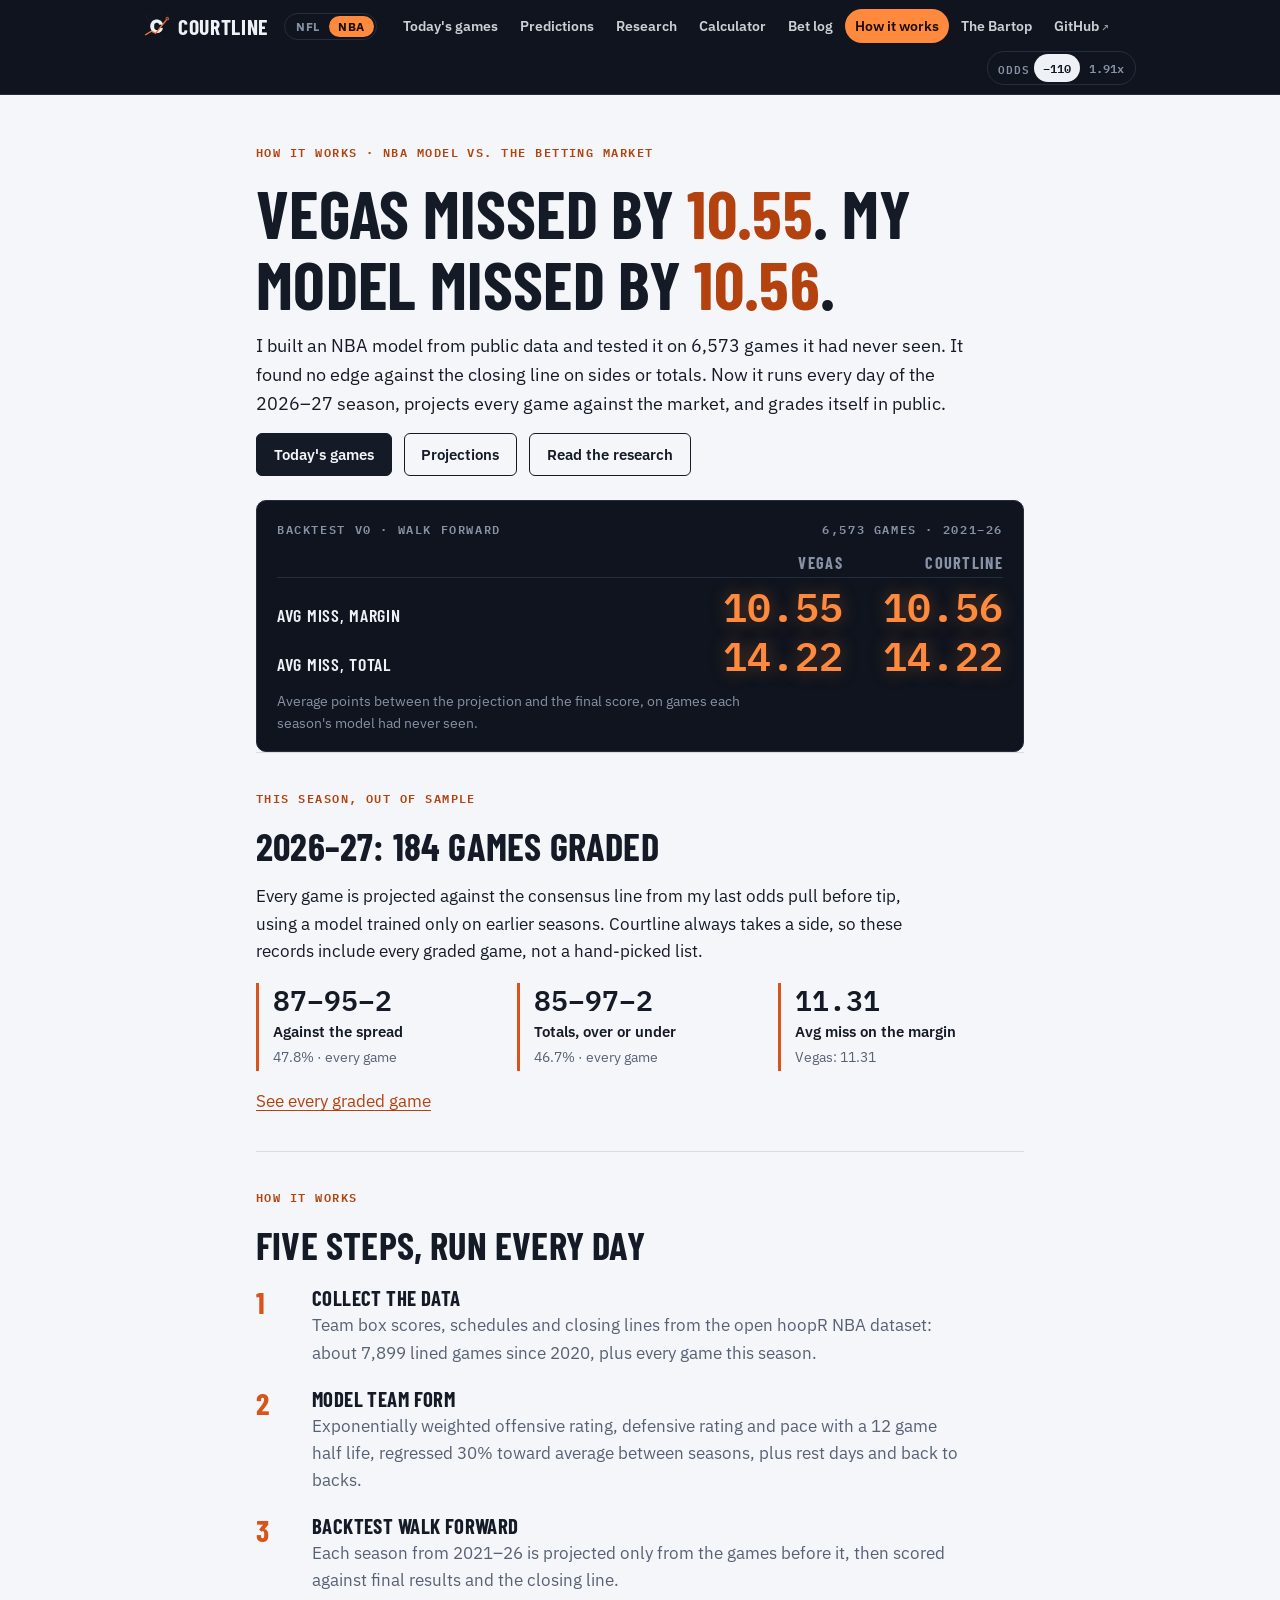
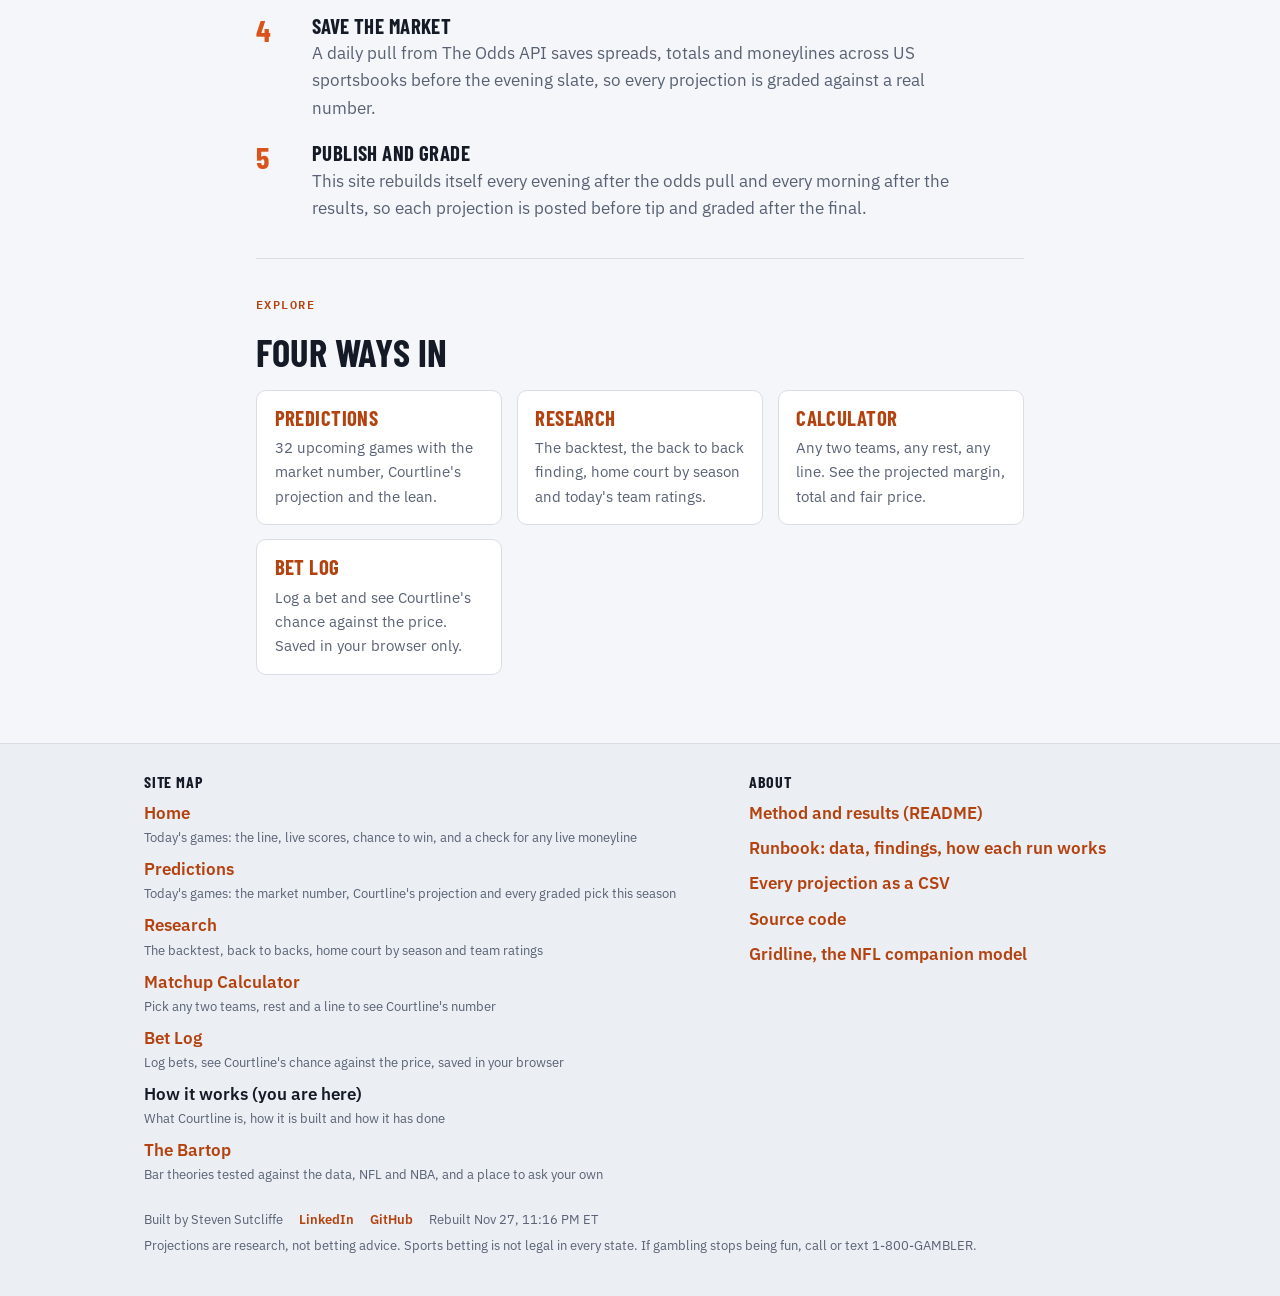
<file: docs/how-it-works.html>
<!doctype html>
<html lang="en">
<head>
<meta charset="utf-8">
<meta name="viewport" content="width=device-width, initial-scale=1, viewport-fit=cover">
<title>How Courtline works: an NBA model tested against the betting market</title>
<meta name="description" content="An NBA model built on public data and tested against Vegas closing lines, run daily and graded in public. By Steven Sutcliffe.">
<link rel="canonical" href="https://stevopotpie.github.io/courtline/how-it-works.html">
<meta property="og:title" content="How Courtline works: an NBA model tested against the betting market">
<meta property="og:description" content="An NBA model built on public data and tested against Vegas closing lines, run daily and graded in public. By Steven Sutcliffe.">
<meta property="og:type" content="website">
<meta property="og:url" content="https://stevopotpie.github.io/courtline/how-it-works.html">
<meta property="og:image" content="https://stevopotpie.github.io/courtline/og.png">
<meta name="twitter:card" content="summary_large_image">
<link rel="icon" type="image/png" href="icon.png">
<link rel="apple-touch-icon" href="icon.png">
<link rel="preconnect" href="https://fonts.googleapis.com">
<link rel="preconnect" href="https://fonts.gstatic.com" crossorigin>
<link rel="stylesheet" href="https://fonts.googleapis.com/css2?family=Barlow+Condensed:wght@600;700&family=IBM+Plex+Mono:wght@500;600&family=IBM+Plex+Sans:wght@400;500;600&display=swap">
<link rel="stylesheet" href="courtline.css?v=0a99e062">
<script src="courtline.js?v=d010fda8"></script>
</head>
<body>
<nav class="cl-nav" aria-label="Courtline pages"><div class="cl-in"><a class="cl-brand" href="./"><img src="icon.png" alt="" width="26" height="26">Courtline</a><span class="sb-sw" role="group" aria-label="Switch sport"><a href="https://stevopotpie.github.io/gridline/" title="Gridline, the NFL model">NFL</a><a class="on" href="./" aria-current="true" title="Courtline, the NBA model">NBA</a></span><div class="cl-links"><a href="index.html">Today's games</a><a href="predictions.html">Predictions</a><a href="research.html">Research</a><a href="calculator.html">Calculator</a><a href="bet-log.html">Bet log</a><a href="how-it-works.html" aria-current="page">How it works</a><a href="bartop.html">The Bartop</a><a class="ext" href="https://github.com/stevopotpie/courtline">GitHub</a></div><div class="odds-toggle" role="group" aria-label="Show odds as"><span class="ot-l">Odds</span><button type="button" data-fmt="am" aria-pressed="true" title="American odds">&minus;110</button><button type="button" data-fmt="dec" aria-pressed="false" title="Decimal odds">1.91x</button></div></div></nav>
<style>
.steps{list-style:none;margin:.25rem 0 0;padding:0;display:grid;gap:1.3rem;counter-reset:step}
.steps li{display:grid;grid-template-columns:2.5rem minmax(0,1fr);gap:.2rem 1rem;counter-increment:step}
.steps li::before{content:counter(step);grid-row:span 2;font:700 1.9rem/1 var(--font-display);color:var(--accent)}
.steps h3{align-self:end}.steps p{color:var(--muted)}
.cards{display:grid;grid-template-columns:repeat(auto-fit,minmax(14rem,1fr));gap:.9rem}
.card{display:grid;gap:.4rem;background:var(--surface);border:1px solid var(--line);border-radius:10px;padding:1rem 1.1rem;color:var(--ink);text-decoration:none}
.card:hover{border-color:var(--accent)}.card h3{color:var(--accent-ink)}.card p{color:var(--muted);font-size:.95rem}
</style>
<main class="wrap">
<header class="page-head" style="padding-top:3rem">
  <span class="eyebrow">How it works · NBA model vs. the betting market</span>
  <h1>Vegas missed by <span style="color:var(--accent-ink)">10.55</span>. My model missed by <span style="color:var(--accent-ink)">10.56</span>.</h1>
  <p class="lede">I built an NBA model from public data and tested it on 6,573 games it had never seen. It found no edge against the closing line on sides or totals. Now it runs every day of the 2026–27 season, projects every game against the market, and grades itself in public.</p>
  <div class="actions"><a class="btn primary" href="./">Today's games</a><a class="btn" href="predictions.html">Projections</a><a class="btn" href="research.html">Read the research</a></div>
</header>

<div class="board" role="table" aria-label="6,573 games · 2021–26"><div class="board-head"><span>Backtest v0 · walk forward</span><span>6,573 games · 2021–26</span></div><div class="board-grid" role="rowgroup"><span role="columnheader"></span><span class="col" role="columnheader">Vegas</span><span class="col" role="columnheader">Courtline</span><span class="rule" aria-hidden="true"></span><span class="row-label" role="rowheader">Avg miss, margin</span><span class="digit" role="cell">10.55</span><span class="digit" role="cell">10.56</span><span class="row-label" role="rowheader">Avg miss, total</span><span class="digit" role="cell">14.22</span><span class="digit" role="cell">14.22</span></div><p class="board-foot">Average points between the projection and the final score, on games each season's model had never seen.</p></div>

<section class="block" aria-labelledby="season-h">
  <span class="eyebrow">This season, out of sample</span>
  <h2 id="season-h">2026–27: 184 games graded</h2>
  <p>Every game is projected against the consensus line from my last odds pull before tip, using a model trained only on earlier seasons. Courtline always takes a side, so these records include every graded game, not a hand-picked list.</p>
  <div class="stats">
    <div class="stat"><span class="big">87–95–2</span><span class="what">Against the spread</span><span class="n">47.8% · every game</span></div>
    <div class="stat"><span class="big">85–97–2</span><span class="what">Totals, over or under</span><span class="n">46.7% · every game</span></div>
    <div class="stat"><span class="big">11.31</span><span class="what">Avg miss on the margin</span><span class="n">Vegas: 11.31</span></div>
  </div>
  <p><a href="predictions.html#graded">See every graded game</a></p>
</section>

<section class="block" aria-labelledby="how-h">
  <span class="eyebrow">How it works</span>
  <h2 id="how-h">Five steps, run every day</h2>
  <ol class="steps">
    <li><h3>Collect the data</h3><p>Team box scores, schedules and closing lines from the open hoopR NBA dataset: about 7,899 lined games since 2020, plus every game this season.</p></li>
    <li><h3>Model team form</h3><p>Exponentially weighted offensive rating, defensive rating and pace with a 12 game half life, regressed 30% toward average between seasons, plus rest days and back to backs.</p></li>
    <li><h3>Backtest walk forward</h3><p>Each season from 2021–26 is projected only from the games before it, then scored against final results and the closing line.</p></li>
    <li><h3>Save the market</h3><p>A daily pull from The Odds API saves spreads, totals and moneylines across US sportsbooks before the evening slate, so every projection is graded against a real number.</p></li>
    <li><h3>Publish and grade</h3><p>This site rebuilds itself every evening after the odds pull and every morning after the results, so each projection is posted before tip and graded after the final.</p></li>
  </ol>
</section>

<section class="block" aria-labelledby="explore-h">
  <span class="eyebrow">Explore</span>
  <h2 id="explore-h">Four ways in</h2>
  <div class="cards">
    <a class="card" href="predictions.html"><h3>Predictions</h3><p>32 upcoming games with the market number, Courtline's projection and the lean.</p></a>
    <a class="card" href="research.html"><h3>Research</h3><p>The backtest, the back to back finding, home court by season and today's team ratings.</p></a>
    <a class="card" href="calculator.html"><h3>Calculator</h3><p>Any two teams, any rest, any line. See the projected margin, total and fair price.</p></a>
    <a class="card" href="bet-log.html"><h3>Bet log</h3><p>Log a bet and see Courtline's chance against the price. Saved in your browser only.</p></a>
  </div>
</section>
</main>
<footer class="cl-map"><div class="cl-in"><nav aria-label="Site map"><h2>Site map</h2><ul><li><a href="./">Home</a><span class="d">Today&#x27;s games: the line, live scores, chance to win, and a check for any live moneyline</span></li><li><a href="predictions.html">Predictions</a><span class="d">Today&#x27;s games: the market number, Courtline&#x27;s projection and every graded pick this season</span></li><li><a href="research.html">Research</a><span class="d">The backtest, back to backs, home court by season and team ratings</span></li><li><a href="calculator.html">Matchup Calculator</a><span class="d">Pick any two teams, rest and a line to see Courtline&#x27;s number</span></li><li><a href="bet-log.html">Bet Log</a><span class="d">Log bets, see Courtline&#x27;s chance against the price, saved in your browser</span></li><li><span class="here">How it works (you are here)</span><span class="d">What Courtline is, how it is built and how it has done</span></li><li><a href="bartop.html">The Bartop</a><span class="d">Bar theories tested against the data, NFL and NBA, and a place to ask your own</span></li></ul></nav><nav aria-label="About Courtline"><h2>About</h2><ul><li><a href="https://github.com/stevopotpie/courtline#readme">Method and results (README)</a></li><li><a href="https://github.com/stevopotpie/courtline/blob/main/RUNBOOK.md">Runbook: data, findings, how each run works</a></li><li><a href="https://github.com/stevopotpie/courtline/blob/main/data/predictions.csv">Every projection as a CSV</a></li><li><a href="https://github.com/stevopotpie/courtline">Source code</a></li><li><a href="https://stevopotpie.github.io/gridline/">Gridline, the NFL companion model</a></li></ul></nav><div class="foot"><span>Built by Steven Sutcliffe</span><a href="https://www.linkedin.com/in/steven-sutcliffe/">LinkedIn</a><a href="https://github.com/stevopotpie">GitHub</a><span>Rebuilt Nov 27, 11:16 PM ET</span><span>Projections are research, not betting advice. Sports betting is not legal in every state. If gambling stops being fun, call or text 1-800-GAMBLER.</span></div></div></footer>
</body>
</html>
</file>
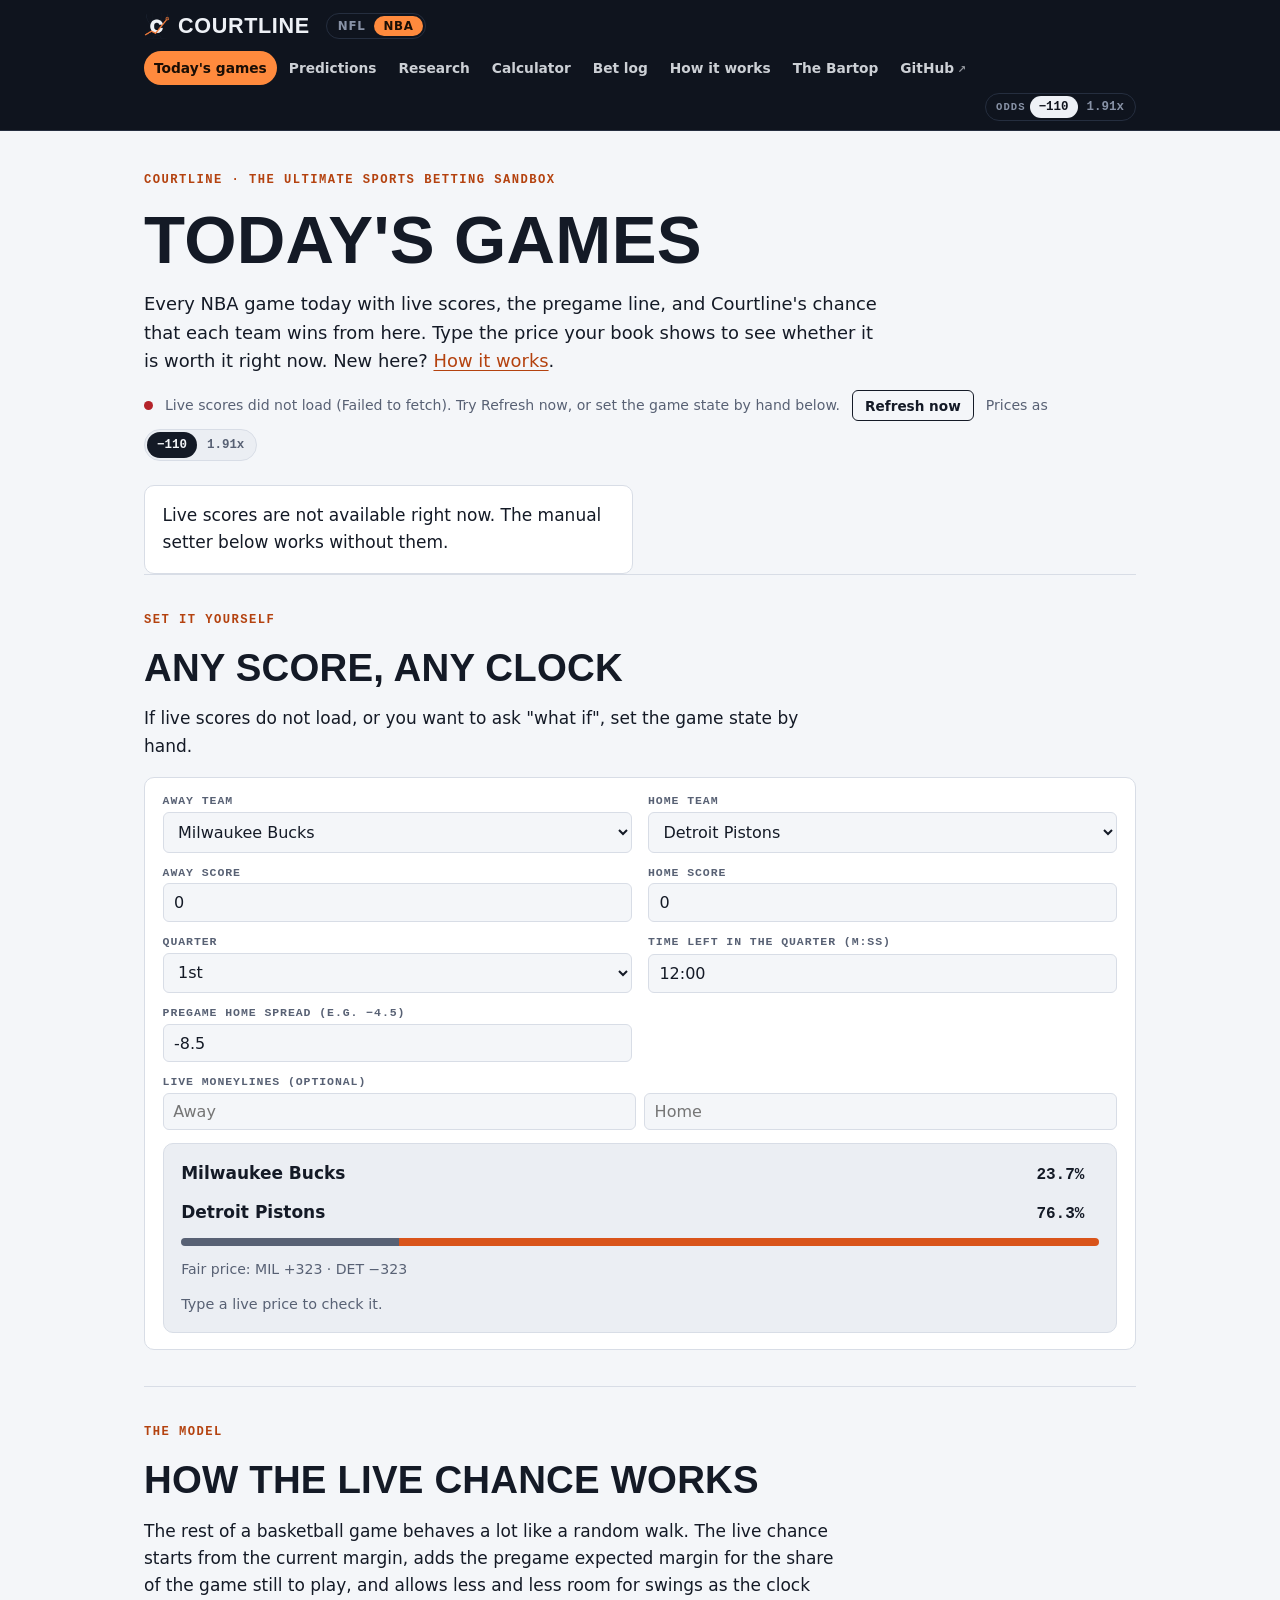
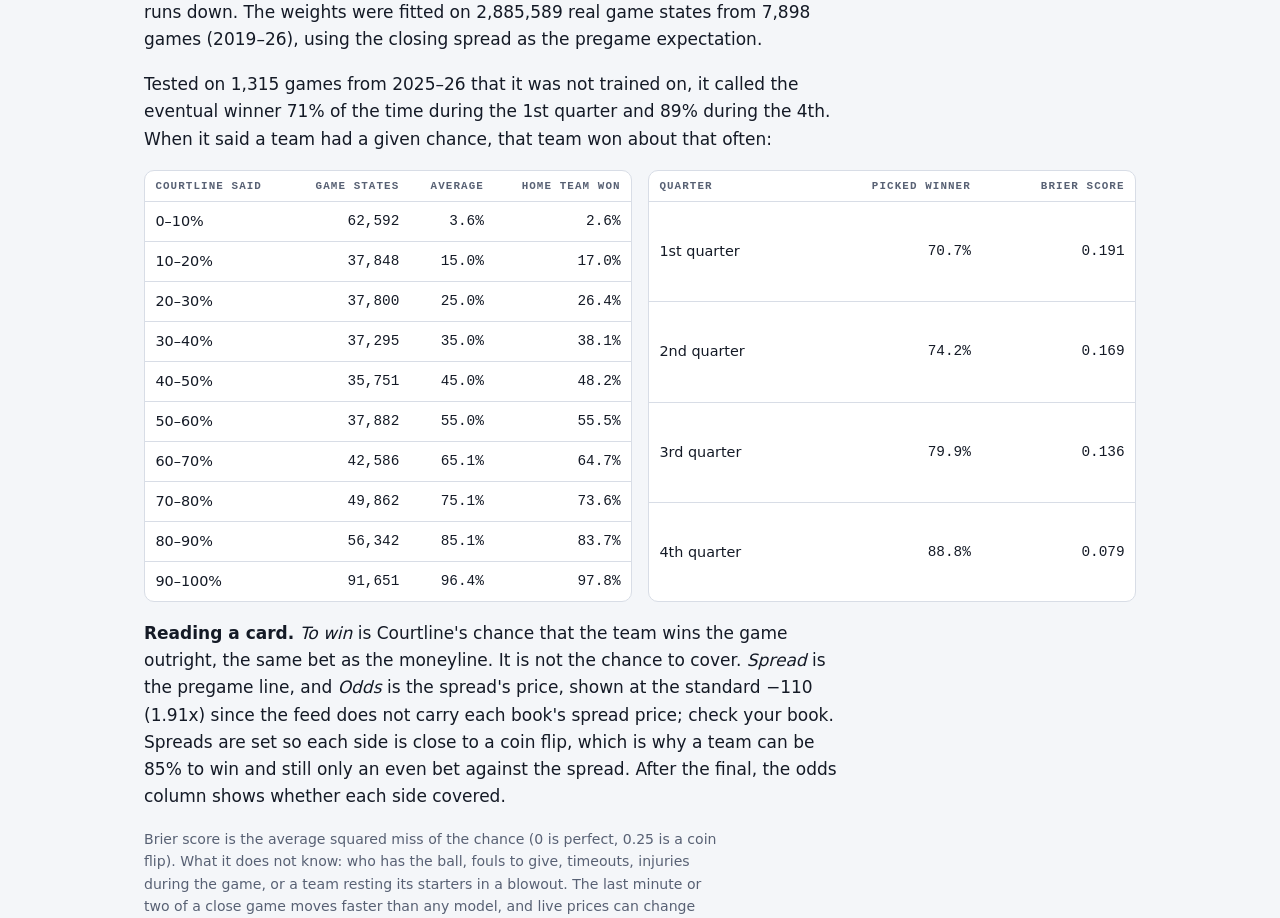
<file: docs/in-game.html>
<!doctype html><html lang="en"><head><meta charset="utf-8"><title>Courtline: today's games</title><link rel="canonical" href="https://stevopotpie.github.io/courtline/"><meta http-equiv="refresh" content="0; url=./"><meta name="robots" content="noindex"></head><body><p>The live board moved to the <a href="./">Courtline home page</a>.</p></body></html>
</file>
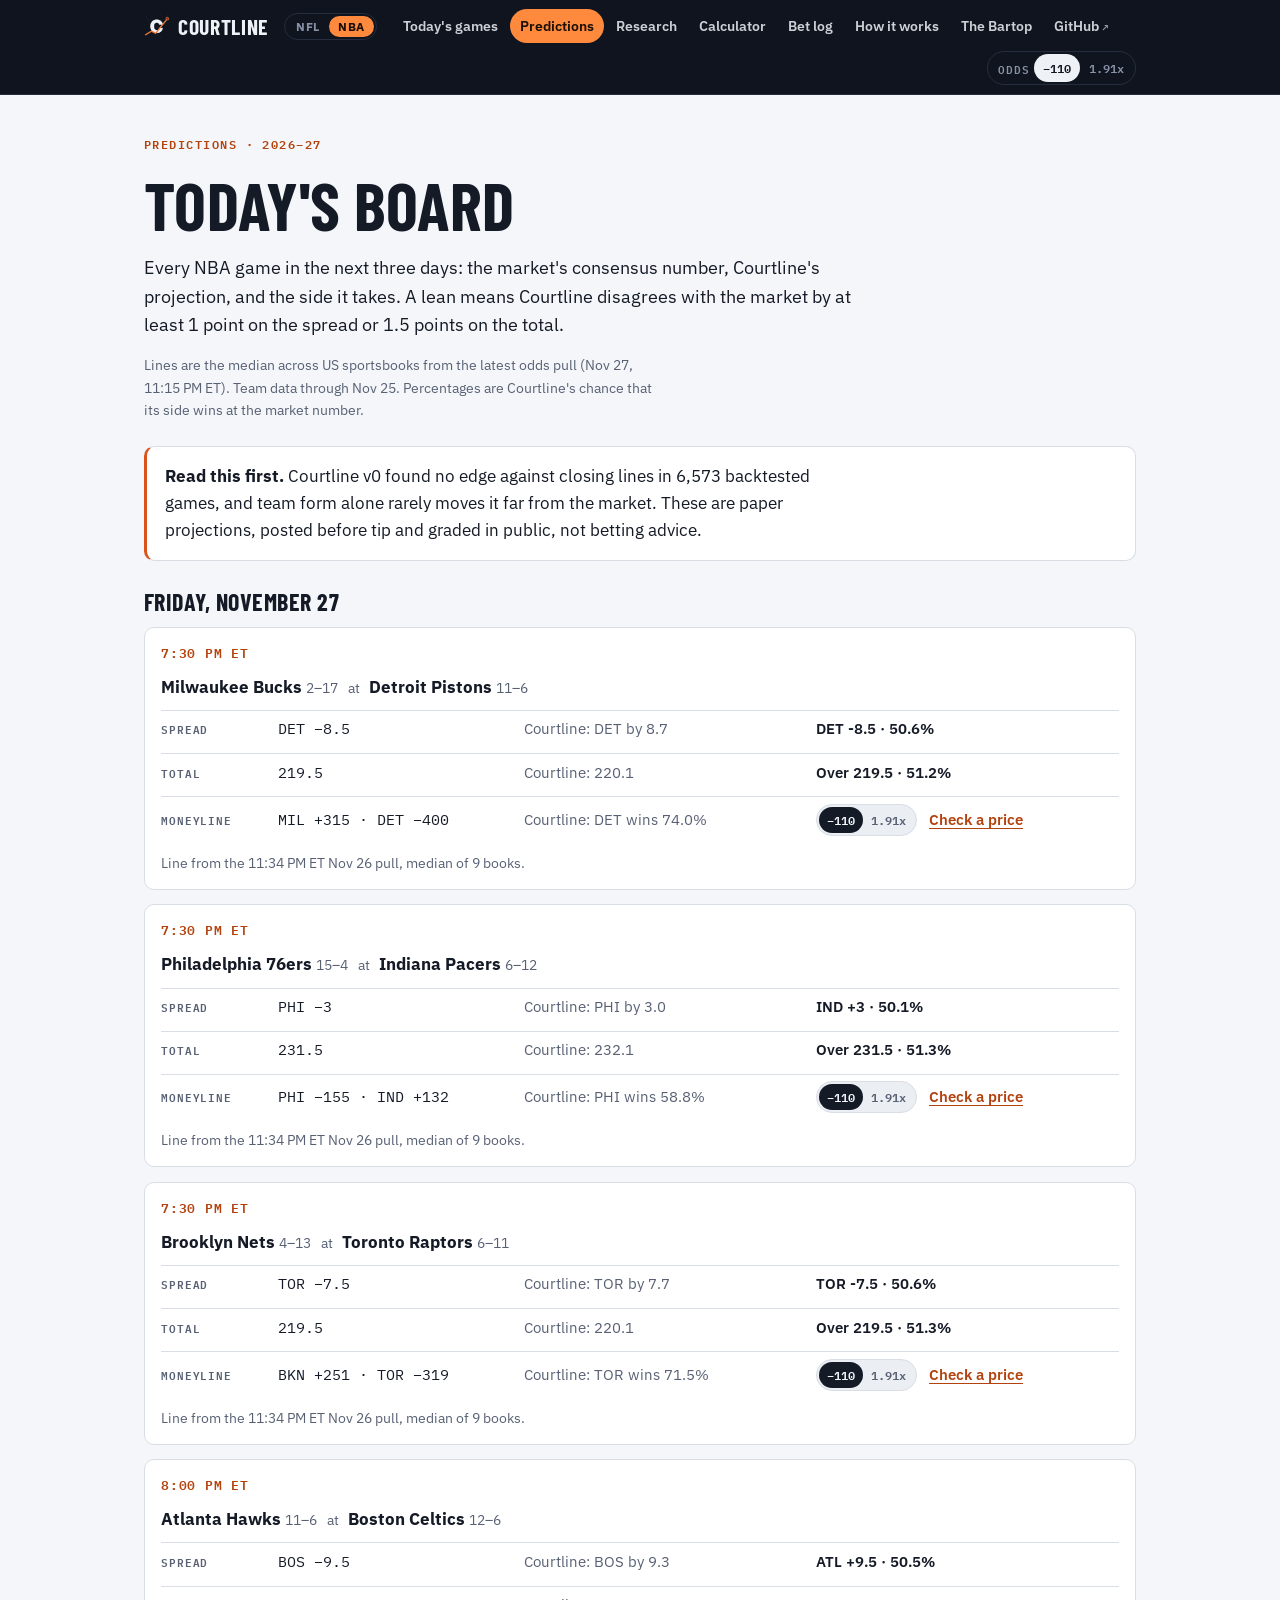
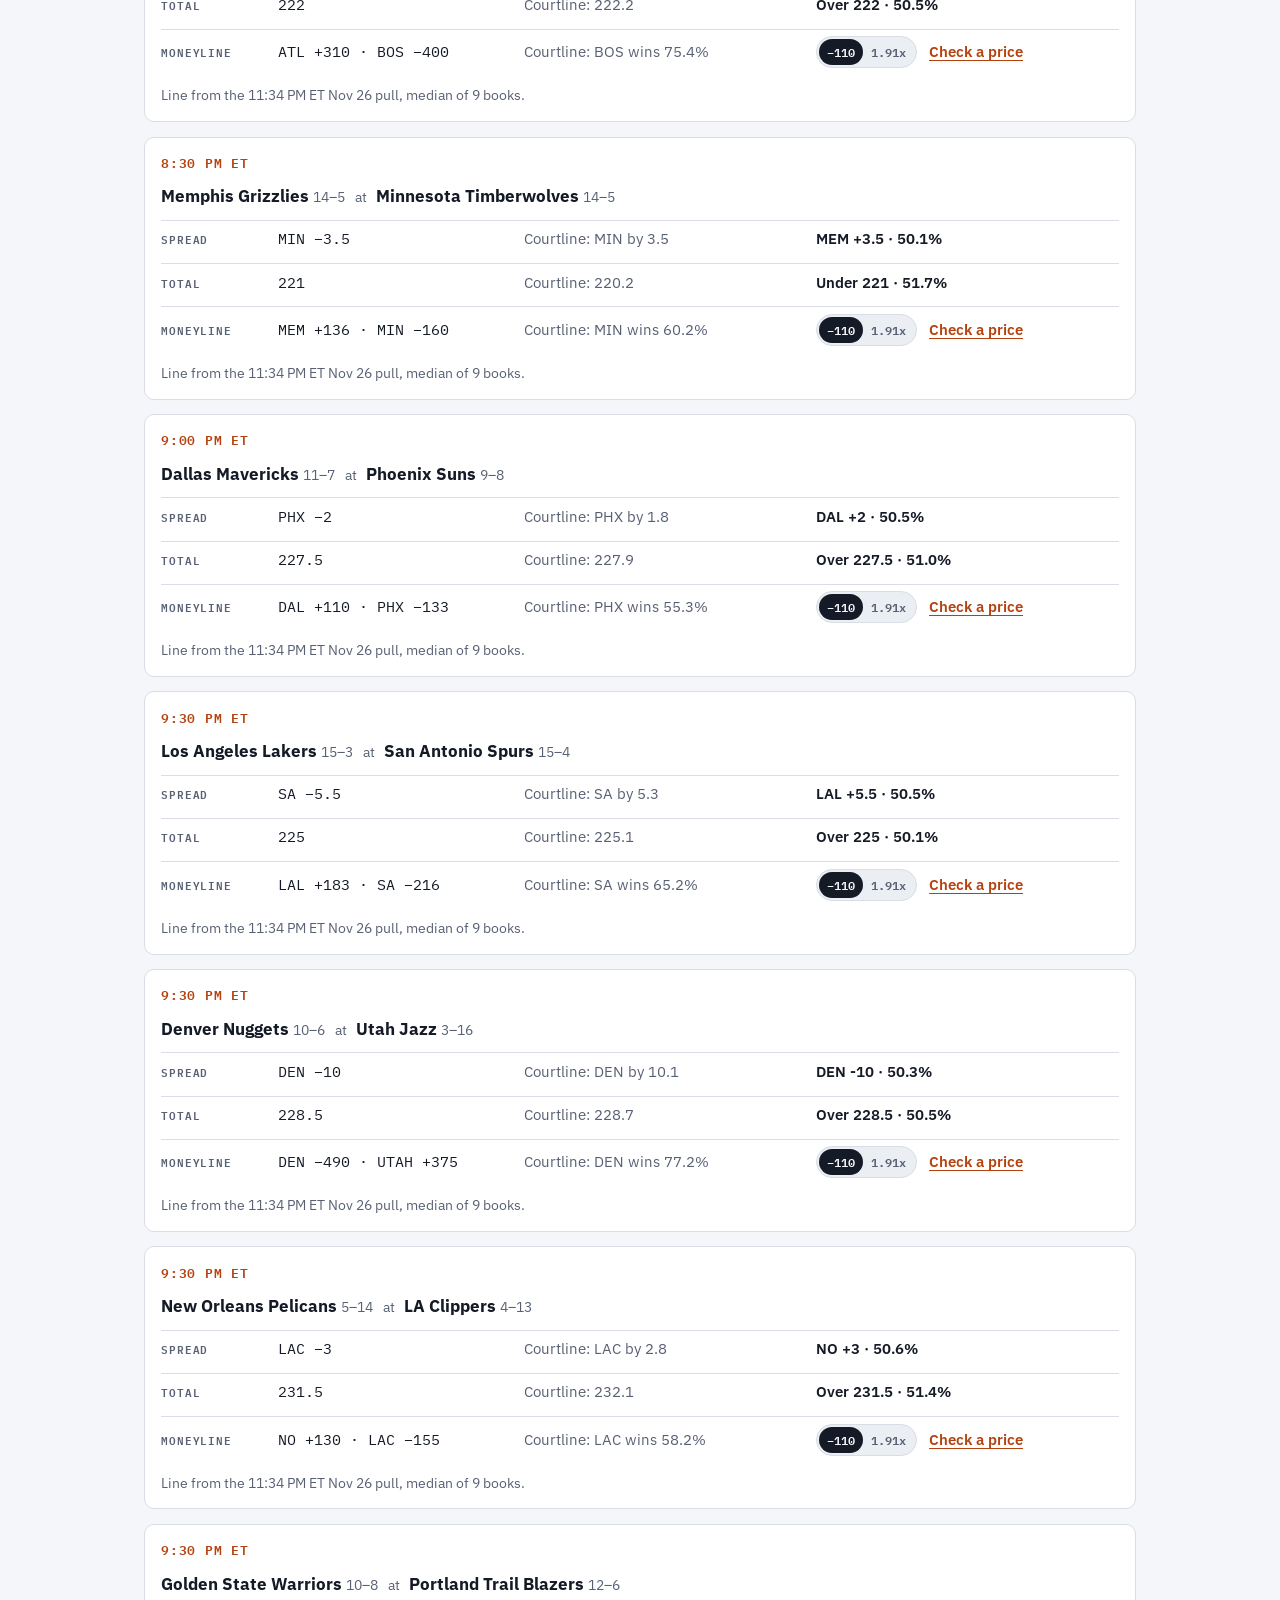
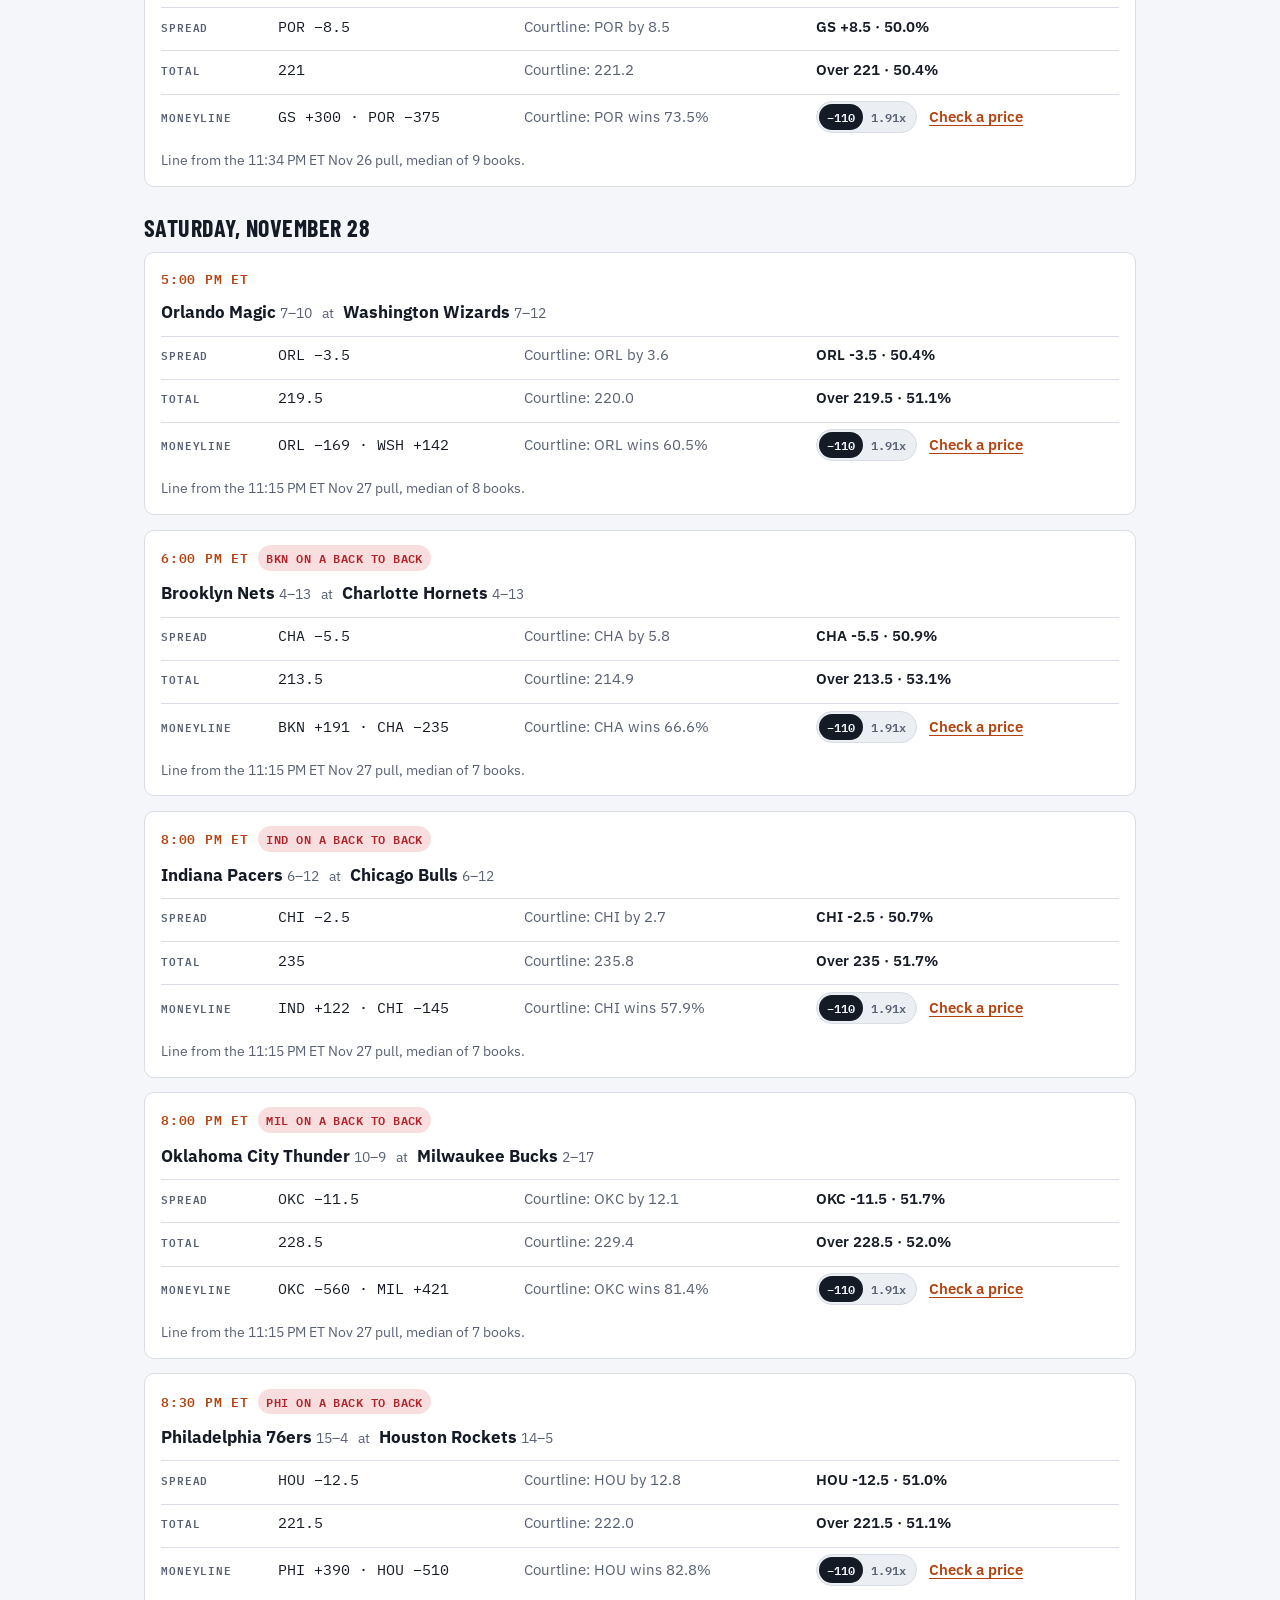
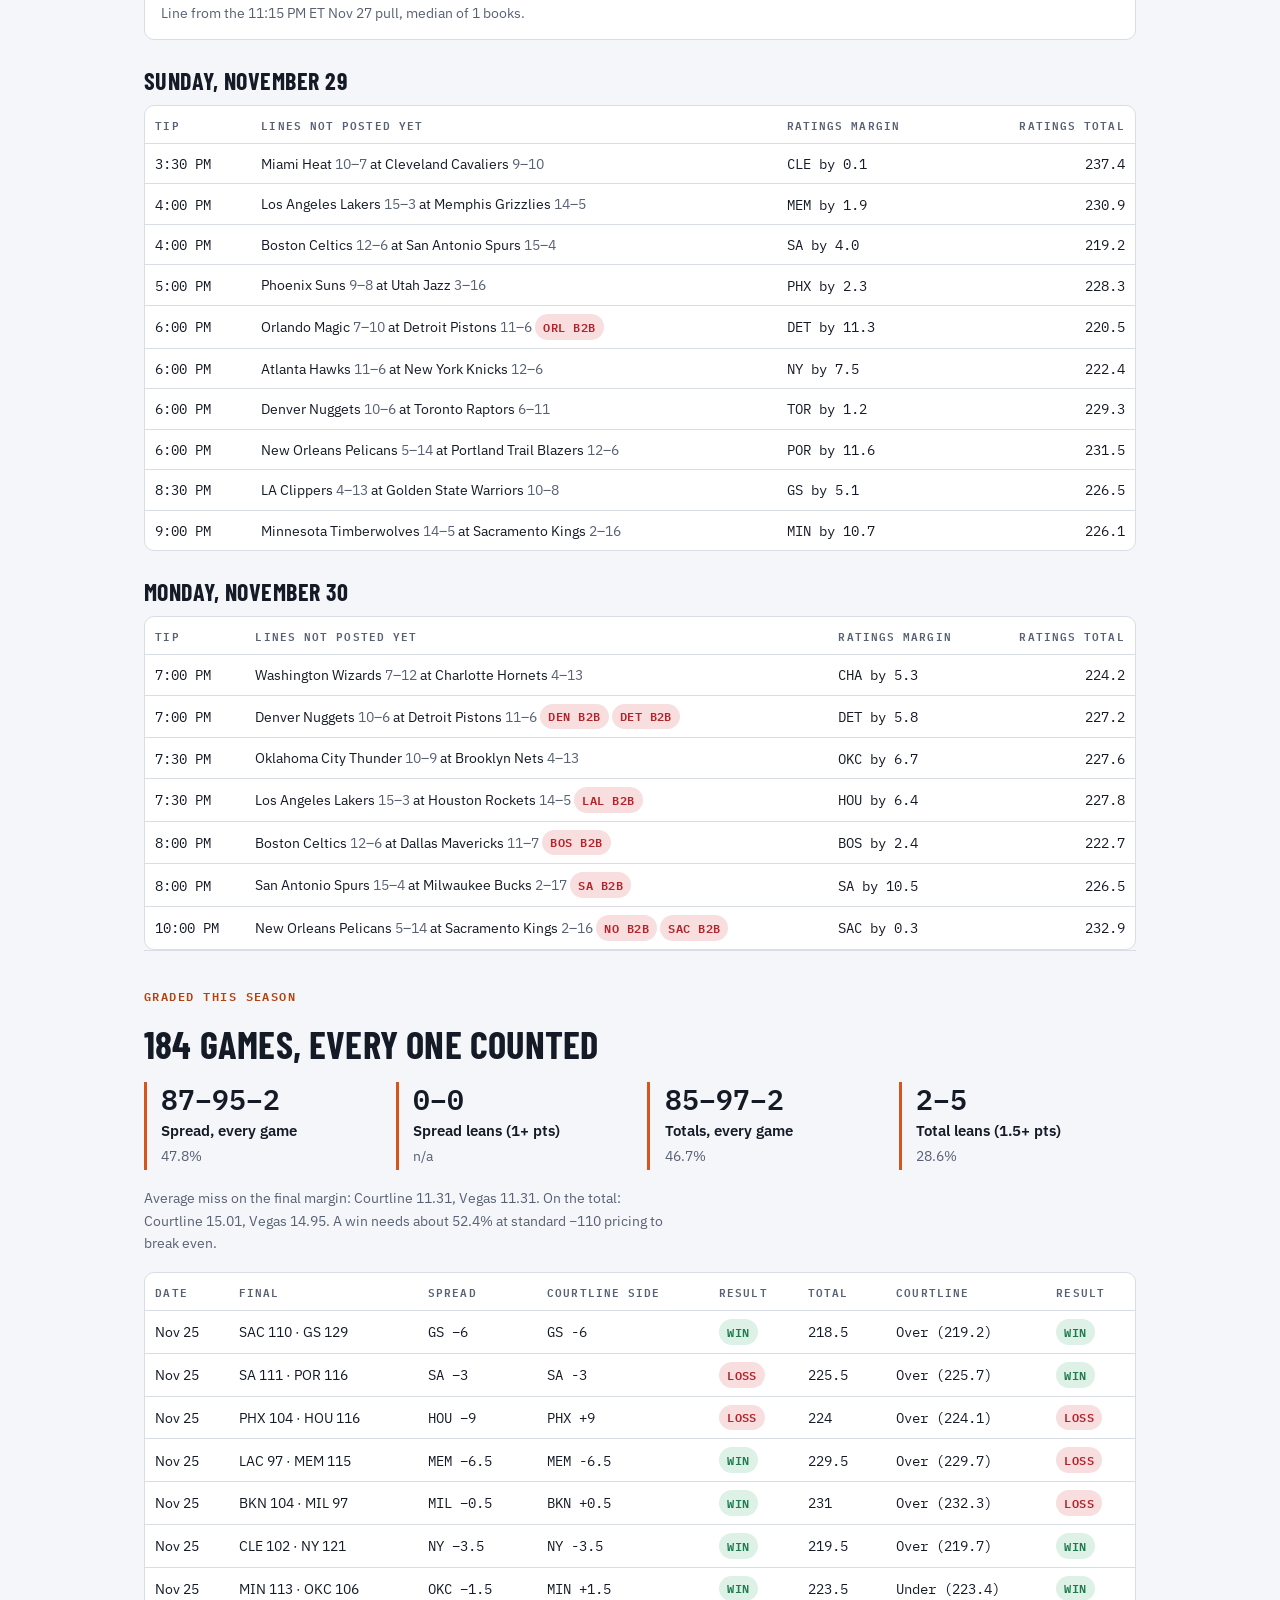
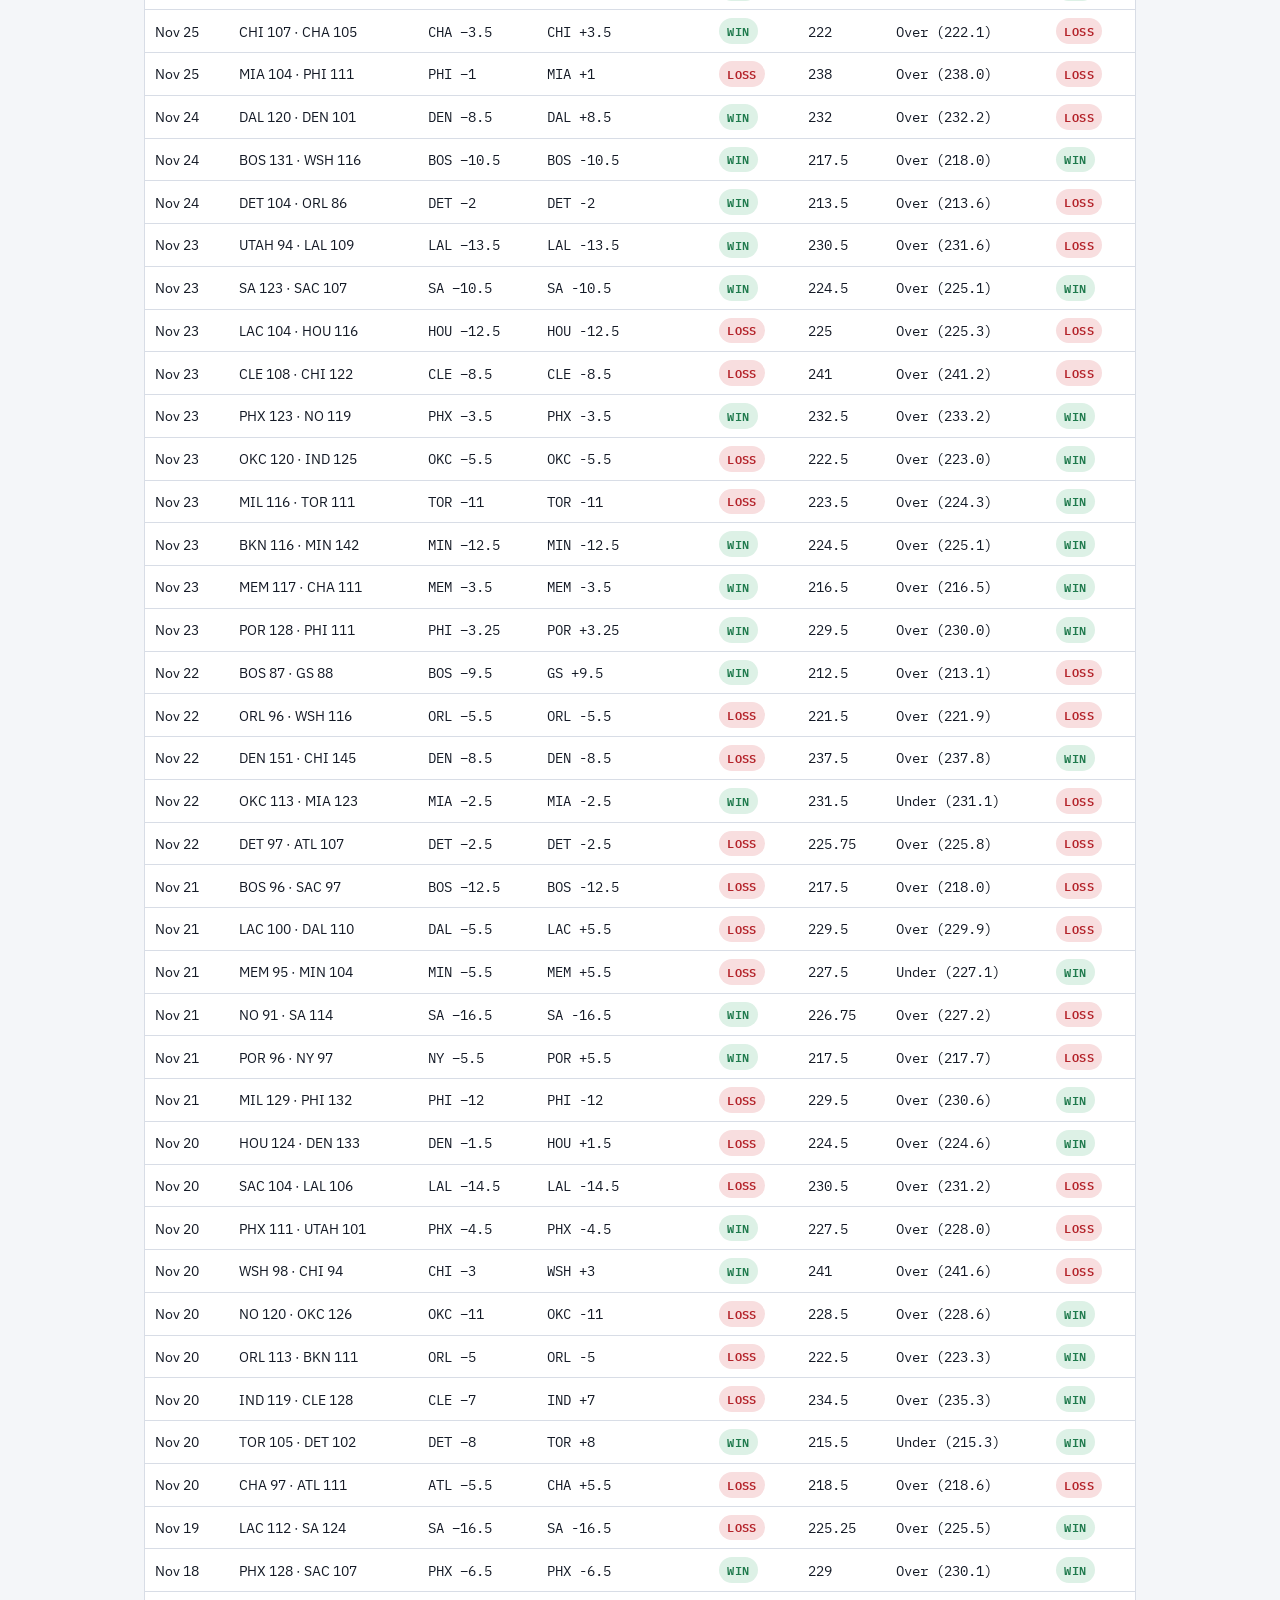
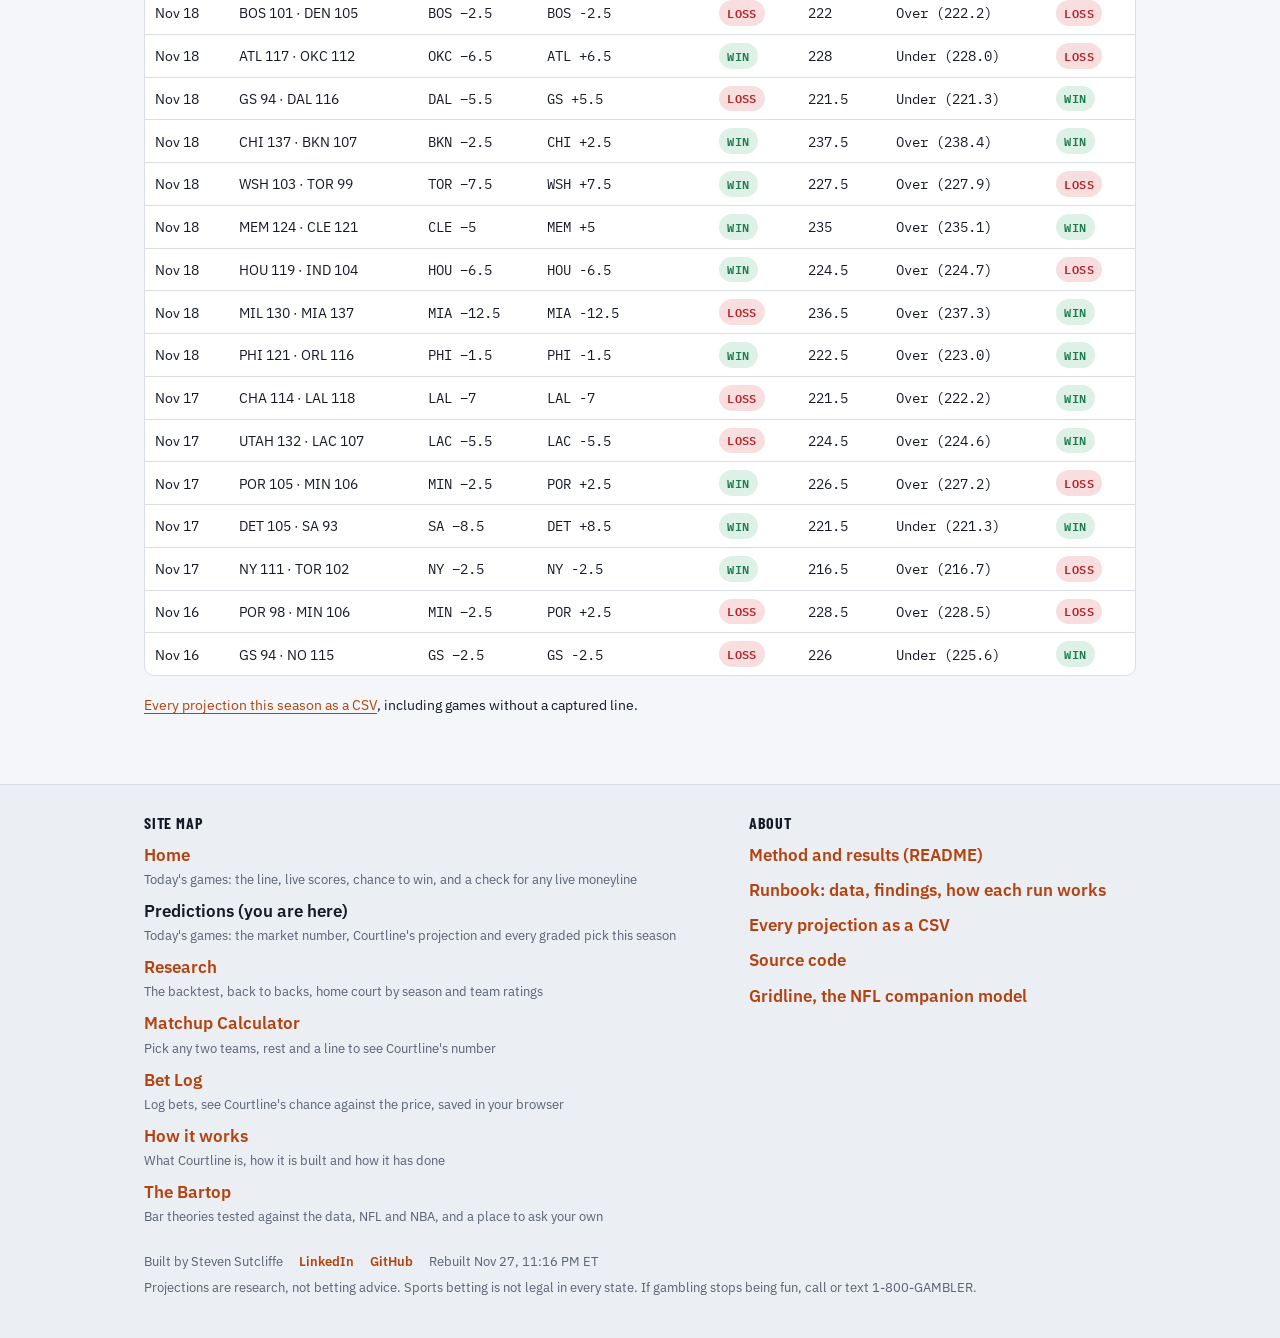
<file: docs/predictions.html>
<!doctype html>
<html lang="en">
<head>
<meta charset="utf-8">
<meta name="viewport" content="width=device-width, initial-scale=1, viewport-fit=cover">
<title>Courtline Predictions</title>
<meta name="description" content="Today&#x27;s NBA games with the market&#x27;s consensus line, Courtline&#x27;s projection and lean, plus every graded pick this season.">
<link rel="canonical" href="https://stevopotpie.github.io/courtline/predictions.html">
<meta property="og:title" content="Courtline Predictions">
<meta property="og:description" content="Today&#x27;s NBA games with the market&#x27;s consensus line, Courtline&#x27;s projection and lean, plus every graded pick this season.">
<meta property="og:type" content="website">
<meta property="og:url" content="https://stevopotpie.github.io/courtline/predictions.html">
<meta property="og:image" content="https://stevopotpie.github.io/courtline/og.png">
<meta name="twitter:card" content="summary_large_image">
<link rel="icon" type="image/png" href="icon.png">
<link rel="apple-touch-icon" href="icon.png">
<link rel="preconnect" href="https://fonts.googleapis.com">
<link rel="preconnect" href="https://fonts.gstatic.com" crossorigin>
<link rel="stylesheet" href="https://fonts.googleapis.com/css2?family=Barlow+Condensed:wght@600;700&family=IBM+Plex+Mono:wght@500;600&family=IBM+Plex+Sans:wght@400;500;600&display=swap">
<link rel="stylesheet" href="courtline.css?v=0a99e062">
<script src="courtline.js?v=d010fda8"></script>
</head>
<body>
<nav class="cl-nav" aria-label="Courtline pages"><div class="cl-in"><a class="cl-brand" href="./"><img src="icon.png" alt="" width="26" height="26">Courtline</a><span class="sb-sw" role="group" aria-label="Switch sport"><a href="https://stevopotpie.github.io/gridline/" title="Gridline, the NFL model">NFL</a><a class="on" href="./" aria-current="true" title="Courtline, the NBA model">NBA</a></span><div class="cl-links"><a href="index.html">Today's games</a><a href="predictions.html" aria-current="page">Predictions</a><a href="research.html">Research</a><a href="calculator.html">Calculator</a><a href="bet-log.html">Bet log</a><a href="how-it-works.html">How it works</a><a href="bartop.html">The Bartop</a><a class="ext" href="https://github.com/stevopotpie/courtline">GitHub</a></div><div class="odds-toggle" role="group" aria-label="Show odds as"><span class="ot-l">Odds</span><button type="button" data-fmt="am" aria-pressed="true" title="American odds">&minus;110</button><button type="button" data-fmt="dec" aria-pressed="false" title="Decimal odds">1.91x</button></div></div></nav>
<style>
.note{border-left:3px solid var(--accent)}
.day{margin-top:1.75rem;margin-bottom:.75rem;font-size:1.5rem}
.games{display:grid;gap:.9rem}
.game{background:var(--surface);border:1px solid var(--line);border-radius:10px;padding:.9rem 1rem;display:grid;gap:.6rem;min-width:0}
.g-top{display:flex;flex-wrap:wrap;gap:.4rem .6rem;align-items:center}
.tip{font:600 .8rem var(--font-mono);color:var(--accent-ink);letter-spacing:.06em}
.teams{display:flex;flex-wrap:wrap;gap:.3rem .6rem;align-items:baseline;font-size:1.05rem}
.at{color:var(--muted);font-size:.85rem}
.mks{display:grid;gap:.35rem}
.mk{display:grid;grid-template-columns:6.5rem minmax(0,1fr) minmax(0,1.2fr) minmax(0,1.3fr);gap:.2rem .8rem;align-items:baseline;padding:.4rem 0;border-top:1px solid var(--line);font-size:.93rem}
.mk .lab{font:600 .7rem var(--font-mono);letter-spacing:.08em;text-transform:uppercase;color:var(--muted)}
.mk .mkt{font-family:var(--font-mono)}.mk .cl{color:var(--muted)}.mk .pick{font-weight:600}
.ml-tools{display:flex;flex-wrap:wrap;gap:.5rem .75rem;align-items:center;font-weight:600}.ml-tools .odds-toggle button{padding:3px 8px;font-size:.72rem}
@media (max-width:640px){.mk{grid-template-columns:5.5rem minmax(0,1fr)}.mk .cl,.mk .pick{grid-column:2}}
</style>
<main class="wrap wide">
<header class="page-head">
  <span class="eyebrow">Predictions · 2026–27</span>
  <h1>Today's board</h1>
  <p class="lede">Every NBA game in the next three days: the market's consensus number, Courtline's projection, and the side it takes. A lean means Courtline disagrees with the market by at least 1 point on the spread or 1.5 points on the total.</p>
  <p class="small muted">Lines are the median across US sportsbooks from the latest odds pull (Nov 27, 11:15 PM ET). Team data through Nov 25. Percentages are Courtline's chance that its side wins at the market number.</p>
</header>
<div class="panel note"><p><strong>Read this first.</strong> Courtline v0 found no edge against closing lines in 6,573 backtested games, and team form alone rarely moves it far from the market. These are paper projections, posted before tip and graded in public, not betting advice.</p></div>
<h3 class="day">Friday, November 27</h3><div class="games"><article class="game"><div class="g-top"><span class="tip">7:30 PM ET</span></div><div class="teams"><span><strong>Milwaukee Bucks</strong> <span class="muted small">2–17</span></span><span class="at">at</span><span><strong>Detroit Pistons</strong> <span class="muted small">11–6</span></span></div><div class="mks"><div class="mk"><span class="lab">Spread</span><span class="mkt">DET &minus;8.5</span><span class="cl">Courtline: DET by 8.7</span><span class="pick">DET -8.5 · 50.6%</span></div><div class="mk"><span class="lab">Total</span><span class="mkt">219.5</span><span class="cl">Courtline: 220.1</span><span class="pick">Over 219.5 · 51.2%</span></div><div class="mk"><span class="lab">Moneyline</span><span class="mkt">MIL <span class="odds" data-am="315">+315</span> · DET <span class="odds" data-am="-400">-400</span></span><span class="cl">Courtline: DET wins 74.0%</span><span class="pick ml-tools"><div class="odds-toggle inline" role="group" aria-label="Odds format"><button type="button" data-fmt="am" aria-pressed="true" title="American odds">&minus;110</button><button type="button" data-fmt="dec" aria-pressed="false" title="Decimal odds">1.91x</button></div><a href="calculator.html?g=401909327">Check a price</a></span></div></div><p class="small muted">Line from the 11:34 PM ET Nov 26 pull, median of 9 books.</p></article><article class="game"><div class="g-top"><span class="tip">7:30 PM ET</span></div><div class="teams"><span><strong>Philadelphia 76ers</strong> <span class="muted small">15–4</span></span><span class="at">at</span><span><strong>Indiana Pacers</strong> <span class="muted small">6–12</span></span></div><div class="mks"><div class="mk"><span class="lab">Spread</span><span class="mkt">PHI &minus;3</span><span class="cl">Courtline: PHI by 3.0</span><span class="pick">IND +3 · 50.1%</span></div><div class="mk"><span class="lab">Total</span><span class="mkt">231.5</span><span class="cl">Courtline: 232.1</span><span class="pick">Over 231.5 · 51.3%</span></div><div class="mk"><span class="lab">Moneyline</span><span class="mkt">PHI <span class="odds" data-am="-155">-155</span> · IND <span class="odds" data-am="132">+132</span></span><span class="cl">Courtline: PHI wins 58.8%</span><span class="pick ml-tools"><div class="odds-toggle inline" role="group" aria-label="Odds format"><button type="button" data-fmt="am" aria-pressed="true" title="American odds">&minus;110</button><button type="button" data-fmt="dec" aria-pressed="false" title="Decimal odds">1.91x</button></div><a href="calculator.html?g=401909328">Check a price</a></span></div></div><p class="small muted">Line from the 11:34 PM ET Nov 26 pull, median of 9 books.</p></article><article class="game"><div class="g-top"><span class="tip">7:30 PM ET</span></div><div class="teams"><span><strong>Brooklyn Nets</strong> <span class="muted small">4–13</span></span><span class="at">at</span><span><strong>Toronto Raptors</strong> <span class="muted small">6–11</span></span></div><div class="mks"><div class="mk"><span class="lab">Spread</span><span class="mkt">TOR &minus;7.5</span><span class="cl">Courtline: TOR by 7.7</span><span class="pick">TOR -7.5 · 50.6%</span></div><div class="mk"><span class="lab">Total</span><span class="mkt">219.5</span><span class="cl">Courtline: 220.1</span><span class="pick">Over 219.5 · 51.3%</span></div><div class="mk"><span class="lab">Moneyline</span><span class="mkt">BKN <span class="odds" data-am="251">+251</span> · TOR <span class="odds" data-am="-319">-319</span></span><span class="cl">Courtline: TOR wins 71.5%</span><span class="pick ml-tools"><div class="odds-toggle inline" role="group" aria-label="Odds format"><button type="button" data-fmt="am" aria-pressed="true" title="American odds">&minus;110</button><button type="button" data-fmt="dec" aria-pressed="false" title="Decimal odds">1.91x</button></div><a href="calculator.html?g=401909329">Check a price</a></span></div></div><p class="small muted">Line from the 11:34 PM ET Nov 26 pull, median of 9 books.</p></article><article class="game"><div class="g-top"><span class="tip">8:00 PM ET</span></div><div class="teams"><span><strong>Atlanta Hawks</strong> <span class="muted small">11–6</span></span><span class="at">at</span><span><strong>Boston Celtics</strong> <span class="muted small">12–6</span></span></div><div class="mks"><div class="mk"><span class="lab">Spread</span><span class="mkt">BOS &minus;9.5</span><span class="cl">Courtline: BOS by 9.3</span><span class="pick">ATL +9.5 · 50.5%</span></div><div class="mk"><span class="lab">Total</span><span class="mkt">222</span><span class="cl">Courtline: 222.2</span><span class="pick">Over 222 · 50.5%</span></div><div class="mk"><span class="lab">Moneyline</span><span class="mkt">ATL <span class="odds" data-am="310">+310</span> · BOS <span class="odds" data-am="-400">-400</span></span><span class="cl">Courtline: BOS wins 75.4%</span><span class="pick ml-tools"><div class="odds-toggle inline" role="group" aria-label="Odds format"><button type="button" data-fmt="am" aria-pressed="true" title="American odds">&minus;110</button><button type="button" data-fmt="dec" aria-pressed="false" title="Decimal odds">1.91x</button></div><a href="calculator.html?g=401909330">Check a price</a></span></div></div><p class="small muted">Line from the 11:34 PM ET Nov 26 pull, median of 9 books.</p></article><article class="game"><div class="g-top"><span class="tip">8:30 PM ET</span></div><div class="teams"><span><strong>Memphis Grizzlies</strong> <span class="muted small">14–5</span></span><span class="at">at</span><span><strong>Minnesota Timberwolves</strong> <span class="muted small">14–5</span></span></div><div class="mks"><div class="mk"><span class="lab">Spread</span><span class="mkt">MIN &minus;3.5</span><span class="cl">Courtline: MIN by 3.5</span><span class="pick">MEM +3.5 · 50.1%</span></div><div class="mk"><span class="lab">Total</span><span class="mkt">221</span><span class="cl">Courtline: 220.2</span><span class="pick">Under 221 · 51.7%</span></div><div class="mk"><span class="lab">Moneyline</span><span class="mkt">MEM <span class="odds" data-am="136">+136</span> · MIN <span class="odds" data-am="-160">-160</span></span><span class="cl">Courtline: MIN wins 60.2%</span><span class="pick ml-tools"><div class="odds-toggle inline" role="group" aria-label="Odds format"><button type="button" data-fmt="am" aria-pressed="true" title="American odds">&minus;110</button><button type="button" data-fmt="dec" aria-pressed="false" title="Decimal odds">1.91x</button></div><a href="calculator.html?g=401909331">Check a price</a></span></div></div><p class="small muted">Line from the 11:34 PM ET Nov 26 pull, median of 9 books.</p></article><article class="game"><div class="g-top"><span class="tip">9:00 PM ET</span></div><div class="teams"><span><strong>Dallas Mavericks</strong> <span class="muted small">11–7</span></span><span class="at">at</span><span><strong>Phoenix Suns</strong> <span class="muted small">9–8</span></span></div><div class="mks"><div class="mk"><span class="lab">Spread</span><span class="mkt">PHX &minus;2</span><span class="cl">Courtline: PHX by 1.8</span><span class="pick">DAL +2 · 50.5%</span></div><div class="mk"><span class="lab">Total</span><span class="mkt">227.5</span><span class="cl">Courtline: 227.9</span><span class="pick">Over 227.5 · 51.0%</span></div><div class="mk"><span class="lab">Moneyline</span><span class="mkt">DAL <span class="odds" data-am="110">+110</span> · PHX <span class="odds" data-am="-133">-133</span></span><span class="cl">Courtline: PHX wins 55.3%</span><span class="pick ml-tools"><div class="odds-toggle inline" role="group" aria-label="Odds format"><button type="button" data-fmt="am" aria-pressed="true" title="American odds">&minus;110</button><button type="button" data-fmt="dec" aria-pressed="false" title="Decimal odds">1.91x</button></div><a href="calculator.html?g=401909332">Check a price</a></span></div></div><p class="small muted">Line from the 11:34 PM ET Nov 26 pull, median of 9 books.</p></article><article class="game"><div class="g-top"><span class="tip">9:30 PM ET</span></div><div class="teams"><span><strong>Los Angeles Lakers</strong> <span class="muted small">15–3</span></span><span class="at">at</span><span><strong>San Antonio Spurs</strong> <span class="muted small">15–4</span></span></div><div class="mks"><div class="mk"><span class="lab">Spread</span><span class="mkt">SA &minus;5.5</span><span class="cl">Courtline: SA by 5.3</span><span class="pick">LAL +5.5 · 50.5%</span></div><div class="mk"><span class="lab">Total</span><span class="mkt">225</span><span class="cl">Courtline: 225.1</span><span class="pick">Over 225 · 50.1%</span></div><div class="mk"><span class="lab">Moneyline</span><span class="mkt">LAL <span class="odds" data-am="183">+183</span> · SA <span class="odds" data-am="-216">-216</span></span><span class="cl">Courtline: SA wins 65.2%</span><span class="pick ml-tools"><div class="odds-toggle inline" role="group" aria-label="Odds format"><button type="button" data-fmt="am" aria-pressed="true" title="American odds">&minus;110</button><button type="button" data-fmt="dec" aria-pressed="false" title="Decimal odds">1.91x</button></div><a href="calculator.html?g=401909333">Check a price</a></span></div></div><p class="small muted">Line from the 11:34 PM ET Nov 26 pull, median of 9 books.</p></article><article class="game"><div class="g-top"><span class="tip">9:30 PM ET</span></div><div class="teams"><span><strong>Denver Nuggets</strong> <span class="muted small">10–6</span></span><span class="at">at</span><span><strong>Utah Jazz</strong> <span class="muted small">3–16</span></span></div><div class="mks"><div class="mk"><span class="lab">Spread</span><span class="mkt">DEN &minus;10</span><span class="cl">Courtline: DEN by 10.1</span><span class="pick">DEN -10 · 50.3%</span></div><div class="mk"><span class="lab">Total</span><span class="mkt">228.5</span><span class="cl">Courtline: 228.7</span><span class="pick">Over 228.5 · 50.5%</span></div><div class="mk"><span class="lab">Moneyline</span><span class="mkt">DEN <span class="odds" data-am="-490">-490</span> · UTAH <span class="odds" data-am="375">+375</span></span><span class="cl">Courtline: DEN wins 77.2%</span><span class="pick ml-tools"><div class="odds-toggle inline" role="group" aria-label="Odds format"><button type="button" data-fmt="am" aria-pressed="true" title="American odds">&minus;110</button><button type="button" data-fmt="dec" aria-pressed="false" title="Decimal odds">1.91x</button></div><a href="calculator.html?g=401909334">Check a price</a></span></div></div><p class="small muted">Line from the 11:34 PM ET Nov 26 pull, median of 9 books.</p></article><article class="game"><div class="g-top"><span class="tip">9:30 PM ET</span></div><div class="teams"><span><strong>New Orleans Pelicans</strong> <span class="muted small">5–14</span></span><span class="at">at</span><span><strong>LA Clippers</strong> <span class="muted small">4–13</span></span></div><div class="mks"><div class="mk"><span class="lab">Spread</span><span class="mkt">LAC &minus;3</span><span class="cl">Courtline: LAC by 2.8</span><span class="pick">NO +3 · 50.6%</span></div><div class="mk"><span class="lab">Total</span><span class="mkt">231.5</span><span class="cl">Courtline: 232.1</span><span class="pick">Over 231.5 · 51.4%</span></div><div class="mk"><span class="lab">Moneyline</span><span class="mkt">NO <span class="odds" data-am="130">+130</span> · LAC <span class="odds" data-am="-155">-155</span></span><span class="cl">Courtline: LAC wins 58.2%</span><span class="pick ml-tools"><div class="odds-toggle inline" role="group" aria-label="Odds format"><button type="button" data-fmt="am" aria-pressed="true" title="American odds">&minus;110</button><button type="button" data-fmt="dec" aria-pressed="false" title="Decimal odds">1.91x</button></div><a href="calculator.html?g=401909335">Check a price</a></span></div></div><p class="small muted">Line from the 11:34 PM ET Nov 26 pull, median of 9 books.</p></article><article class="game"><div class="g-top"><span class="tip">9:30 PM ET</span></div><div class="teams"><span><strong>Golden State Warriors</strong> <span class="muted small">10–8</span></span><span class="at">at</span><span><strong>Portland Trail Blazers</strong> <span class="muted small">12–6</span></span></div><div class="mks"><div class="mk"><span class="lab">Spread</span><span class="mkt">POR &minus;8.5</span><span class="cl">Courtline: POR by 8.5</span><span class="pick">GS +8.5 · 50.0%</span></div><div class="mk"><span class="lab">Total</span><span class="mkt">221</span><span class="cl">Courtline: 221.2</span><span class="pick">Over 221 · 50.4%</span></div><div class="mk"><span class="lab">Moneyline</span><span class="mkt">GS <span class="odds" data-am="300">+300</span> · POR <span class="odds" data-am="-375">-375</span></span><span class="cl">Courtline: POR wins 73.5%</span><span class="pick ml-tools"><div class="odds-toggle inline" role="group" aria-label="Odds format"><button type="button" data-fmt="am" aria-pressed="true" title="American odds">&minus;110</button><button type="button" data-fmt="dec" aria-pressed="false" title="Decimal odds">1.91x</button></div><a href="calculator.html?g=401909336">Check a price</a></span></div></div><p class="small muted">Line from the 11:34 PM ET Nov 26 pull, median of 9 books.</p></article></div><h3 class="day">Saturday, November 28</h3><div class="games"><article class="game"><div class="g-top"><span class="tip">5:00 PM ET</span></div><div class="teams"><span><strong>Orlando Magic</strong> <span class="muted small">7–10</span></span><span class="at">at</span><span><strong>Washington Wizards</strong> <span class="muted small">7–12</span></span></div><div class="mks"><div class="mk"><span class="lab">Spread</span><span class="mkt">ORL &minus;3.5</span><span class="cl">Courtline: ORL by 3.6</span><span class="pick">ORL -3.5 · 50.4%</span></div><div class="mk"><span class="lab">Total</span><span class="mkt">219.5</span><span class="cl">Courtline: 220.0</span><span class="pick">Over 219.5 · 51.1%</span></div><div class="mk"><span class="lab">Moneyline</span><span class="mkt">ORL <span class="odds" data-am="-169">-169</span> · WSH <span class="odds" data-am="142">+142</span></span><span class="cl">Courtline: ORL wins 60.5%</span><span class="pick ml-tools"><div class="odds-toggle inline" role="group" aria-label="Odds format"><button type="button" data-fmt="am" aria-pressed="true" title="American odds">&minus;110</button><button type="button" data-fmt="dec" aria-pressed="false" title="Decimal odds">1.91x</button></div><a href="calculator.html?g=401910046">Check a price</a></span></div></div><p class="small muted">Line from the 11:15 PM ET Nov 27 pull, median of 8 books.</p></article><article class="game"><div class="g-top"><span class="tip">6:00 PM ET</span><span class="pill b2b">BKN on a back to back</span></div><div class="teams"><span><strong>Brooklyn Nets</strong> <span class="muted small">4–13</span></span><span class="at">at</span><span><strong>Charlotte Hornets</strong> <span class="muted small">4–13</span></span></div><div class="mks"><div class="mk"><span class="lab">Spread</span><span class="mkt">CHA &minus;5.5</span><span class="cl">Courtline: CHA by 5.8</span><span class="pick">CHA -5.5 · 50.9%</span></div><div class="mk"><span class="lab">Total</span><span class="mkt">213.5</span><span class="cl">Courtline: 214.9</span><span class="pick">Over 213.5 · 53.1%</span></div><div class="mk"><span class="lab">Moneyline</span><span class="mkt">BKN <span class="odds" data-am="191">+191</span> · CHA <span class="odds" data-am="-235">-235</span></span><span class="cl">Courtline: CHA wins 66.6%</span><span class="pick ml-tools"><div class="odds-toggle inline" role="group" aria-label="Odds format"><button type="button" data-fmt="am" aria-pressed="true" title="American odds">&minus;110</button><button type="button" data-fmt="dec" aria-pressed="false" title="Decimal odds">1.91x</button></div><a href="calculator.html?g=401910047">Check a price</a></span></div></div><p class="small muted">Line from the 11:15 PM ET Nov 27 pull, median of 7 books.</p></article><article class="game"><div class="g-top"><span class="tip">8:00 PM ET</span><span class="pill b2b">IND on a back to back</span></div><div class="teams"><span><strong>Indiana Pacers</strong> <span class="muted small">6–12</span></span><span class="at">at</span><span><strong>Chicago Bulls</strong> <span class="muted small">6–12</span></span></div><div class="mks"><div class="mk"><span class="lab">Spread</span><span class="mkt">CHI &minus;2.5</span><span class="cl">Courtline: CHI by 2.7</span><span class="pick">CHI -2.5 · 50.7%</span></div><div class="mk"><span class="lab">Total</span><span class="mkt">235</span><span class="cl">Courtline: 235.8</span><span class="pick">Over 235 · 51.7%</span></div><div class="mk"><span class="lab">Moneyline</span><span class="mkt">IND <span class="odds" data-am="122">+122</span> · CHI <span class="odds" data-am="-145">-145</span></span><span class="cl">Courtline: CHI wins 57.9%</span><span class="pick ml-tools"><div class="odds-toggle inline" role="group" aria-label="Odds format"><button type="button" data-fmt="am" aria-pressed="true" title="American odds">&minus;110</button><button type="button" data-fmt="dec" aria-pressed="false" title="Decimal odds">1.91x</button></div><a href="calculator.html?g=401910048">Check a price</a></span></div></div><p class="small muted">Line from the 11:15 PM ET Nov 27 pull, median of 7 books.</p></article><article class="game"><div class="g-top"><span class="tip">8:00 PM ET</span><span class="pill b2b">MIL on a back to back</span></div><div class="teams"><span><strong>Oklahoma City Thunder</strong> <span class="muted small">10–9</span></span><span class="at">at</span><span><strong>Milwaukee Bucks</strong> <span class="muted small">2–17</span></span></div><div class="mks"><div class="mk"><span class="lab">Spread</span><span class="mkt">OKC &minus;11.5</span><span class="cl">Courtline: OKC by 12.1</span><span class="pick">OKC -11.5 · 51.7%</span></div><div class="mk"><span class="lab">Total</span><span class="mkt">228.5</span><span class="cl">Courtline: 229.4</span><span class="pick">Over 228.5 · 52.0%</span></div><div class="mk"><span class="lab">Moneyline</span><span class="mkt">OKC <span class="odds" data-am="-560">-560</span> · MIL <span class="odds" data-am="421">+421</span></span><span class="cl">Courtline: OKC wins 81.4%</span><span class="pick ml-tools"><div class="odds-toggle inline" role="group" aria-label="Odds format"><button type="button" data-fmt="am" aria-pressed="true" title="American odds">&minus;110</button><button type="button" data-fmt="dec" aria-pressed="false" title="Decimal odds">1.91x</button></div><a href="calculator.html?g=401910049">Check a price</a></span></div></div><p class="small muted">Line from the 11:15 PM ET Nov 27 pull, median of 7 books.</p></article><article class="game"><div class="g-top"><span class="tip">8:30 PM ET</span><span class="pill b2b">PHI on a back to back</span></div><div class="teams"><span><strong>Philadelphia 76ers</strong> <span class="muted small">15–4</span></span><span class="at">at</span><span><strong>Houston Rockets</strong> <span class="muted small">14–5</span></span></div><div class="mks"><div class="mk"><span class="lab">Spread</span><span class="mkt">HOU &minus;12.5</span><span class="cl">Courtline: HOU by 12.8</span><span class="pick">HOU -12.5 · 51.0%</span></div><div class="mk"><span class="lab">Total</span><span class="mkt">221.5</span><span class="cl">Courtline: 222.0</span><span class="pick">Over 221.5 · 51.1%</span></div><div class="mk"><span class="lab">Moneyline</span><span class="mkt">PHI <span class="odds" data-am="390">+390</span> · HOU <span class="odds" data-am="-510">-510</span></span><span class="cl">Courtline: HOU wins 82.8%</span><span class="pick ml-tools"><div class="odds-toggle inline" role="group" aria-label="Odds format"><button type="button" data-fmt="am" aria-pressed="true" title="American odds">&minus;110</button><button type="button" data-fmt="dec" aria-pressed="false" title="Decimal odds">1.91x</button></div><a href="calculator.html?g=401910050">Check a price</a></span></div></div><p class="small muted">Line from the 11:15 PM ET Nov 27 pull, median of 1 books.</p></article></div><h3 class="day">Sunday, November 29</h3><div class="panel scroll" style="padding:0;margin-top:0"><table class="t"><thead><tr><th>Tip</th><th>Lines not posted yet</th><th>Ratings margin</th><th class="r">Ratings total</th></tr></thead><tbody><tr><td class="m">3:30 PM</td><td>Miami Heat <span class="muted small">10–7</span> at Cleveland Cavaliers <span class="muted small">9–10</span></td><td class="m">CLE by 0.1</td><td class="r m">237.4</td></tr><tr><td class="m">4:00 PM</td><td>Los Angeles Lakers <span class="muted small">15–3</span> at Memphis Grizzlies <span class="muted small">14–5</span></td><td class="m">MEM by 1.9</td><td class="r m">230.9</td></tr><tr><td class="m">4:00 PM</td><td>Boston Celtics <span class="muted small">12–6</span> at San Antonio Spurs <span class="muted small">15–4</span></td><td class="m">SA by 4.0</td><td class="r m">219.2</td></tr><tr><td class="m">5:00 PM</td><td>Phoenix Suns <span class="muted small">9–8</span> at Utah Jazz <span class="muted small">3–16</span></td><td class="m">PHX by 2.3</td><td class="r m">228.3</td></tr><tr><td class="m">6:00 PM</td><td>Orlando Magic <span class="muted small">7–10</span> at Detroit Pistons <span class="muted small">11–6</span> <span class="pill b2b">ORL b2b</span></td><td class="m">DET by 11.3</td><td class="r m">220.5</td></tr><tr><td class="m">6:00 PM</td><td>Atlanta Hawks <span class="muted small">11–6</span> at New York Knicks <span class="muted small">12–6</span></td><td class="m">NY by 7.5</td><td class="r m">222.4</td></tr><tr><td class="m">6:00 PM</td><td>Denver Nuggets <span class="muted small">10–6</span> at Toronto Raptors <span class="muted small">6–11</span></td><td class="m">TOR by 1.2</td><td class="r m">229.3</td></tr><tr><td class="m">6:00 PM</td><td>New Orleans Pelicans <span class="muted small">5–14</span> at Portland Trail Blazers <span class="muted small">12–6</span></td><td class="m">POR by 11.6</td><td class="r m">231.5</td></tr><tr><td class="m">8:30 PM</td><td>LA Clippers <span class="muted small">4–13</span> at Golden State Warriors <span class="muted small">10–8</span></td><td class="m">GS by 5.1</td><td class="r m">226.5</td></tr><tr><td class="m">9:00 PM</td><td>Minnesota Timberwolves <span class="muted small">14–5</span> at Sacramento Kings <span class="muted small">2–16</span></td><td class="m">MIN by 10.7</td><td class="r m">226.1</td></tr></tbody></table></div><h3 class="day">Monday, November 30</h3><div class="panel scroll" style="padding:0;margin-top:0"><table class="t"><thead><tr><th>Tip</th><th>Lines not posted yet</th><th>Ratings margin</th><th class="r">Ratings total</th></tr></thead><tbody><tr><td class="m">7:00 PM</td><td>Washington Wizards <span class="muted small">7–12</span> at Charlotte Hornets <span class="muted small">4–13</span></td><td class="m">CHA by 5.3</td><td class="r m">224.2</td></tr><tr><td class="m">7:00 PM</td><td>Denver Nuggets <span class="muted small">10–6</span> at Detroit Pistons <span class="muted small">11–6</span> <span class="pill b2b">DEN b2b</span> <span class="pill b2b">DET b2b</span></td><td class="m">DET by 5.8</td><td class="r m">227.2</td></tr><tr><td class="m">7:30 PM</td><td>Oklahoma City Thunder <span class="muted small">10–9</span> at Brooklyn Nets <span class="muted small">4–13</span></td><td class="m">OKC by 6.7</td><td class="r m">227.6</td></tr><tr><td class="m">7:30 PM</td><td>Los Angeles Lakers <span class="muted small">15–3</span> at Houston Rockets <span class="muted small">14–5</span> <span class="pill b2b">LAL b2b</span></td><td class="m">HOU by 6.4</td><td class="r m">227.8</td></tr><tr><td class="m">8:00 PM</td><td>Boston Celtics <span class="muted small">12–6</span> at Dallas Mavericks <span class="muted small">11–7</span> <span class="pill b2b">BOS b2b</span></td><td class="m">BOS by 2.4</td><td class="r m">222.7</td></tr><tr><td class="m">8:00 PM</td><td>San Antonio Spurs <span class="muted small">15–4</span> at Milwaukee Bucks <span class="muted small">2–17</span> <span class="pill b2b">SA b2b</span></td><td class="m">SA by 10.5</td><td class="r m">226.5</td></tr><tr><td class="m">10:00 PM</td><td>New Orleans Pelicans <span class="muted small">5–14</span> at Sacramento Kings <span class="muted small">2–16</span> <span class="pill b2b">NO b2b</span> <span class="pill b2b">SAC b2b</span></td><td class="m">SAC by 0.3</td><td class="r m">232.9</td></tr></tbody></table></div>

<section class="block" id="graded" aria-labelledby="graded-h">
  <span class="eyebrow">Graded this season</span>
  <h2 id="graded-h">184 games, every one counted</h2>
  <div class="stats">
    <div class="stat"><span class="big">87–95–2</span><span class="what">Spread, every game</span><span class="n">47.8%</span></div>
    <div class="stat"><span class="big">0–0</span><span class="what">Spread leans (1+ pts)</span><span class="n">n/a</span></div>
    <div class="stat"><span class="big">85–97–2</span><span class="what">Totals, every game</span><span class="n">46.7%</span></div>
    <div class="stat"><span class="big">2–5</span><span class="what">Total leans (1.5+ pts)</span><span class="n">28.6%</span></div>
  </div>
  <p class="small muted">Average miss on the final margin: Courtline 11.31, Vegas 11.31. On the total: Courtline 15.01, Vegas 14.95. A win needs about 52.4% at standard &minus;110 pricing to break even.</p>
  <div class="panel scroll" style="padding:0"><table class="t">
    <thead><tr><th>Date</th><th>Final</th><th>Spread</th><th>Courtline side</th><th>Result</th><th>Total</th><th>Courtline</th><th>Result</th></tr></thead>
    <tbody><tr><td>Nov 25</td><td>SAC 110 · GS 129</td><td class="m">GS &minus;6</td><td class="m">GS -6</td><td><span class="pill win">win</span></td><td class="m">218.5</td><td class="m">Over (219.2)</td><td><span class="pill win">win</span></td></tr><tr><td>Nov 25</td><td>SA 111 · POR 116</td><td class="m">SA &minus;3</td><td class="m">SA -3</td><td><span class="pill loss">loss</span></td><td class="m">225.5</td><td class="m">Over (225.7)</td><td><span class="pill win">win</span></td></tr><tr><td>Nov 25</td><td>PHX 104 · HOU 116</td><td class="m">HOU &minus;9</td><td class="m">PHX +9</td><td><span class="pill loss">loss</span></td><td class="m">224</td><td class="m">Over (224.1)</td><td><span class="pill loss">loss</span></td></tr><tr><td>Nov 25</td><td>LAC 97 · MEM 115</td><td class="m">MEM &minus;6.5</td><td class="m">MEM -6.5</td><td><span class="pill win">win</span></td><td class="m">229.5</td><td class="m">Over (229.7)</td><td><span class="pill loss">loss</span></td></tr><tr><td>Nov 25</td><td>BKN 104 · MIL 97</td><td class="m">MIL &minus;0.5</td><td class="m">BKN +0.5</td><td><span class="pill win">win</span></td><td class="m">231</td><td class="m">Over (232.3)</td><td><span class="pill loss">loss</span></td></tr><tr><td>Nov 25</td><td>CLE 102 · NY 121</td><td class="m">NY &minus;3.5</td><td class="m">NY -3.5</td><td><span class="pill win">win</span></td><td class="m">219.5</td><td class="m">Over (219.7)</td><td><span class="pill win">win</span></td></tr><tr><td>Nov 25</td><td>MIN 113 · OKC 106</td><td class="m">OKC &minus;1.5</td><td class="m">MIN +1.5</td><td><span class="pill win">win</span></td><td class="m">223.5</td><td class="m">Under (223.4)</td><td><span class="pill win">win</span></td></tr><tr><td>Nov 25</td><td>CHI 107 · CHA 105</td><td class="m">CHA &minus;3.5</td><td class="m">CHI +3.5</td><td><span class="pill win">win</span></td><td class="m">222</td><td class="m">Over (222.1)</td><td><span class="pill loss">loss</span></td></tr><tr><td>Nov 25</td><td>MIA 104 · PHI 111</td><td class="m">PHI &minus;1</td><td class="m">MIA +1</td><td><span class="pill loss">loss</span></td><td class="m">238</td><td class="m">Over (238.0)</td><td><span class="pill loss">loss</span></td></tr><tr><td>Nov 24</td><td>DAL 120 · DEN 101</td><td class="m">DEN &minus;8.5</td><td class="m">DAL +8.5</td><td><span class="pill win">win</span></td><td class="m">232</td><td class="m">Over (232.2)</td><td><span class="pill loss">loss</span></td></tr><tr><td>Nov 24</td><td>BOS 131 · WSH 116</td><td class="m">BOS &minus;10.5</td><td class="m">BOS -10.5</td><td><span class="pill win">win</span></td><td class="m">217.5</td><td class="m">Over (218.0)</td><td><span class="pill win">win</span></td></tr><tr><td>Nov 24</td><td>DET 104 · ORL 86</td><td class="m">DET &minus;2</td><td class="m">DET -2</td><td><span class="pill win">win</span></td><td class="m">213.5</td><td class="m">Over (213.6)</td><td><span class="pill loss">loss</span></td></tr><tr><td>Nov 23</td><td>UTAH 94 · LAL 109</td><td class="m">LAL &minus;13.5</td><td class="m">LAL -13.5</td><td><span class="pill win">win</span></td><td class="m">230.5</td><td class="m">Over (231.6)</td><td><span class="pill loss">loss</span></td></tr><tr><td>Nov 23</td><td>SA 123 · SAC 107</td><td class="m">SA &minus;10.5</td><td class="m">SA -10.5</td><td><span class="pill win">win</span></td><td class="m">224.5</td><td class="m">Over (225.1)</td><td><span class="pill win">win</span></td></tr><tr><td>Nov 23</td><td>LAC 104 · HOU 116</td><td class="m">HOU &minus;12.5</td><td class="m">HOU -12.5</td><td><span class="pill loss">loss</span></td><td class="m">225</td><td class="m">Over (225.3)</td><td><span class="pill loss">loss</span></td></tr><tr><td>Nov 23</td><td>CLE 108 · CHI 122</td><td class="m">CLE &minus;8.5</td><td class="m">CLE -8.5</td><td><span class="pill loss">loss</span></td><td class="m">241</td><td class="m">Over (241.2)</td><td><span class="pill loss">loss</span></td></tr><tr><td>Nov 23</td><td>PHX 123 · NO 119</td><td class="m">PHX &minus;3.5</td><td class="m">PHX -3.5</td><td><span class="pill win">win</span></td><td class="m">232.5</td><td class="m">Over (233.2)</td><td><span class="pill win">win</span></td></tr><tr><td>Nov 23</td><td>OKC 120 · IND 125</td><td class="m">OKC &minus;5.5</td><td class="m">OKC -5.5</td><td><span class="pill loss">loss</span></td><td class="m">222.5</td><td class="m">Over (223.0)</td><td><span class="pill win">win</span></td></tr><tr><td>Nov 23</td><td>MIL 116 · TOR 111</td><td class="m">TOR &minus;11</td><td class="m">TOR -11</td><td><span class="pill loss">loss</span></td><td class="m">223.5</td><td class="m">Over (224.3)</td><td><span class="pill win">win</span></td></tr><tr><td>Nov 23</td><td>BKN 116 · MIN 142</td><td class="m">MIN &minus;12.5</td><td class="m">MIN -12.5</td><td><span class="pill win">win</span></td><td class="m">224.5</td><td class="m">Over (225.1)</td><td><span class="pill win">win</span></td></tr><tr><td>Nov 23</td><td>MEM 117 · CHA 111</td><td class="m">MEM &minus;3.5</td><td class="m">MEM -3.5</td><td><span class="pill win">win</span></td><td class="m">216.5</td><td class="m">Over (216.5)</td><td><span class="pill win">win</span></td></tr><tr><td>Nov 23</td><td>POR 128 · PHI 111</td><td class="m">PHI &minus;3.25</td><td class="m">POR +3.25</td><td><span class="pill win">win</span></td><td class="m">229.5</td><td class="m">Over (230.0)</td><td><span class="pill win">win</span></td></tr><tr><td>Nov 22</td><td>BOS 87 · GS 88</td><td class="m">BOS &minus;9.5</td><td class="m">GS +9.5</td><td><span class="pill win">win</span></td><td class="m">212.5</td><td class="m">Over (213.1)</td><td><span class="pill loss">loss</span></td></tr><tr><td>Nov 22</td><td>ORL 96 · WSH 116</td><td class="m">ORL &minus;5.5</td><td class="m">ORL -5.5</td><td><span class="pill loss">loss</span></td><td class="m">221.5</td><td class="m">Over (221.9)</td><td><span class="pill loss">loss</span></td></tr><tr><td>Nov 22</td><td>DEN 151 · CHI 145</td><td class="m">DEN &minus;8.5</td><td class="m">DEN -8.5</td><td><span class="pill loss">loss</span></td><td class="m">237.5</td><td class="m">Over (237.8)</td><td><span class="pill win">win</span></td></tr><tr><td>Nov 22</td><td>OKC 113 · MIA 123</td><td class="m">MIA &minus;2.5</td><td class="m">MIA -2.5</td><td><span class="pill win">win</span></td><td class="m">231.5</td><td class="m">Under (231.1)</td><td><span class="pill loss">loss</span></td></tr><tr><td>Nov 22</td><td>DET 97 · ATL 107</td><td class="m">DET &minus;2.5</td><td class="m">DET -2.5</td><td><span class="pill loss">loss</span></td><td class="m">225.75</td><td class="m">Over (225.8)</td><td><span class="pill loss">loss</span></td></tr><tr><td>Nov 21</td><td>BOS 96 · SAC 97</td><td class="m">BOS &minus;12.5</td><td class="m">BOS -12.5</td><td><span class="pill loss">loss</span></td><td class="m">217.5</td><td class="m">Over (218.0)</td><td><span class="pill loss">loss</span></td></tr><tr><td>Nov 21</td><td>LAC 100 · DAL 110</td><td class="m">DAL &minus;5.5</td><td class="m">LAC +5.5</td><td><span class="pill loss">loss</span></td><td class="m">229.5</td><td class="m">Over (229.9)</td><td><span class="pill loss">loss</span></td></tr><tr><td>Nov 21</td><td>MEM 95 · MIN 104</td><td class="m">MIN &minus;5.5</td><td class="m">MEM +5.5</td><td><span class="pill loss">loss</span></td><td class="m">227.5</td><td class="m">Under (227.1)</td><td><span class="pill win">win</span></td></tr><tr><td>Nov 21</td><td>NO 91 · SA 114</td><td class="m">SA &minus;16.5</td><td class="m">SA -16.5</td><td><span class="pill win">win</span></td><td class="m">226.75</td><td class="m">Over (227.2)</td><td><span class="pill loss">loss</span></td></tr><tr><td>Nov 21</td><td>POR 96 · NY 97</td><td class="m">NY &minus;5.5</td><td class="m">POR +5.5</td><td><span class="pill win">win</span></td><td class="m">217.5</td><td class="m">Over (217.7)</td><td><span class="pill loss">loss</span></td></tr><tr><td>Nov 21</td><td>MIL 129 · PHI 132</td><td class="m">PHI &minus;12</td><td class="m">PHI -12</td><td><span class="pill loss">loss</span></td><td class="m">229.5</td><td class="m">Over (230.6)</td><td><span class="pill win">win</span></td></tr><tr><td>Nov 20</td><td>HOU 124 · DEN 133</td><td class="m">DEN &minus;1.5</td><td class="m">HOU +1.5</td><td><span class="pill loss">loss</span></td><td class="m">224.5</td><td class="m">Over (224.6)</td><td><span class="pill win">win</span></td></tr><tr><td>Nov 20</td><td>SAC 104 · LAL 106</td><td class="m">LAL &minus;14.5</td><td class="m">LAL -14.5</td><td><span class="pill loss">loss</span></td><td class="m">230.5</td><td class="m">Over (231.2)</td><td><span class="pill loss">loss</span></td></tr><tr><td>Nov 20</td><td>PHX 111 · UTAH 101</td><td class="m">PHX &minus;4.5</td><td class="m">PHX -4.5</td><td><span class="pill win">win</span></td><td class="m">227.5</td><td class="m">Over (228.0)</td><td><span class="pill loss">loss</span></td></tr><tr><td>Nov 20</td><td>WSH 98 · CHI 94</td><td class="m">CHI &minus;3</td><td class="m">WSH +3</td><td><span class="pill win">win</span></td><td class="m">241</td><td class="m">Over (241.6)</td><td><span class="pill loss">loss</span></td></tr><tr><td>Nov 20</td><td>NO 120 · OKC 126</td><td class="m">OKC &minus;11</td><td class="m">OKC -11</td><td><span class="pill loss">loss</span></td><td class="m">228.5</td><td class="m">Over (228.6)</td><td><span class="pill win">win</span></td></tr><tr><td>Nov 20</td><td>ORL 113 · BKN 111</td><td class="m">ORL &minus;5</td><td class="m">ORL -5</td><td><span class="pill loss">loss</span></td><td class="m">222.5</td><td class="m">Over (223.3)</td><td><span class="pill win">win</span></td></tr><tr><td>Nov 20</td><td>IND 119 · CLE 128</td><td class="m">CLE &minus;7</td><td class="m">IND +7</td><td><span class="pill loss">loss</span></td><td class="m">234.5</td><td class="m">Over (235.3)</td><td><span class="pill win">win</span></td></tr><tr><td>Nov 20</td><td>TOR 105 · DET 102</td><td class="m">DET &minus;8</td><td class="m">TOR +8</td><td><span class="pill win">win</span></td><td class="m">215.5</td><td class="m">Under (215.3)</td><td><span class="pill win">win</span></td></tr><tr><td>Nov 20</td><td>CHA 97 · ATL 111</td><td class="m">ATL &minus;5.5</td><td class="m">CHA +5.5</td><td><span class="pill loss">loss</span></td><td class="m">218.5</td><td class="m">Over (218.6)</td><td><span class="pill loss">loss</span></td></tr><tr><td>Nov 19</td><td>LAC 112 · SA 124</td><td class="m">SA &minus;16.5</td><td class="m">SA -16.5</td><td><span class="pill loss">loss</span></td><td class="m">225.25</td><td class="m">Over (225.5)</td><td><span class="pill win">win</span></td></tr><tr><td>Nov 18</td><td>PHX 128 · SAC 107</td><td class="m">PHX &minus;6.5</td><td class="m">PHX -6.5</td><td><span class="pill win">win</span></td><td class="m">229</td><td class="m">Over (230.1)</td><td><span class="pill win">win</span></td></tr><tr><td>Nov 18</td><td>BOS 101 · DEN 105</td><td class="m">BOS &minus;2.5</td><td class="m">BOS -2.5</td><td><span class="pill loss">loss</span></td><td class="m">222</td><td class="m">Over (222.2)</td><td><span class="pill loss">loss</span></td></tr><tr><td>Nov 18</td><td>ATL 117 · OKC 112</td><td class="m">OKC &minus;6.5</td><td class="m">ATL +6.5</td><td><span class="pill win">win</span></td><td class="m">228</td><td class="m">Under (228.0)</td><td><span class="pill loss">loss</span></td></tr><tr><td>Nov 18</td><td>GS 94 · DAL 116</td><td class="m">DAL &minus;5.5</td><td class="m">GS +5.5</td><td><span class="pill loss">loss</span></td><td class="m">221.5</td><td class="m">Under (221.3)</td><td><span class="pill win">win</span></td></tr><tr><td>Nov 18</td><td>CHI 137 · BKN 107</td><td class="m">BKN &minus;2.5</td><td class="m">CHI +2.5</td><td><span class="pill win">win</span></td><td class="m">237.5</td><td class="m">Over (238.4)</td><td><span class="pill win">win</span></td></tr><tr><td>Nov 18</td><td>WSH 103 · TOR 99</td><td class="m">TOR &minus;7.5</td><td class="m">WSH +7.5</td><td><span class="pill win">win</span></td><td class="m">227.5</td><td class="m">Over (227.9)</td><td><span class="pill loss">loss</span></td></tr><tr><td>Nov 18</td><td>MEM 124 · CLE 121</td><td class="m">CLE &minus;5</td><td class="m">MEM +5</td><td><span class="pill win">win</span></td><td class="m">235</td><td class="m">Over (235.1)</td><td><span class="pill win">win</span></td></tr><tr><td>Nov 18</td><td>HOU 119 · IND 104</td><td class="m">HOU &minus;6.5</td><td class="m">HOU -6.5</td><td><span class="pill win">win</span></td><td class="m">224.5</td><td class="m">Over (224.7)</td><td><span class="pill loss">loss</span></td></tr><tr><td>Nov 18</td><td>MIL 130 · MIA 137</td><td class="m">MIA &minus;12.5</td><td class="m">MIA -12.5</td><td><span class="pill loss">loss</span></td><td class="m">236.5</td><td class="m">Over (237.3)</td><td><span class="pill win">win</span></td></tr><tr><td>Nov 18</td><td>PHI 121 · ORL 116</td><td class="m">PHI &minus;1.5</td><td class="m">PHI -1.5</td><td><span class="pill win">win</span></td><td class="m">222.5</td><td class="m">Over (223.0)</td><td><span class="pill win">win</span></td></tr><tr><td>Nov 17</td><td>CHA 114 · LAL 118</td><td class="m">LAL &minus;7</td><td class="m">LAL -7</td><td><span class="pill loss">loss</span></td><td class="m">221.5</td><td class="m">Over (222.2)</td><td><span class="pill win">win</span></td></tr><tr><td>Nov 17</td><td>UTAH 132 · LAC 107</td><td class="m">LAC &minus;5.5</td><td class="m">LAC -5.5</td><td><span class="pill loss">loss</span></td><td class="m">224.5</td><td class="m">Over (224.6)</td><td><span class="pill win">win</span></td></tr><tr><td>Nov 17</td><td>POR 105 · MIN 106</td><td class="m">MIN &minus;2.5</td><td class="m">POR +2.5</td><td><span class="pill win">win</span></td><td class="m">226.5</td><td class="m">Over (227.2)</td><td><span class="pill loss">loss</span></td></tr><tr><td>Nov 17</td><td>DET 105 · SA 93</td><td class="m">SA &minus;8.5</td><td class="m">DET +8.5</td><td><span class="pill win">win</span></td><td class="m">221.5</td><td class="m">Under (221.3)</td><td><span class="pill win">win</span></td></tr><tr><td>Nov 17</td><td>NY 111 · TOR 102</td><td class="m">NY &minus;2.5</td><td class="m">NY -2.5</td><td><span class="pill win">win</span></td><td class="m">216.5</td><td class="m">Over (216.7)</td><td><span class="pill loss">loss</span></td></tr><tr><td>Nov 16</td><td>POR 98 · MIN 106</td><td class="m">MIN &minus;2.5</td><td class="m">POR +2.5</td><td><span class="pill loss">loss</span></td><td class="m">228.5</td><td class="m">Over (228.5)</td><td><span class="pill loss">loss</span></td></tr><tr><td>Nov 16</td><td>GS 94 · NO 115</td><td class="m">GS &minus;2.5</td><td class="m">GS -2.5</td><td><span class="pill loss">loss</span></td><td class="m">226</td><td class="m">Under (225.6)</td><td><span class="pill win">win</span></td></tr></tbody></table></div>
  <p class="small"><a href="https://github.com/stevopotpie/courtline/blob/main/data/predictions.csv">Every projection this season as a CSV</a>, including games without a captured line.</p>
</section>
</main>
<footer class="cl-map"><div class="cl-in"><nav aria-label="Site map"><h2>Site map</h2><ul><li><a href="./">Home</a><span class="d">Today&#x27;s games: the line, live scores, chance to win, and a check for any live moneyline</span></li><li><span class="here">Predictions (you are here)</span><span class="d">Today&#x27;s games: the market number, Courtline&#x27;s projection and every graded pick this season</span></li><li><a href="research.html">Research</a><span class="d">The backtest, back to backs, home court by season and team ratings</span></li><li><a href="calculator.html">Matchup Calculator</a><span class="d">Pick any two teams, rest and a line to see Courtline&#x27;s number</span></li><li><a href="bet-log.html">Bet Log</a><span class="d">Log bets, see Courtline&#x27;s chance against the price, saved in your browser</span></li><li><a href="how-it-works.html">How it works</a><span class="d">What Courtline is, how it is built and how it has done</span></li><li><a href="bartop.html">The Bartop</a><span class="d">Bar theories tested against the data, NFL and NBA, and a place to ask your own</span></li></ul></nav><nav aria-label="About Courtline"><h2>About</h2><ul><li><a href="https://github.com/stevopotpie/courtline#readme">Method and results (README)</a></li><li><a href="https://github.com/stevopotpie/courtline/blob/main/RUNBOOK.md">Runbook: data, findings, how each run works</a></li><li><a href="https://github.com/stevopotpie/courtline/blob/main/data/predictions.csv">Every projection as a CSV</a></li><li><a href="https://github.com/stevopotpie/courtline">Source code</a></li><li><a href="https://stevopotpie.github.io/gridline/">Gridline, the NFL companion model</a></li></ul></nav><div class="foot"><span>Built by Steven Sutcliffe</span><a href="https://www.linkedin.com/in/steven-sutcliffe/">LinkedIn</a><a href="https://github.com/stevopotpie">GitHub</a><span>Rebuilt Nov 27, 11:16 PM ET</span><span>Projections are research, not betting advice. Sports betting is not legal in every state. If gambling stops being fun, call or text 1-800-GAMBLER.</span></div></div></footer>
</body>
</html>
</file>
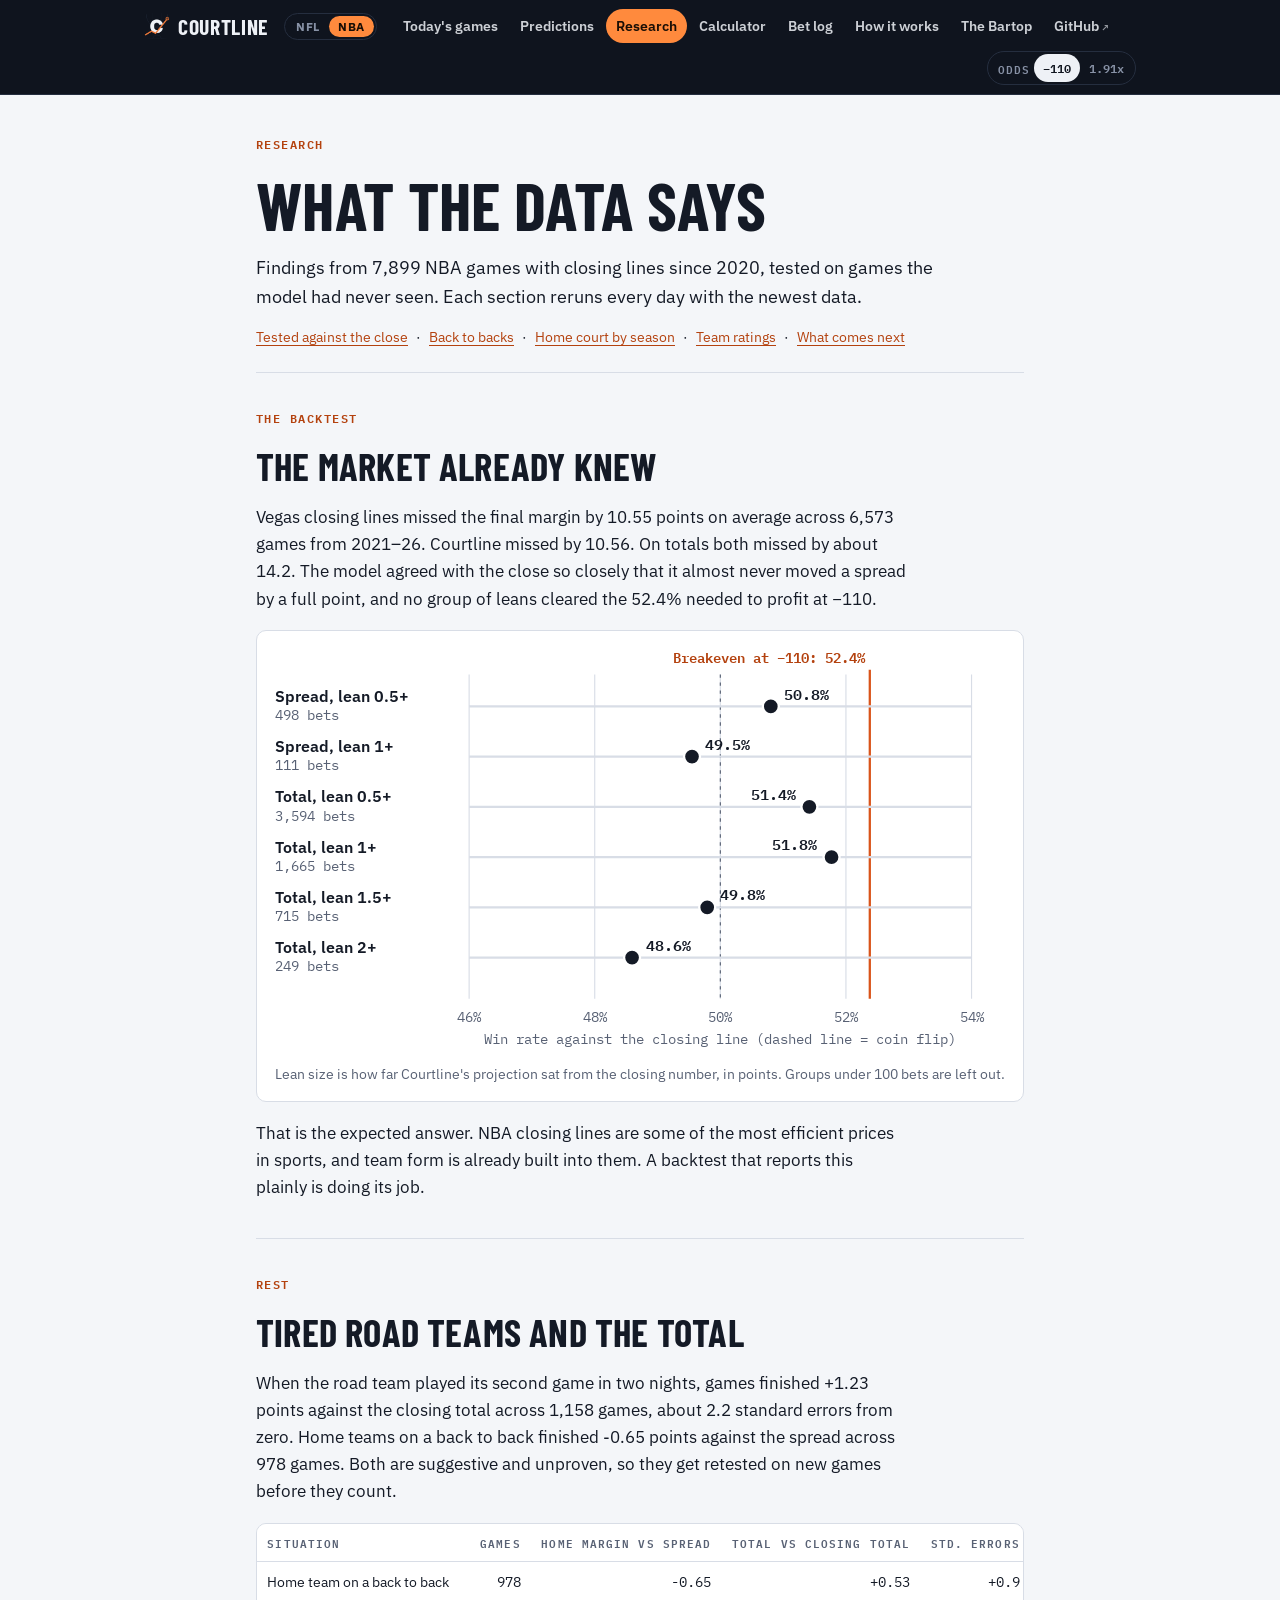
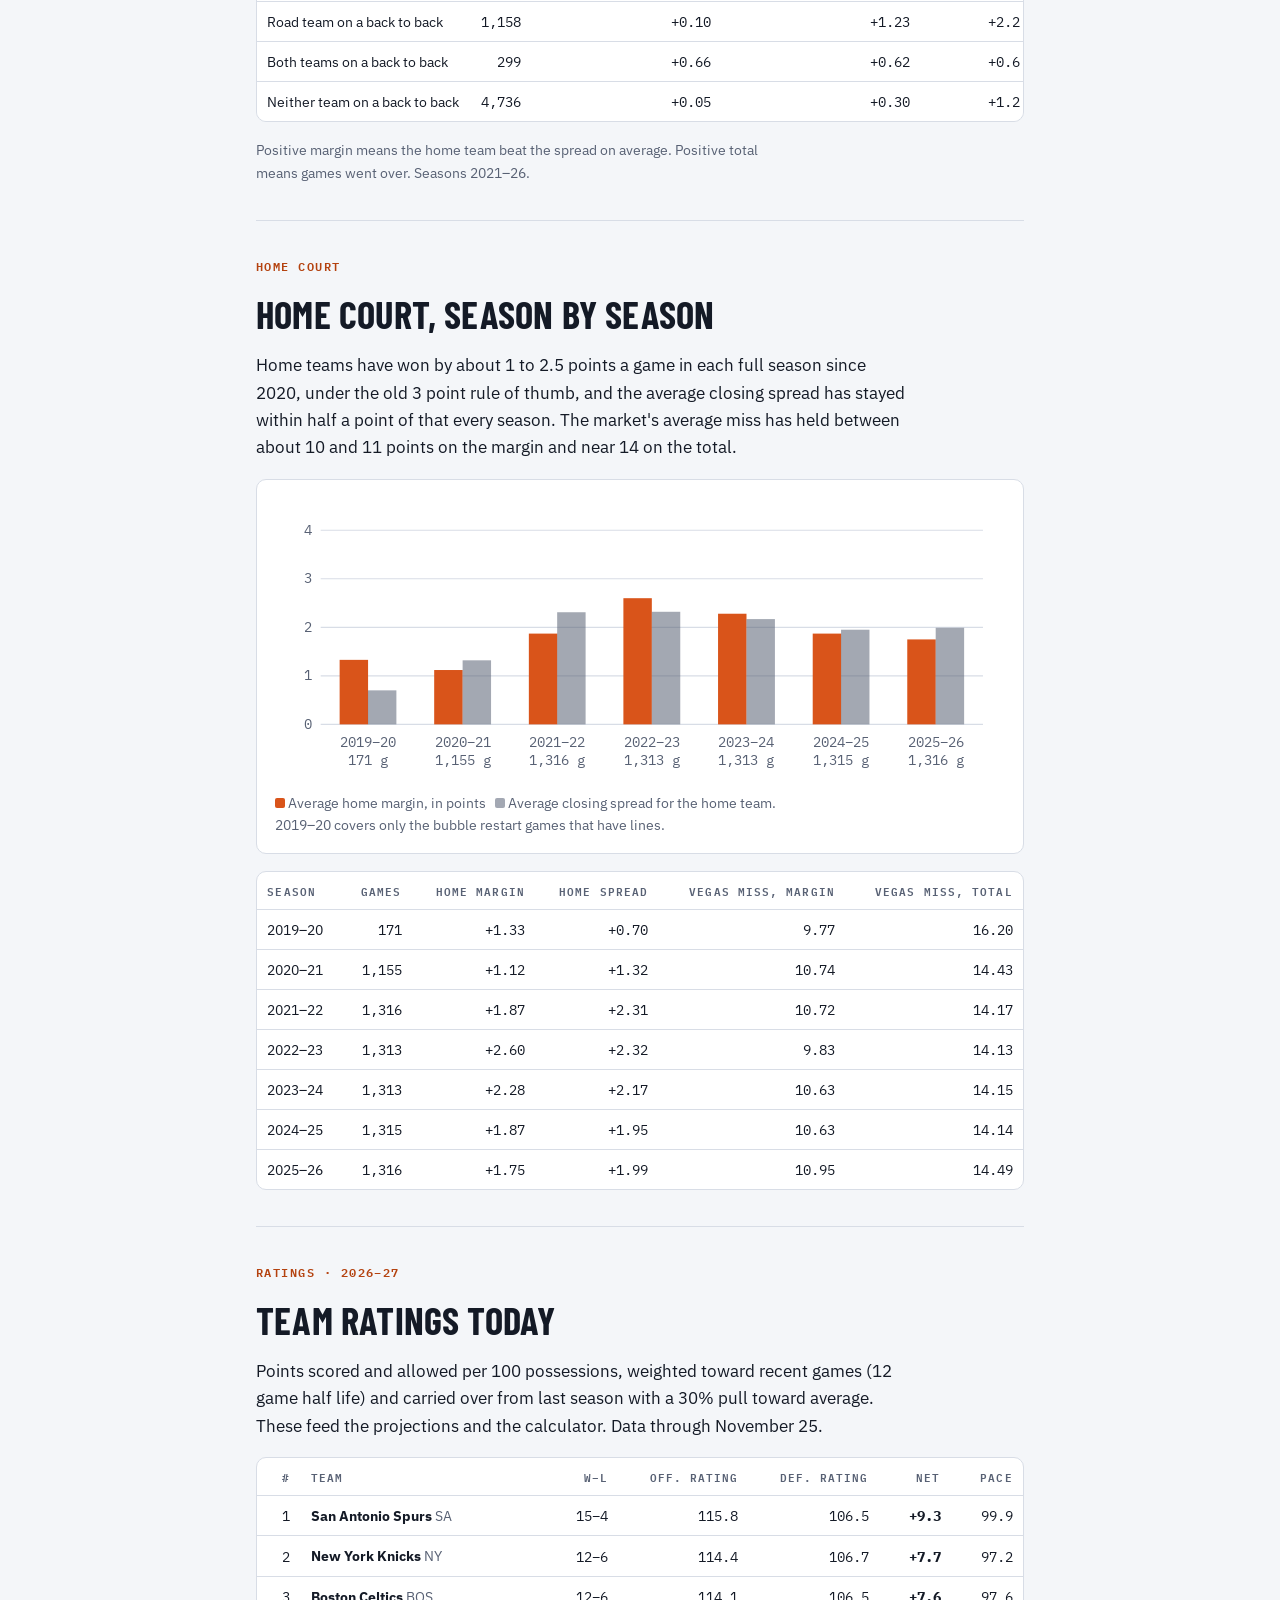
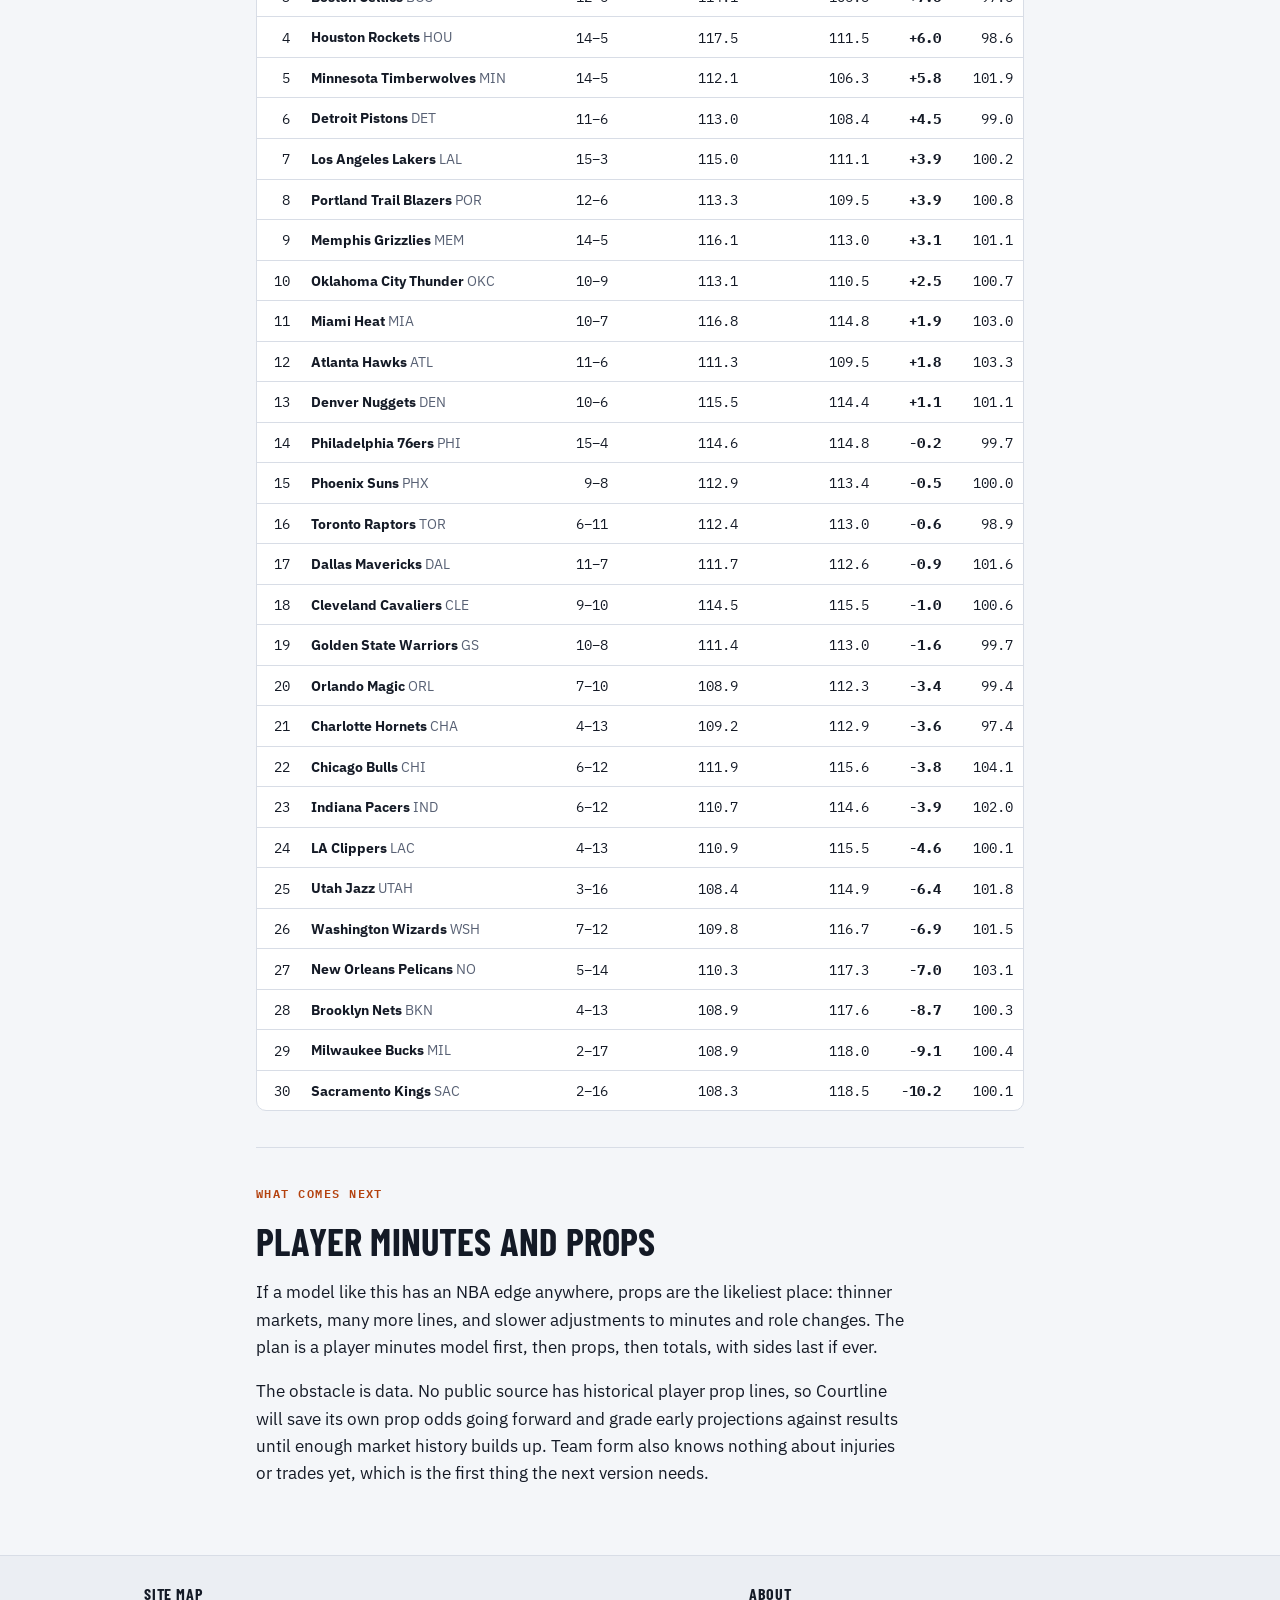
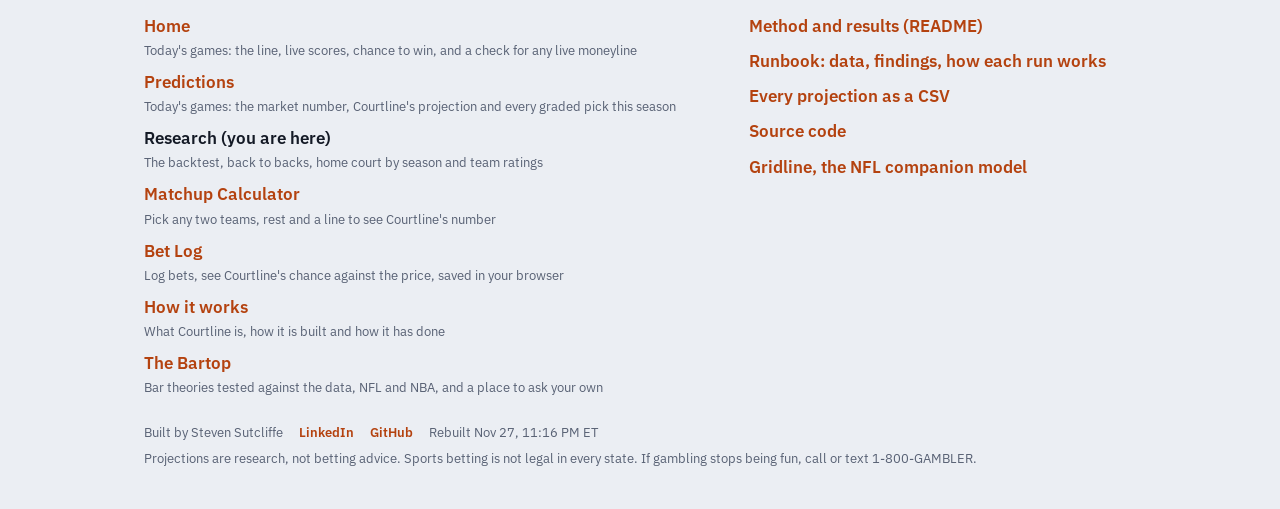
<file: docs/research.html>
<!doctype html>
<html lang="en">
<head>
<meta charset="utf-8">
<meta name="viewport" content="width=device-width, initial-scale=1, viewport-fit=cover">
<title>Courtline Research</title>
<meta name="description" content="NBA backtest results against closing lines, back to back effects, home court by season and current team ratings.">
<link rel="canonical" href="https://stevopotpie.github.io/courtline/research.html">
<meta property="og:title" content="Courtline Research">
<meta property="og:description" content="NBA backtest results against closing lines, back to back effects, home court by season and current team ratings.">
<meta property="og:type" content="website">
<meta property="og:url" content="https://stevopotpie.github.io/courtline/research.html">
<meta property="og:image" content="https://stevopotpie.github.io/courtline/og.png">
<meta name="twitter:card" content="summary_large_image">
<link rel="icon" type="image/png" href="icon.png">
<link rel="apple-touch-icon" href="icon.png">
<link rel="preconnect" href="https://fonts.googleapis.com">
<link rel="preconnect" href="https://fonts.gstatic.com" crossorigin>
<link rel="stylesheet" href="https://fonts.googleapis.com/css2?family=Barlow+Condensed:wght@600;700&family=IBM+Plex+Mono:wght@500;600&family=IBM+Plex+Sans:wght@400;500;600&display=swap">
<link rel="stylesheet" href="courtline.css?v=0a99e062">
<script src="courtline.js?v=d010fda8"></script>
</head>
<body>
<nav class="cl-nav" aria-label="Courtline pages"><div class="cl-in"><a class="cl-brand" href="./"><img src="icon.png" alt="" width="26" height="26">Courtline</a><span class="sb-sw" role="group" aria-label="Switch sport"><a href="https://stevopotpie.github.io/gridline/" title="Gridline, the NFL model">NFL</a><a class="on" href="./" aria-current="true" title="Courtline, the NBA model">NBA</a></span><div class="cl-links"><a href="index.html">Today's games</a><a href="predictions.html">Predictions</a><a href="research.html" aria-current="page">Research</a><a href="calculator.html">Calculator</a><a href="bet-log.html">Bet log</a><a href="how-it-works.html">How it works</a><a href="bartop.html">The Bartop</a><a class="ext" href="https://github.com/stevopotpie/courtline">GitHub</a></div><div class="odds-toggle" role="group" aria-label="Show odds as"><span class="ot-l">Odds</span><button type="button" data-fmt="am" aria-pressed="true" title="American odds">&minus;110</button><button type="button" data-fmt="dec" aria-pressed="false" title="Decimal odds">1.91x</button></div></div></nav>
<style>.toc{display:flex;flex-wrap:wrap;gap:.25rem .5rem}</style>
<main class="wrap">
<header class="page-head">
  <span class="eyebrow">Research</span>
  <h1>What the data says</h1>
  <p class="lede">Findings from 7,899 NBA games with closing lines since 2020, tested on games the model had never seen. Each section reruns every day with the newest data.</p>
  <nav class="toc small" aria-label="On this page"><a href="#close">Tested against the close</a> · <a href="#b2b">Back to backs</a> · <a href="#home">Home court by season</a> · <a href="#ratings">Team ratings</a> · <a href="#next">What comes next</a></nav>
</header>

<section class="block" id="close" aria-labelledby="close-h">
  <span class="eyebrow">The backtest</span>
  <h2 id="close-h">The market already knew</h2>
  <p>Vegas closing lines missed the final margin by 10.55 points on average across 6,573 games from 2021–26. Courtline missed by 10.56. On totals both missed by about 14.2. The model agreed with the close so closely that it almost never moved a spread by a full point, and no group of leans cleared the 52.4% needed to profit at &minus;110.</p>
  <figure class="panel chart" style="margin:0"><div class="scroll"><svg viewBox="0 0 640 354" role="img" aria-label="Win rate by lean size against the closing line"><line class="grid" x1="170" y1="24" x2="170" y2="308"></line><text class="t-axis" x="170" y="328" text-anchor="middle">46%</text><line class="grid" x1="280" y1="24" x2="280" y2="308"></line><text class="t-axis" x="280" y="328" text-anchor="middle">48%</text><line class="grid" x1="390" y1="24" x2="390" y2="308"></line><text class="t-axis" x="390" y="328" text-anchor="middle">50%</text><line class="grid" x1="500" y1="24" x2="500" y2="308"></line><text class="t-axis" x="500" y="328" text-anchor="middle">52%</text><line class="grid" x1="610" y1="24" x2="610" y2="308"></line><text class="t-axis" x="610" y="328" text-anchor="middle">54%</text><line class="coin" x1="390" y1="24" x2="390" y2="308"></line><line class="be" x1="520.9" y1="20" x2="520.9" y2="308"></line><text class="t-acc" x="517" y="14" text-anchor="end">Breakeven at &minus;110: 52.4%</text><text class="t-label" x="0" y="48">Spread, lean 0.5+</text><text class="t-sub" x="0" y="64">498 bets</text><line class="track" x1="170" y1="52" x2="610" y2="52"></line><circle class="dot" cx="434.2" cy="52" r="7"></circle><text class="t-val" x="446" y="46" text-anchor="start">50.8%</text><text class="t-label" x="0" y="92">Spread, lean 1+</text><text class="t-sub" x="0" y="108">111 bets</text><line class="track" x1="170" y1="96" x2="610" y2="96"></line><circle class="dot" cx="365.2" cy="96" r="7"></circle><text class="t-val" x="377" y="90" text-anchor="start">49.5%</text><text class="t-label" x="0" y="136">Total, lean 0.5+</text><text class="t-sub" x="0" y="152">3,594 bets</text><line class="track" x1="170" y1="140" x2="610" y2="140"></line><circle class="dot" cx="468.0" cy="140" r="7"></circle><text class="t-val" x="456" y="134" text-anchor="end">51.4%</text><text class="t-label" x="0" y="180">Total, lean 1+</text><text class="t-sub" x="0" y="196">1,665 bets</text><line class="track" x1="170" y1="184" x2="610" y2="184"></line><circle class="dot" cx="487.4" cy="184" r="7"></circle><text class="t-val" x="475" y="178" text-anchor="end">51.8%</text><text class="t-label" x="0" y="224">Total, lean 1.5+</text><text class="t-sub" x="0" y="240">715 bets</text><line class="track" x1="170" y1="228" x2="610" y2="228"></line><circle class="dot" cx="378.5" cy="228" r="7"></circle><text class="t-val" x="390" y="222" text-anchor="start">49.8%</text><text class="t-label" x="0" y="268">Total, lean 2+</text><text class="t-sub" x="0" y="284">249 bets</text><line class="track" x1="170" y1="272" x2="610" y2="272"></line><circle class="dot" cx="312.7" cy="272" r="7"></circle><text class="t-val" x="325" y="266" text-anchor="start">48.6%</text><text class="t-axis" x="390" y="348" text-anchor="middle">Win rate against the closing line (dashed line = coin flip)</text></svg></div><figcaption class="caption">Lean size is how far Courtline's projection sat from the closing number, in points. Groups under 100 bets are left out.</figcaption></figure>
  <p>That is the expected answer. NBA closing lines are some of the most efficient prices in sports, and team form is already built into them. A backtest that reports this plainly is doing its job.</p>
</section>

<section class="block" id="b2b" aria-labelledby="b2b-h">
  <span class="eyebrow">Rest</span>
  <h2 id="b2b-h">Tired road teams and the total</h2>
  <p>When the road team played its second game in two nights, games finished +1.23 points against the closing total across 1,158 games, about 2.2 standard errors from zero. Home teams on a back to back finished -0.65 points against the spread across 978 games. Both are suggestive and unproven, so they get retested on new games before they count.</p>
  <div class="panel scroll" style="padding:0"><table class="t">
    <thead><tr><th>Situation</th><th class="r">Games</th><th class="r">Home margin vs spread</th><th class="r">Total vs closing total</th><th class="r">Std. errors</th></tr></thead>
    <tbody><tr><td>Home team on a back to back</td><td class="r m">978</td><td class="r m">-0.65</td><td class="r m">+0.53</td><td class="r m">+0.9</td></tr><tr><td>Road team on a back to back</td><td class="r m">1,158</td><td class="r m">+0.10</td><td class="r m">+1.23</td><td class="r m">+2.2</td></tr><tr><td>Both teams on a back to back</td><td class="r m">299</td><td class="r m">+0.66</td><td class="r m">+0.62</td><td class="r m">+0.6</td></tr><tr><td>Neither team on a back to back</td><td class="r m">4,736</td><td class="r m">+0.05</td><td class="r m">+0.30</td><td class="r m">+1.2</td></tr></tbody></table></div>
  <p class="small muted">Positive margin means the home team beat the spread on average. Positive total means games went over. Seasons 2021–26.</p>
</section>

<section class="block" id="home" aria-labelledby="home-h">
  <span class="eyebrow">Home court</span>
  <h2 id="home-h">Home court, season by season</h2>
  <p>Home teams have won by about 1 to 2.5 points a game in each full season since 2020, under the old 3 point rule of thumb, and the average closing spread has stayed within half a point of that every season. The market's average miss has held between about 10 and 11 points on the margin and near 14 on the total.</p>
  <figure class="panel chart" style="margin:0"><div class="scroll"><svg viewBox="0 0 640 250" role="img" aria-label="Average home margin and closing line by season"><line class="grid" x1="40" y1="200.0" x2="620" y2="200.0"></line><text class="t-axis" x="32" y="204.0" text-anchor="end">0</text><line class="grid" x1="40" y1="157.5" x2="620" y2="157.5"></line><text class="t-axis" x="32" y="161.5" text-anchor="end">1</text><line class="grid" x1="40" y1="115.0" x2="620" y2="115.0"></line><text class="t-axis" x="32" y="119.0" text-anchor="end">2</text><line class="grid" x1="40" y1="72.5" x2="620" y2="72.5"></line><text class="t-axis" x="32" y="76.5" text-anchor="end">3</text><line class="grid" x1="40" y1="30.0" x2="620" y2="30.0"></line><text class="t-axis" x="32" y="34.0" text-anchor="end">4</text><rect class="bar" x="56.6" y="143.5" width="24.9" height="56.5"></rect><rect class="bar2" x="81.4" y="170.2" width="24.9" height="29.8"></rect><text class="t-axis" x="81.4" y="220" text-anchor="middle">2019–20</text><text class="t-axis" x="81.4" y="236" text-anchor="middle">171 g</text><rect class="bar" x="139.4" y="152.4" width="24.9" height="47.6"></rect><rect class="bar2" x="164.3" y="143.9" width="24.9" height="56.1"></rect><text class="t-axis" x="164.3" y="220" text-anchor="middle">2020–21</text><text class="t-axis" x="164.3" y="236" text-anchor="middle">1,155 g</text><rect class="bar" x="222.3" y="120.5" width="24.9" height="79.5"></rect><rect class="bar2" x="247.1" y="101.8" width="24.9" height="98.2"></rect><text class="t-axis" x="247.1" y="220" text-anchor="middle">2021–22</text><text class="t-axis" x="247.1" y="236" text-anchor="middle">1,316 g</text><rect class="bar" x="305.1" y="89.5" width="24.9" height="110.5"></rect><rect class="bar2" x="330.0" y="101.4" width="24.9" height="98.6"></rect><text class="t-axis" x="330.0" y="220" text-anchor="middle">2022–23</text><text class="t-axis" x="330.0" y="236" text-anchor="middle">1,313 g</text><rect class="bar" x="388.0" y="103.1" width="24.9" height="96.9"></rect><rect class="bar2" x="412.9" y="107.8" width="24.9" height="92.2"></rect><text class="t-axis" x="412.9" y="220" text-anchor="middle">2023–24</text><text class="t-axis" x="412.9" y="236" text-anchor="middle">1,313 g</text><rect class="bar" x="470.9" y="120.5" width="24.9" height="79.5"></rect><rect class="bar2" x="495.7" y="117.1" width="24.9" height="82.9"></rect><text class="t-axis" x="495.7" y="220" text-anchor="middle">2024–25</text><text class="t-axis" x="495.7" y="236" text-anchor="middle">1,315 g</text><rect class="bar" x="553.7" y="125.6" width="24.9" height="74.4"></rect><rect class="bar2" x="578.6" y="115.4" width="24.9" height="84.6"></rect><text class="t-axis" x="578.6" y="220" text-anchor="middle">2025–26</text><text class="t-axis" x="578.6" y="236" text-anchor="middle">1,316 g</text></svg></div><p class="caption"><span style="display:inline-block;width:10px;height:10px;background:var(--accent);border-radius:2px"></span> Average home margin, in points &nbsp; <span style="display:inline-block;width:10px;height:10px;background:var(--muted);opacity:.55;border-radius:2px"></span> Average closing spread for the home team. 2019–20 covers only the bubble restart games that have lines.</p></figure>
  <div class="panel scroll" style="padding:0"><table class="t">
    <thead><tr><th>Season</th><th class="r">Games</th><th class="r">Home margin</th><th class="r">Home spread</th><th class="r">Vegas miss, margin</th><th class="r">Vegas miss, total</th></tr></thead>
    <tbody><tr><td>2019–20</td><td class="r m">171</td><td class="r m">+1.33</td><td class="r m">+0.70</td><td class="r m">9.77</td><td class="r m">16.20</td></tr><tr><td>2020–21</td><td class="r m">1,155</td><td class="r m">+1.12</td><td class="r m">+1.32</td><td class="r m">10.74</td><td class="r m">14.43</td></tr><tr><td>2021–22</td><td class="r m">1,316</td><td class="r m">+1.87</td><td class="r m">+2.31</td><td class="r m">10.72</td><td class="r m">14.17</td></tr><tr><td>2022–23</td><td class="r m">1,313</td><td class="r m">+2.60</td><td class="r m">+2.32</td><td class="r m">9.83</td><td class="r m">14.13</td></tr><tr><td>2023–24</td><td class="r m">1,313</td><td class="r m">+2.28</td><td class="r m">+2.17</td><td class="r m">10.63</td><td class="r m">14.15</td></tr><tr><td>2024–25</td><td class="r m">1,315</td><td class="r m">+1.87</td><td class="r m">+1.95</td><td class="r m">10.63</td><td class="r m">14.14</td></tr><tr><td>2025–26</td><td class="r m">1,316</td><td class="r m">+1.75</td><td class="r m">+1.99</td><td class="r m">10.95</td><td class="r m">14.49</td></tr></tbody></table></div>
</section>

<section class="block" id="ratings" aria-labelledby="ratings-h">
  <span class="eyebrow">Ratings · 2026–27</span>
  <h2 id="ratings-h">Team ratings today</h2>
  <p>Points scored and allowed per 100 possessions, weighted toward recent games (12 game half life) and carried over from last season with a 30% pull toward average. These feed the projections and the calculator. Data through November 25.</p>
  <div class="panel scroll" style="padding:0"><table class="t">
    <thead><tr><th class="r">#</th><th>Team</th><th class="r">W–L</th><th class="r">Off. rating</th><th class="r">Def. rating</th><th class="r">Net</th><th class="r">Pace</th></tr></thead>
    <tbody><tr><td class="r m">1</td><td><strong>San Antonio Spurs</strong> <span class="muted small">SA</span></td><td class="r m">15–4</td><td class="r m">115.8</td><td class="r m">106.5</td><td class="r m"><strong>+9.3</strong></td><td class="r m">99.9</td></tr><tr><td class="r m">2</td><td><strong>New York Knicks</strong> <span class="muted small">NY</span></td><td class="r m">12–6</td><td class="r m">114.4</td><td class="r m">106.7</td><td class="r m"><strong>+7.7</strong></td><td class="r m">97.2</td></tr><tr><td class="r m">3</td><td><strong>Boston Celtics</strong> <span class="muted small">BOS</span></td><td class="r m">12–6</td><td class="r m">114.1</td><td class="r m">106.5</td><td class="r m"><strong>+7.6</strong></td><td class="r m">97.6</td></tr><tr><td class="r m">4</td><td><strong>Houston Rockets</strong> <span class="muted small">HOU</span></td><td class="r m">14–5</td><td class="r m">117.5</td><td class="r m">111.5</td><td class="r m"><strong>+6.0</strong></td><td class="r m">98.6</td></tr><tr><td class="r m">5</td><td><strong>Minnesota Timberwolves</strong> <span class="muted small">MIN</span></td><td class="r m">14–5</td><td class="r m">112.1</td><td class="r m">106.3</td><td class="r m"><strong>+5.8</strong></td><td class="r m">101.9</td></tr><tr><td class="r m">6</td><td><strong>Detroit Pistons</strong> <span class="muted small">DET</span></td><td class="r m">11–6</td><td class="r m">113.0</td><td class="r m">108.4</td><td class="r m"><strong>+4.5</strong></td><td class="r m">99.0</td></tr><tr><td class="r m">7</td><td><strong>Los Angeles Lakers</strong> <span class="muted small">LAL</span></td><td class="r m">15–3</td><td class="r m">115.0</td><td class="r m">111.1</td><td class="r m"><strong>+3.9</strong></td><td class="r m">100.2</td></tr><tr><td class="r m">8</td><td><strong>Portland Trail Blazers</strong> <span class="muted small">POR</span></td><td class="r m">12–6</td><td class="r m">113.3</td><td class="r m">109.5</td><td class="r m"><strong>+3.9</strong></td><td class="r m">100.8</td></tr><tr><td class="r m">9</td><td><strong>Memphis Grizzlies</strong> <span class="muted small">MEM</span></td><td class="r m">14–5</td><td class="r m">116.1</td><td class="r m">113.0</td><td class="r m"><strong>+3.1</strong></td><td class="r m">101.1</td></tr><tr><td class="r m">10</td><td><strong>Oklahoma City Thunder</strong> <span class="muted small">OKC</span></td><td class="r m">10–9</td><td class="r m">113.1</td><td class="r m">110.5</td><td class="r m"><strong>+2.5</strong></td><td class="r m">100.7</td></tr><tr><td class="r m">11</td><td><strong>Miami Heat</strong> <span class="muted small">MIA</span></td><td class="r m">10–7</td><td class="r m">116.8</td><td class="r m">114.8</td><td class="r m"><strong>+1.9</strong></td><td class="r m">103.0</td></tr><tr><td class="r m">12</td><td><strong>Atlanta Hawks</strong> <span class="muted small">ATL</span></td><td class="r m">11–6</td><td class="r m">111.3</td><td class="r m">109.5</td><td class="r m"><strong>+1.8</strong></td><td class="r m">103.3</td></tr><tr><td class="r m">13</td><td><strong>Denver Nuggets</strong> <span class="muted small">DEN</span></td><td class="r m">10–6</td><td class="r m">115.5</td><td class="r m">114.4</td><td class="r m"><strong>+1.1</strong></td><td class="r m">101.1</td></tr><tr><td class="r m">14</td><td><strong>Philadelphia 76ers</strong> <span class="muted small">PHI</span></td><td class="r m">15–4</td><td class="r m">114.6</td><td class="r m">114.8</td><td class="r m"><strong>-0.2</strong></td><td class="r m">99.7</td></tr><tr><td class="r m">15</td><td><strong>Phoenix Suns</strong> <span class="muted small">PHX</span></td><td class="r m">9–8</td><td class="r m">112.9</td><td class="r m">113.4</td><td class="r m"><strong>-0.5</strong></td><td class="r m">100.0</td></tr><tr><td class="r m">16</td><td><strong>Toronto Raptors</strong> <span class="muted small">TOR</span></td><td class="r m">6–11</td><td class="r m">112.4</td><td class="r m">113.0</td><td class="r m"><strong>-0.6</strong></td><td class="r m">98.9</td></tr><tr><td class="r m">17</td><td><strong>Dallas Mavericks</strong> <span class="muted small">DAL</span></td><td class="r m">11–7</td><td class="r m">111.7</td><td class="r m">112.6</td><td class="r m"><strong>-0.9</strong></td><td class="r m">101.6</td></tr><tr><td class="r m">18</td><td><strong>Cleveland Cavaliers</strong> <span class="muted small">CLE</span></td><td class="r m">9–10</td><td class="r m">114.5</td><td class="r m">115.5</td><td class="r m"><strong>-1.0</strong></td><td class="r m">100.6</td></tr><tr><td class="r m">19</td><td><strong>Golden State Warriors</strong> <span class="muted small">GS</span></td><td class="r m">10–8</td><td class="r m">111.4</td><td class="r m">113.0</td><td class="r m"><strong>-1.6</strong></td><td class="r m">99.7</td></tr><tr><td class="r m">20</td><td><strong>Orlando Magic</strong> <span class="muted small">ORL</span></td><td class="r m">7–10</td><td class="r m">108.9</td><td class="r m">112.3</td><td class="r m"><strong>-3.4</strong></td><td class="r m">99.4</td></tr><tr><td class="r m">21</td><td><strong>Charlotte Hornets</strong> <span class="muted small">CHA</span></td><td class="r m">4–13</td><td class="r m">109.2</td><td class="r m">112.9</td><td class="r m"><strong>-3.6</strong></td><td class="r m">97.4</td></tr><tr><td class="r m">22</td><td><strong>Chicago Bulls</strong> <span class="muted small">CHI</span></td><td class="r m">6–12</td><td class="r m">111.9</td><td class="r m">115.6</td><td class="r m"><strong>-3.8</strong></td><td class="r m">104.1</td></tr><tr><td class="r m">23</td><td><strong>Indiana Pacers</strong> <span class="muted small">IND</span></td><td class="r m">6–12</td><td class="r m">110.7</td><td class="r m">114.6</td><td class="r m"><strong>-3.9</strong></td><td class="r m">102.0</td></tr><tr><td class="r m">24</td><td><strong>LA Clippers</strong> <span class="muted small">LAC</span></td><td class="r m">4–13</td><td class="r m">110.9</td><td class="r m">115.5</td><td class="r m"><strong>-4.6</strong></td><td class="r m">100.1</td></tr><tr><td class="r m">25</td><td><strong>Utah Jazz</strong> <span class="muted small">UTAH</span></td><td class="r m">3–16</td><td class="r m">108.4</td><td class="r m">114.9</td><td class="r m"><strong>-6.4</strong></td><td class="r m">101.8</td></tr><tr><td class="r m">26</td><td><strong>Washington Wizards</strong> <span class="muted small">WSH</span></td><td class="r m">7–12</td><td class="r m">109.8</td><td class="r m">116.7</td><td class="r m"><strong>-6.9</strong></td><td class="r m">101.5</td></tr><tr><td class="r m">27</td><td><strong>New Orleans Pelicans</strong> <span class="muted small">NO</span></td><td class="r m">5–14</td><td class="r m">110.3</td><td class="r m">117.3</td><td class="r m"><strong>-7.0</strong></td><td class="r m">103.1</td></tr><tr><td class="r m">28</td><td><strong>Brooklyn Nets</strong> <span class="muted small">BKN</span></td><td class="r m">4–13</td><td class="r m">108.9</td><td class="r m">117.6</td><td class="r m"><strong>-8.7</strong></td><td class="r m">100.3</td></tr><tr><td class="r m">29</td><td><strong>Milwaukee Bucks</strong> <span class="muted small">MIL</span></td><td class="r m">2–17</td><td class="r m">108.9</td><td class="r m">118.0</td><td class="r m"><strong>-9.1</strong></td><td class="r m">100.4</td></tr><tr><td class="r m">30</td><td><strong>Sacramento Kings</strong> <span class="muted small">SAC</span></td><td class="r m">2–16</td><td class="r m">108.3</td><td class="r m">118.5</td><td class="r m"><strong>-10.2</strong></td><td class="r m">100.1</td></tr></tbody></table></div>
</section>

<section class="block" id="next" aria-labelledby="next-h">
  <span class="eyebrow">What comes next</span>
  <h2 id="next-h">Player minutes and props</h2>
  <p>If a model like this has an NBA edge anywhere, props are the likeliest place: thinner markets, many more lines, and slower adjustments to minutes and role changes. The plan is a player minutes model first, then props, then totals, with sides last if ever.</p>
  <p>The obstacle is data. No public source has historical player prop lines, so Courtline will save its own prop odds going forward and grade early projections against results until enough market history builds up. Team form also knows nothing about injuries or trades yet, which is the first thing the next version needs.</p>
</section>
</main>
<footer class="cl-map"><div class="cl-in"><nav aria-label="Site map"><h2>Site map</h2><ul><li><a href="./">Home</a><span class="d">Today&#x27;s games: the line, live scores, chance to win, and a check for any live moneyline</span></li><li><a href="predictions.html">Predictions</a><span class="d">Today&#x27;s games: the market number, Courtline&#x27;s projection and every graded pick this season</span></li><li><span class="here">Research (you are here)</span><span class="d">The backtest, back to backs, home court by season and team ratings</span></li><li><a href="calculator.html">Matchup Calculator</a><span class="d">Pick any two teams, rest and a line to see Courtline&#x27;s number</span></li><li><a href="bet-log.html">Bet Log</a><span class="d">Log bets, see Courtline&#x27;s chance against the price, saved in your browser</span></li><li><a href="how-it-works.html">How it works</a><span class="d">What Courtline is, how it is built and how it has done</span></li><li><a href="bartop.html">The Bartop</a><span class="d">Bar theories tested against the data, NFL and NBA, and a place to ask your own</span></li></ul></nav><nav aria-label="About Courtline"><h2>About</h2><ul><li><a href="https://github.com/stevopotpie/courtline#readme">Method and results (README)</a></li><li><a href="https://github.com/stevopotpie/courtline/blob/main/RUNBOOK.md">Runbook: data, findings, how each run works</a></li><li><a href="https://github.com/stevopotpie/courtline/blob/main/data/predictions.csv">Every projection as a CSV</a></li><li><a href="https://github.com/stevopotpie/courtline">Source code</a></li><li><a href="https://stevopotpie.github.io/gridline/">Gridline, the NFL companion model</a></li></ul></nav><div class="foot"><span>Built by Steven Sutcliffe</span><a href="https://www.linkedin.com/in/steven-sutcliffe/">LinkedIn</a><a href="https://github.com/stevopotpie">GitHub</a><span>Rebuilt Nov 27, 11:16 PM ET</span><span>Projections are research, not betting advice. Sports betting is not legal in every state. If gambling stops being fun, call or text 1-800-GAMBLER.</span></div></div></footer>
</body>
</html>
</file>
<file: docs/courtline.css>
/* Courtline site styles, shared by every page (copied to docs/ by site/build.py).
   Layout: one reading column per page; a dark arena-scoreboard bar on top; court-line orange as the one accent. */
:root {
  --bg: #F4F6F9; --surface: #FFFFFF; --sunk: #EBEEF3; --ink: #141A26; --muted: #586174; --line: #D8DDE6; --court: #E4E8EF;
  --accent: #D9541A; --accent-ink: #B4420F; --accent-soft: #FBE5D9;
  --good: #1F7A4D; --good-soft: #DDF1E6; --bad: #B4232A; --bad-soft: #F8DEDF; --warn: #A26300;
  --board: #0F141E; --board-edge: #252E3F; --board-ink: #EEF1F6; --board-dim: #8892A6; --board-digit: #FF8A3D;
  --font-display: "Barlow Condensed", "Arial Narrow", "Roboto Condensed", sans-serif;
  --font-body: "IBM Plex Sans", "Segoe UI", system-ui, sans-serif;
  --font-mono: "IBM Plex Mono", ui-monospace, "Cascadia Mono", Consolas, monospace;
  color-scheme: light;
}
@media (prefers-color-scheme: dark) {
  :root:not([data-theme="light"]) {
    --bg: #0D121B; --surface: #141B27; --sunk: #101622; --ink: #E7EBF2; --muted: #9AA3B6; --line: #283246; --court: #1B2434;
    --accent: #F07A3A; --accent-ink: #F59A64; --accent-soft: #3A2418;
    --good: #4CC38A; --good-soft: #15302A; --bad: #F2777D; --bad-soft: #3A1C21; --warn: #F0B455;
    --board: #070A10; --board-edge: #222B3B;
    color-scheme: dark;
  }
}
:root[data-theme="dark"] {
  --bg: #0D121B; --surface: #141B27; --sunk: #101622; --ink: #E7EBF2; --muted: #9AA3B6; --line: #283246; --court: #1B2434;
  --accent: #F07A3A; --accent-ink: #F59A64; --accent-soft: #3A2418;
  --good: #4CC38A; --good-soft: #15302A; --bad: #F2777D; --bad-soft: #3A1C21; --warn: #F0B455;
  --board: #070A10; --board-edge: #222B3B;
  color-scheme: dark;
}

*, *::before, *::after { box-sizing: border-box; }
html { -webkit-text-size-adjust: 100%; }
body { margin: 0; background: var(--bg); color: var(--ink); font-family: var(--font-body); font-size: 1.0625rem; line-height: 1.6; }
img { max-width: 100%; }
[hidden] { display: none !important; }
a { color: var(--accent-ink); text-underline-offset: 3px; }
:focus-visible { outline: 2px solid var(--accent); outline-offset: 3px; border-radius: 4px; }
.wrap { max-width: 50rem; margin: 0 auto; padding-left: max(16px, env(safe-area-inset-left, 0px)); padding-right: max(16px, env(safe-area-inset-right, 0px)); }
.wrap.wide { max-width: 64rem; }

h1, h2, h3 { font-family: var(--font-display); font-weight: 700; line-height: 1.05; text-wrap: balance; margin: 0; letter-spacing: 0.005em; }
h1 { font-size: clamp(2.4rem, 6.5vw, 4.2rem); text-transform: uppercase; }
h2 { font-size: clamp(1.75rem, 4.2vw, 2.4rem); text-transform: uppercase; }
h3 { font-size: 1.3rem; text-transform: uppercase; letter-spacing: 0.02em; }
p { margin: 0; max-width: 65ch; }
.eyebrow { font-family: var(--font-mono); font-size: 0.76rem; letter-spacing: 0.12em; text-transform: uppercase; color: var(--accent-ink); font-weight: 600; }
.num, .mono { font-family: var(--font-mono); font-variant-numeric: tabular-nums; }
.muted { color: var(--muted); }
.small { font-size: 0.88rem; }

/* top bar */
.cl-nav { background: var(--board); color: var(--board-ink); position: sticky; top: env(safe-area-inset-top, 0px); z-index: 20; border-bottom: 1px solid var(--board-edge); }
body::before { content: ""; position: fixed; inset: 0 0 auto; height: env(safe-area-inset-top, 0px); background: var(--board); z-index: 21; }
.cl-nav .cl-in { max-width: 64rem; margin: 0 auto; display: flex; align-items: center; gap: 0.5rem 1rem; flex-wrap: wrap; padding: 0.55rem max(16px, env(safe-area-inset-right, 0px)) 0.55rem max(16px, env(safe-area-inset-left, 0px)); }
.cl-brand { display: inline-flex; align-items: center; gap: 0.5rem; color: inherit; text-decoration: none; font-family: var(--font-display); font-weight: 700; font-size: 1.35rem; text-transform: uppercase; letter-spacing: 0.03em; }
.cl-brand img { width: 26px; height: 26px; border-radius: 6px; }
/* NFL | NBA switch between the two sandbox sites, next to the logo */
.sb-sw { order: 1; display: inline-flex; border: 1px solid var(--board-edge); border-radius: 999px; padding: 2px; flex: none; }
.sb-sw a { font: 700 0.74rem var(--font-body); letter-spacing: 0.06em; color: var(--board-dim); text-decoration: none; border-radius: 999px; padding: 3px 9px; }
.sb-sw a:hover { color: var(--board-ink); }
.sb-sw a.on { background: var(--board-digit); color: #1A0E05; }
@media (max-width: 480px) { .odds-toggle .ot-l { display: none; } .odds-toggle button { padding: 3px 6px; font-size: 0.72rem; } .cl-nav .cl-in { column-gap: 0.5rem; } .cl-brand { font-size: 1.1rem; gap: 0.35rem; } .cl-brand img { width: 22px; height: 22px; } .sb-sw a { padding: 3px 6px; font-size: 0.7rem; } }
.cl-links { display: flex; gap: 2px; overflow-x: auto; scrollbar-width: none; min-width: 0; flex: 1 1 auto; order: 2; }
.cl-links::-webkit-scrollbar { display: none; }
.cl-links a { color: var(--board-ink); text-decoration: none; font-weight: 600; font-size: 0.86rem; padding: 6px 10px; border-radius: 999px; white-space: nowrap; opacity: 0.85; }
.cl-links a:hover { opacity: 1; background: rgba(255, 255, 255, 0.1); }
.cl-links a[aria-current="page"] { background: var(--board-digit); color: #1A0E05; opacity: 1; }
.cl-links .ext::after { content: " ↗"; font-size: 0.75em; opacity: 0.7; }
.odds-toggle { order: 3; margin-left: auto; display: inline-flex; border: 1px solid var(--board-edge); border-radius: 999px; padding: 2px; }
.odds-toggle button { font: 600 0.78rem var(--font-mono); color: var(--board-dim); background: transparent; border: 0; border-radius: 999px; padding: 4px 9px; cursor: pointer; }
.odds-toggle button[aria-pressed="true"] { background: var(--board-ink); color: var(--board); }
.odds-toggle .ot-l { font: 600 0.66rem var(--font-mono); letter-spacing: 0.1em; text-transform: uppercase; color: var(--board-dim); padding: 0 4px 0 8px; align-self: center; }
.odds-in { display: flex; gap: 0.5rem; align-items: center; }
.odds-in input { flex: 1 1 auto; }
.odds-toggle.inline { order: 0; margin: 0; border-color: var(--line); background: var(--sunk); flex: none; }
.odds-toggle.inline button { color: var(--muted); padding: 6px 10px; }
.odds-toggle.inline button[aria-pressed="true"] { background: var(--ink); color: var(--bg); }
@media (max-width: 720px) {
  .cl-links { order: 4; flex-basis: 100%; }
}

/* page header */
.page-head { padding-block: 2.5rem 1.5rem; display: grid; gap: 0.9rem; }
.lede { font-size: 1.12rem; }
section.block { padding-block: 2.25rem; border-top: 1px solid var(--line); display: grid; gap: 1.1rem; }

/* buttons and pills */
.btn { display: inline-flex; align-items: center; gap: 0.5rem; font: 600 0.95rem var(--font-body); padding: 0.65rem 1.05rem; border-radius: 6px; text-decoration: none; border: 1.5px solid var(--ink); color: var(--ink); background: transparent; cursor: pointer; }
.btn.primary { background: var(--ink); color: var(--bg); }
.btn:hover { border-color: var(--accent); }
.btn.primary:hover { background: var(--accent); border-color: var(--accent); color: #fff; }
.btn.small { font-size: 0.85rem; padding: 0.4rem 0.75rem; }
.actions { display: flex; flex-wrap: wrap; gap: 0.75rem; }
.pill { display: inline-flex; align-items: center; gap: 0.3rem; font: 600 0.72rem var(--font-mono); letter-spacing: 0.04em; text-transform: uppercase; padding: 0.18rem 0.5rem; border-radius: 999px; background: var(--sunk); color: var(--muted); white-space: nowrap; }
.pill.lean { background: var(--accent-soft); color: var(--accent-ink); }
.pill.win { background: var(--good-soft); color: var(--good); }
.pill.loss { background: var(--bad-soft); color: var(--bad); }
.pill.b2b { background: var(--bad-soft); color: var(--bad); }

/* scoreboard */
.board { background: var(--board); color: var(--board-ink); border: 1px solid var(--board-edge); border-radius: 10px; padding: 1.15rem 1.25rem 1rem; display: grid; gap: 0.85rem; }
.board-head { display: flex; justify-content: space-between; gap: 0.5rem 1rem; flex-wrap: wrap; font: 600 0.72rem var(--font-mono); letter-spacing: 0.14em; text-transform: uppercase; color: var(--board-dim); }
.board-grid { display: grid; grid-template-columns: minmax(0, 1fr) auto auto; column-gap: clamp(1rem, 4vw, 2.5rem); row-gap: 0.35rem; align-items: baseline; }
.board-grid .col { font: 700 1.02rem var(--font-display); letter-spacing: 0.08em; text-transform: uppercase; color: var(--board-dim); text-align: right; }
.board-grid .row-label { font: 600 1.12rem var(--font-display); text-transform: uppercase; letter-spacing: 0.04em; }
.board-grid .digit { font: 600 clamp(1.6rem, 5.5vw, 2.5rem) var(--font-mono); font-variant-numeric: tabular-nums; color: var(--board-digit); text-align: right; line-height: 1.1; text-shadow: 0 0 18px rgba(255, 138, 61, 0.35); }
.board-grid .rule { grid-column: 1 / -1; height: 1px; background: var(--board-edge); }
.board-foot { font-size: 0.85rem; color: var(--board-dim); }

/* panels, stats, tables */
.panel { background: var(--surface); border: 1px solid var(--line); border-radius: 10px; padding: 1rem 1.1rem; display: grid; gap: 0.75rem; min-width: 0; }
.panel > * { min-width: 0; }
.stats { display: grid; grid-template-columns: repeat(auto-fit, minmax(11rem, 1fr)); gap: 0.9rem; }
.stat { border-left: 3px solid var(--accent); padding: 0.15rem 0 0.15rem 0.9rem; display: grid; gap: 0.2rem; min-width: 0; }
.stat .big { font: 600 1.75rem var(--font-mono); font-variant-numeric: tabular-nums; line-height: 1.1; }
.stat .what { font-weight: 600; font-size: 0.95rem; }
.stat .n { font-size: 0.85rem; color: var(--muted); }
.scroll { overflow-x: auto; }
table.t { width: 100%; border-collapse: collapse; font-size: 0.9rem; }
table.t th { text-align: left; font: 600 0.68rem var(--font-mono); letter-spacing: 0.1em; text-transform: uppercase; color: var(--muted); padding: 0.55rem 0.65rem; border-bottom: 1px solid var(--line); white-space: nowrap; }
table.t td { padding: 0.5rem 0.65rem; border-bottom: 1px solid var(--line); font-variant-numeric: tabular-nums; white-space: nowrap; }
table.t tr:last-child td { border-bottom: 0; }
table.t .r { text-align: right; }
table.t td.m { font-family: var(--font-mono); }

/* charts */
.chart svg { display: block; width: 100%; min-width: 540px; height: auto; }
.chart .t-label { fill: var(--ink); font: 600 14px var(--font-body); }
.chart .t-sub, .chart .t-axis { fill: var(--muted); font: 12px var(--font-mono); }
.chart .t-val { fill: var(--ink); font: 600 13px var(--font-mono); }
.chart .t-acc { fill: var(--accent-ink); font: 600 12px var(--font-mono); }
.chart .grid { stroke: var(--line); stroke-width: 1; fill: none; }
.chart .track { stroke: var(--line); stroke-width: 2; fill: none; }
.chart .coin { stroke: var(--muted); stroke-width: 1; stroke-dasharray: 3 4; fill: none; }
.chart .be { stroke: var(--accent); stroke-width: 2; fill: none; }
.chart .dot { fill: var(--ink); stroke: var(--surface); stroke-width: 2; }
.chart .bar { fill: var(--accent); }
.chart .bar2 { fill: var(--muted); opacity: 0.55; }
.caption { font-size: 0.85rem; color: var(--muted); }

/* forms */
.grid2 { display: grid; grid-template-columns: repeat(2, minmax(0, 1fr)); gap: 0.8rem 1rem; }
.grid2 .full { grid-column: 1 / -1; }
@media (max-width: 560px) { .grid2 { grid-template-columns: minmax(0, 1fr); } }
.field { display: grid; gap: 0.3rem; min-width: 0; }
.field > span { font: 600 0.72rem var(--font-mono); letter-spacing: 0.08em; text-transform: uppercase; color: var(--muted); }
.field input, .field select { font: 500 1rem var(--font-body); color: var(--ink); background: var(--bg); border: 1px solid var(--line); border-radius: 6px; padding: 0.55rem 0.65rem; width: 100%; min-width: 0; }
.field input:focus, .field select:focus { border-color: var(--accent); outline: none; box-shadow: 0 0 0 3px var(--accent-soft); }
.msg { font-size: 0.88rem; color: var(--muted); }

/* site map footer */
.cl-map { border-top: 1px solid var(--line); margin-top: 2rem; background: var(--sunk); }
.cl-map .cl-in { max-width: 64rem; margin: 0 auto; padding: 1.75rem max(16px, env(safe-area-inset-right, 0px)) 2.5rem max(16px, env(safe-area-inset-left, 0px)); display: grid; gap: 1.5rem; }
@media (min-width: 680px) { .cl-map .cl-in { grid-template-columns: 3fr 2fr; } }
.cl-map h2 { font: 700 1rem var(--font-display); text-transform: uppercase; letter-spacing: 0.05em; margin: 0 0 0.6rem; }
.cl-map ul { list-style: none; margin: 0; padding: 0; display: grid; gap: 0.5rem; }
.cl-map a { font-weight: 600; text-decoration: none; }
.cl-map a:hover { text-decoration: underline; }
.cl-map .d { display: block; color: var(--muted); font-size: 0.82rem; font-weight: 400; }
.cl-map .here { font-weight: 600; }
.cl-map .foot { grid-column: 1 / -1; font-size: 0.82rem; color: var(--muted); display: flex; flex-wrap: wrap; gap: 0.3rem 1rem; }

@media (prefers-reduced-motion: reduce) { * { transition: none !important; animation: none !important; } }
</file>
